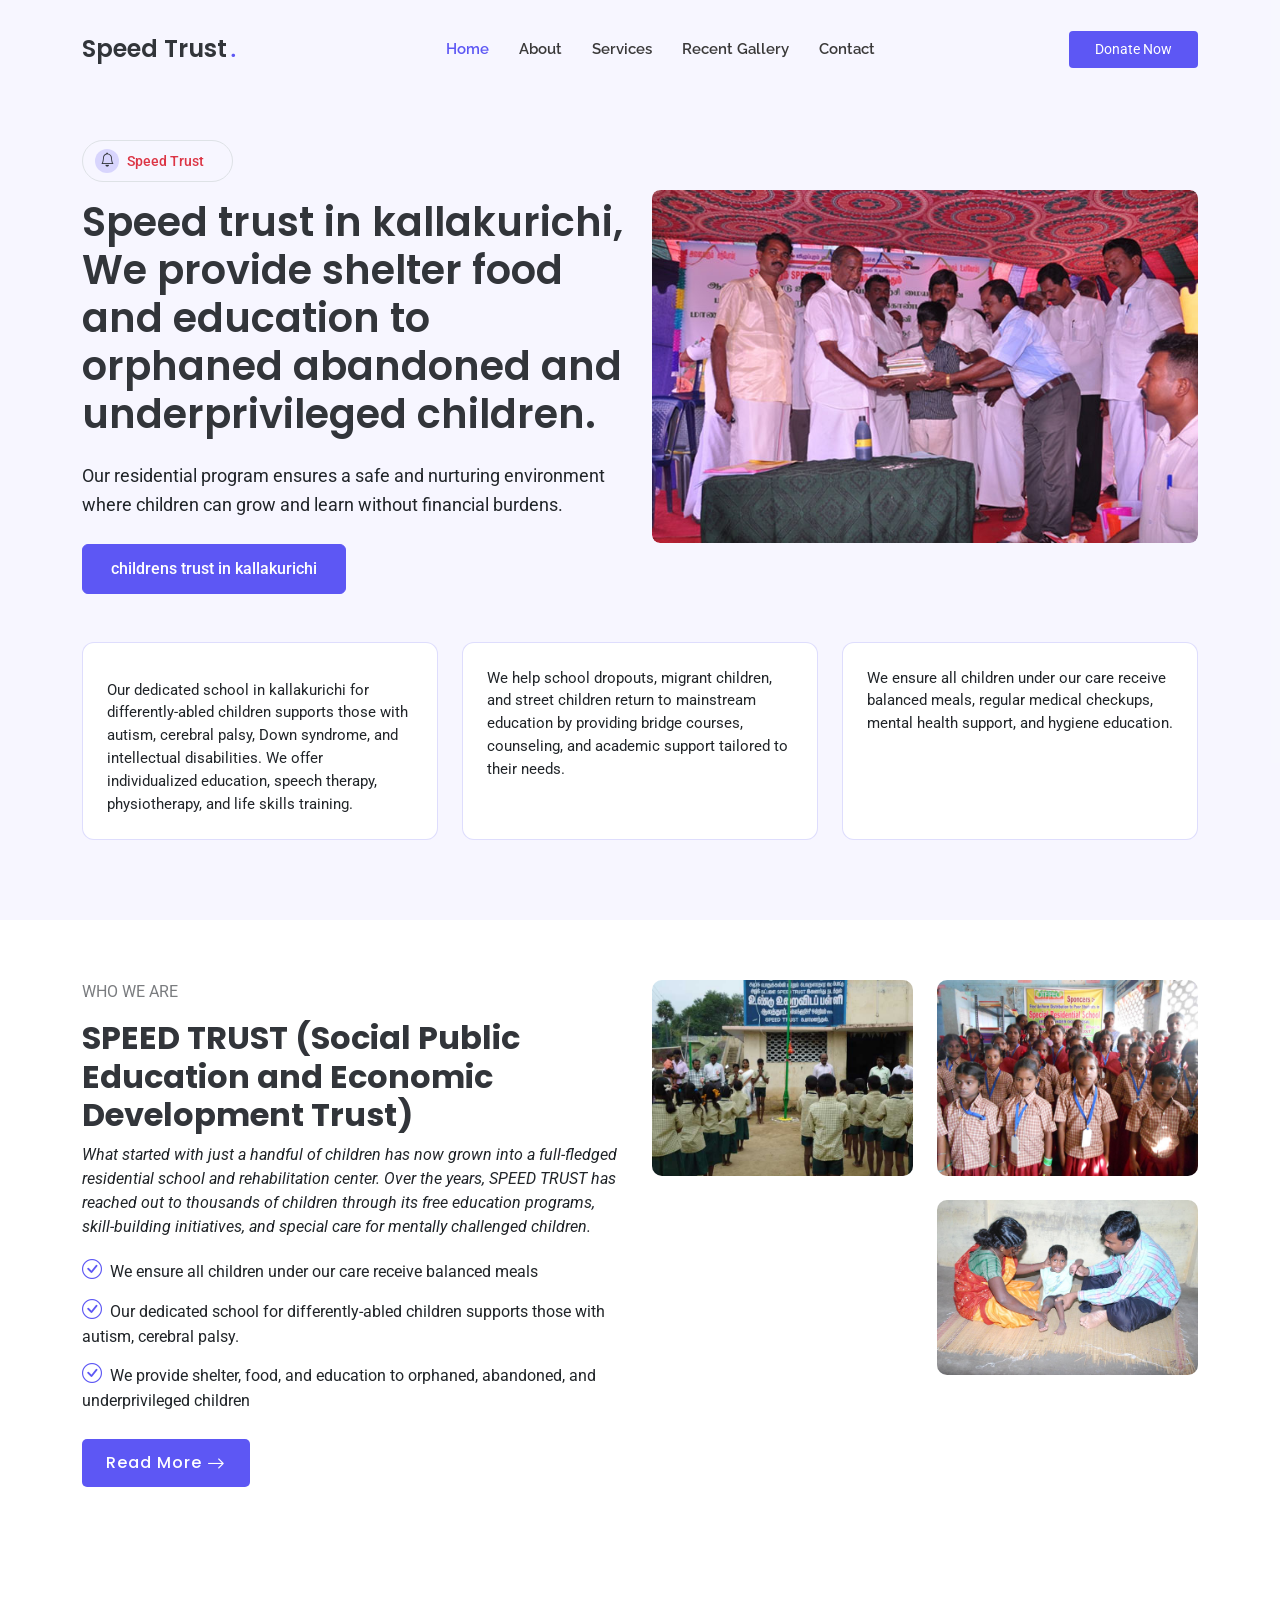
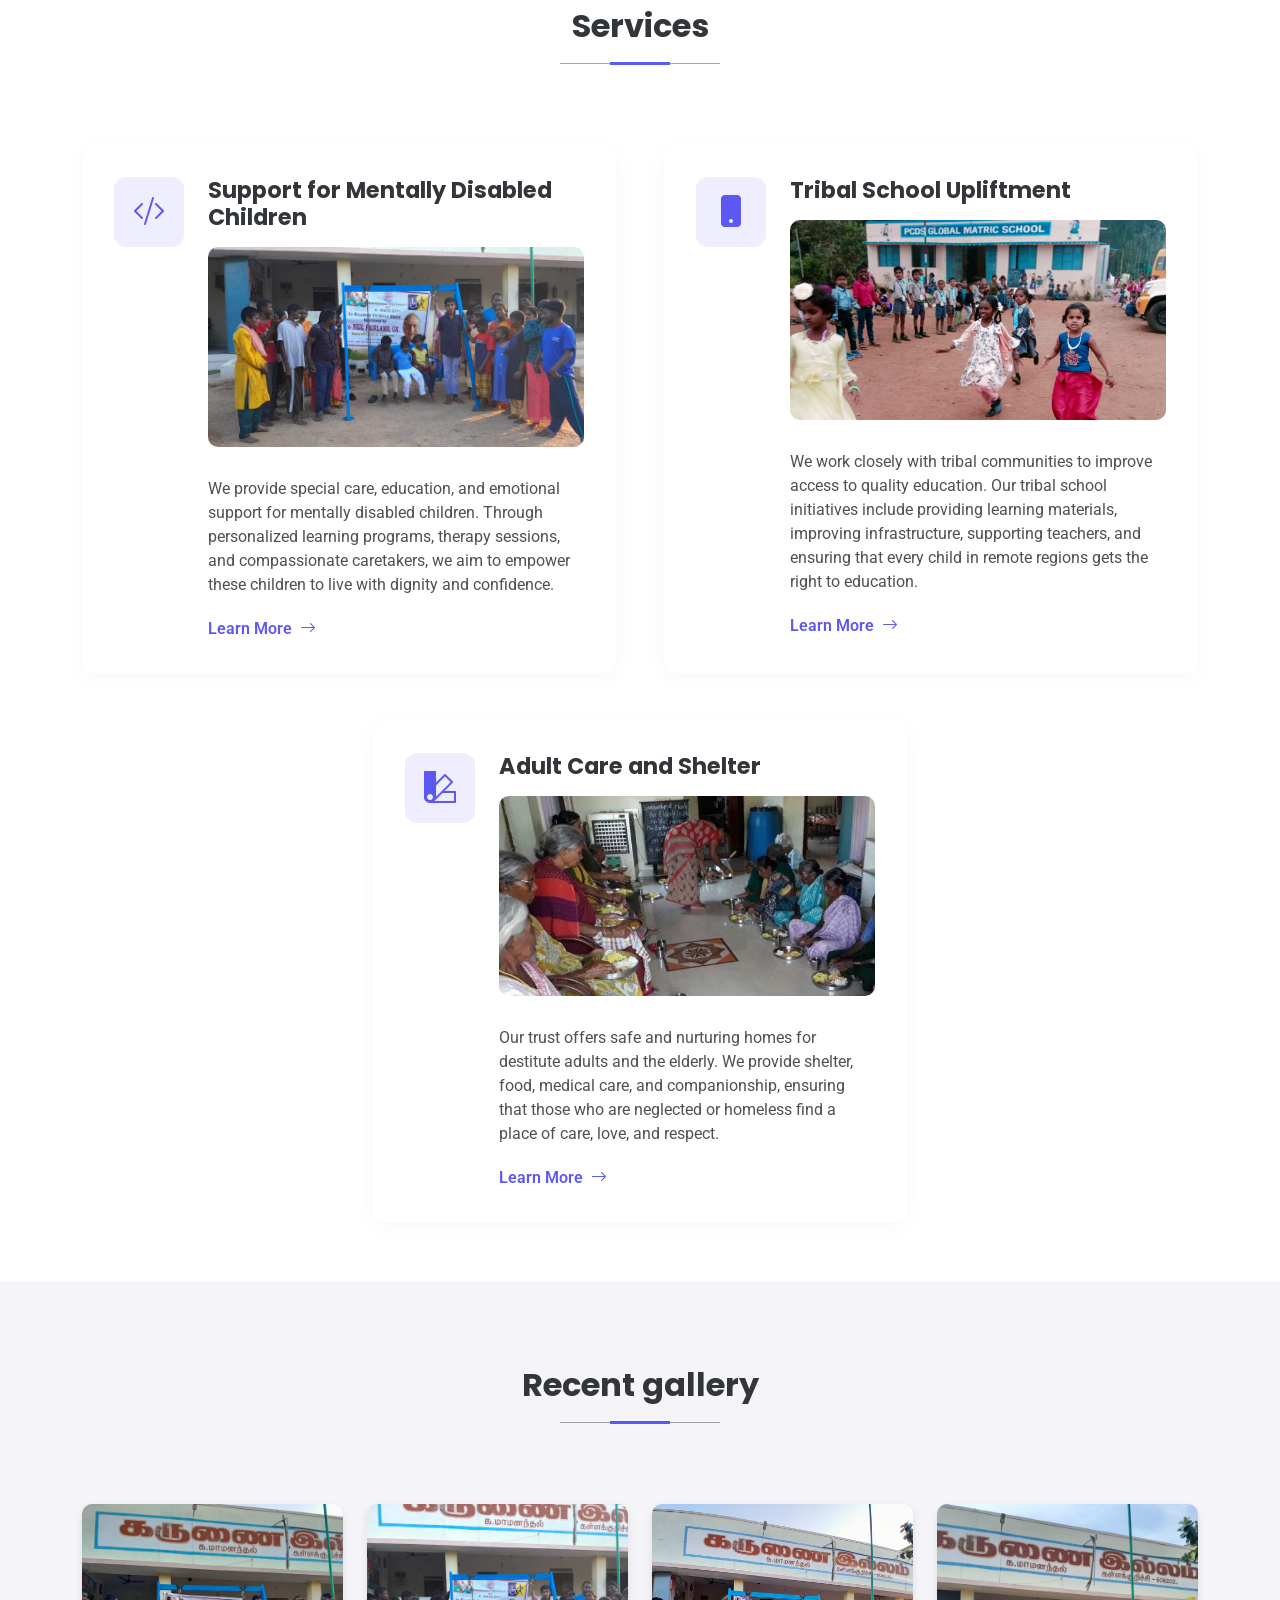
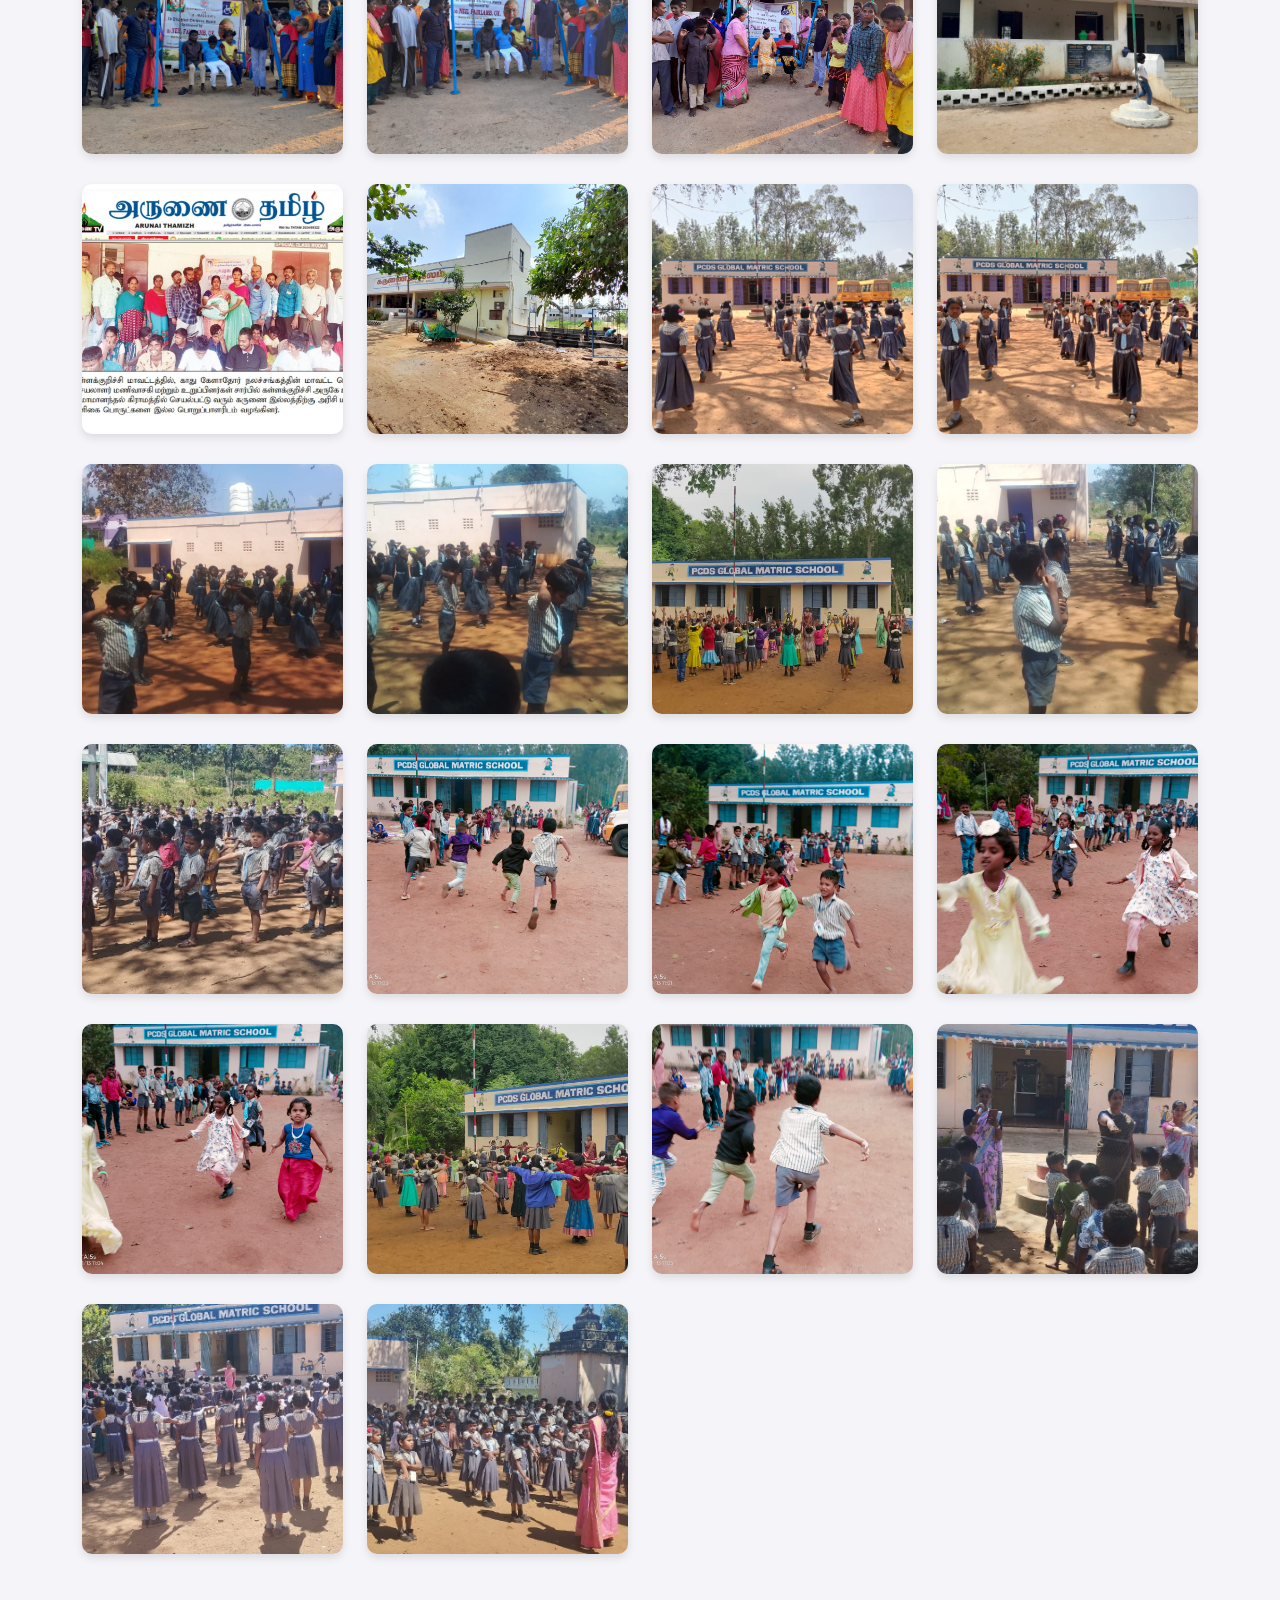
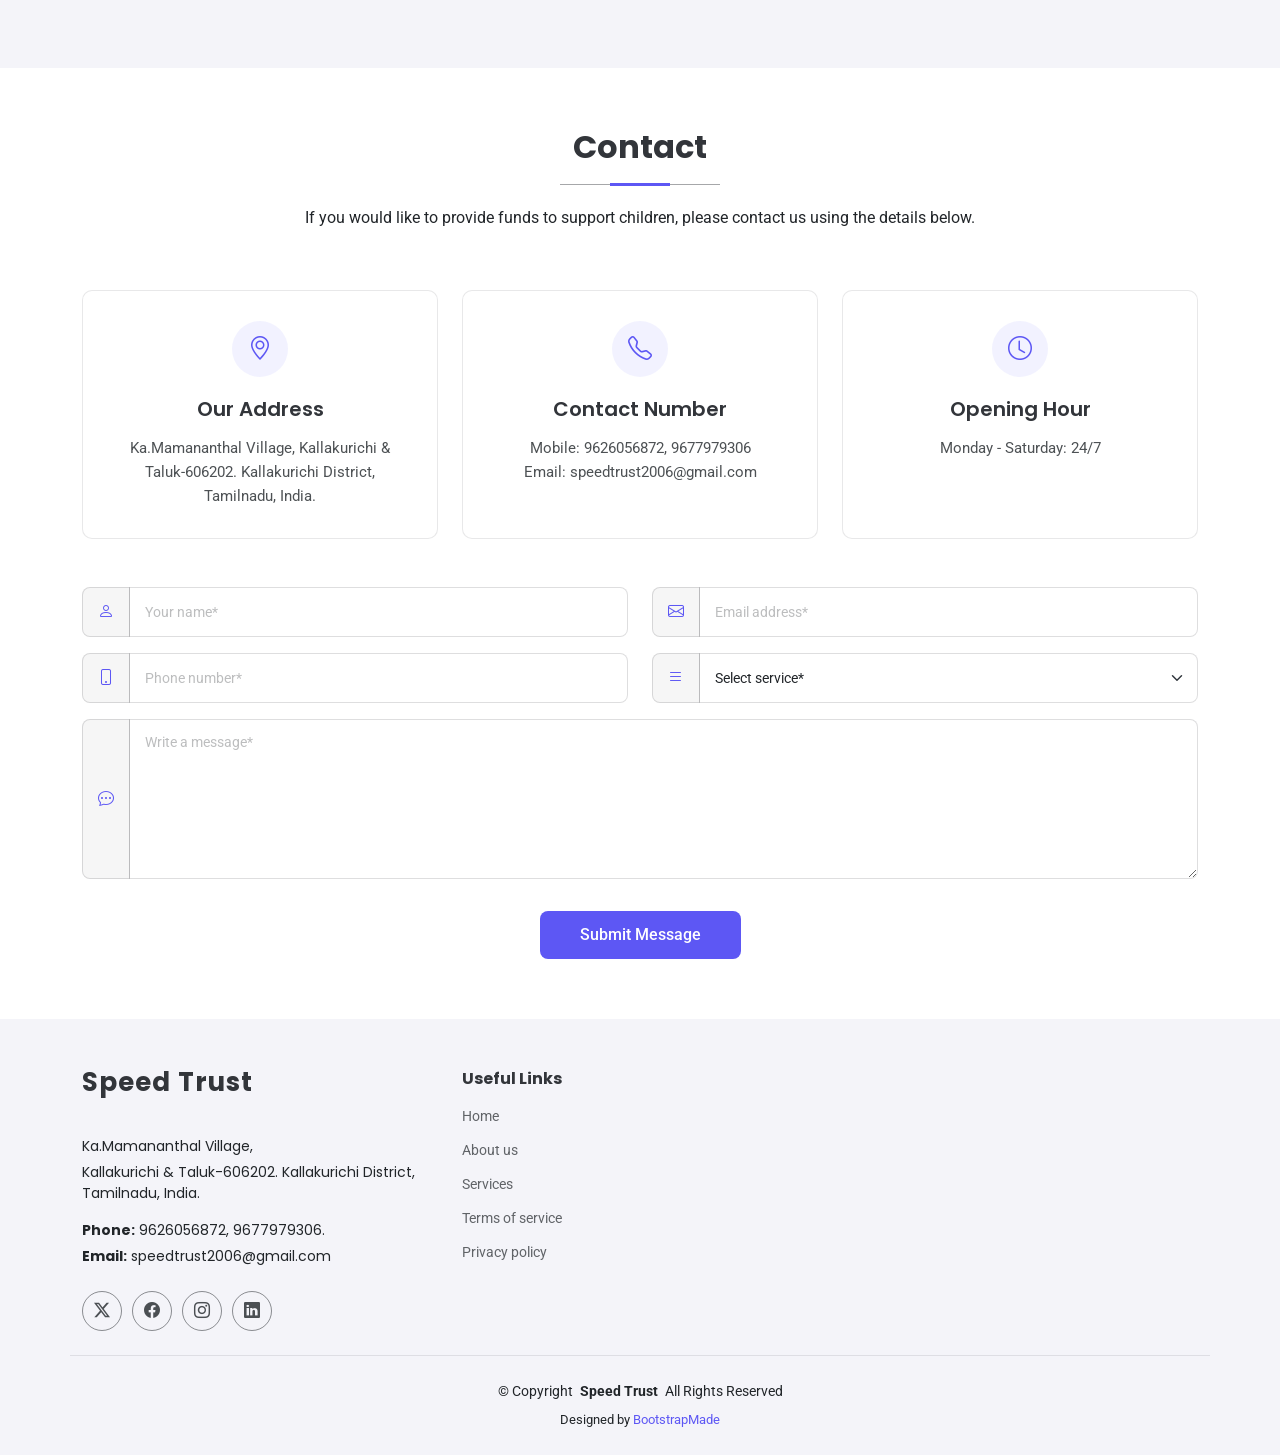
<file: index.html>
<!DOCTYPE html>
<html lang="en">

<head>
  <meta charset="utf-8">
  <meta content="width=device-width, initial-scale=1.0" name="viewport">
  <meta name="google-site-verification" content="dcDd5jofpj_YGEmzx1WwHC_lmPEjz2TJA7-fEEvXQxM" />
  <title>Speed Trust in kallakurichi - childrens trust in kallakurichi</title>
  <meta name="description" content="Children trust in kallakurichi, we provide shelter food and education for mentally disabled child">
  <meta name="keywords" content="speed trust in kallakurichi,childrens home in kallakurichi,tribal school in kallakurichi,trust in kallakurichi">

  <!-- Favicons -->
  <link href="assets/img/favicon.png" rel="icon">
  <link href="assets/img/apple-touch-icon.png" rel="apple-touch-icon">

  <!-- Fonts -->
  <link href="https://fonts.googleapis.com" rel="preconnect">
  <link href="https://fonts.gstatic.com" rel="preconnect" crossorigin>
  <link href="https://fonts.googleapis.com/css2?family=Roboto:ital,wght@0,100;0,300;0,400;0,500;0,700;0,900;1,100;1,300;1,400;1,500;1,700;1,900&family=Poppins:ital,wght@0,100;0,200;0,300;0,400;0,500;0,600;0,700;0,800;0,900;1,100;1,200;1,300;1,400;1,500;1,600;1,700;1,800;1,900&family=Raleway:ital,wght@0,100;0,200;0,300;0,400;0,500;0,600;0,700;0,800;0,900;1,100;1,200;1,300;1,400;1,500;1,600;1,700;1,800;1,900&display=swap" rel="stylesheet">

  <!-- Vendor CSS Files -->
  <link href="assets/vendor/bootstrap/css/bootstrap.min.css" rel="stylesheet">
  <link href="assets/vendor/bootstrap-icons/bootstrap-icons.css" rel="stylesheet">
  <link href="assets/vendor/aos/aos.css" rel="stylesheet">
  <link href="assets/vendor/glightbox/css/glightbox.min.css" rel="stylesheet">
  <link href="assets/vendor/swiper/swiper-bundle.min.css" rel="stylesheet">

  <!-- Main CSS File -->
  <link href="assets/css/main.css" rel="stylesheet">

  <!-- =======================================================
  * Template Name: Invent
  * Template URL: https://bootstrapmade.com/invent-bootstrap-business-template/
  * Updated: May 12 2025 with Bootstrap v5.3.6
  * Author: BootstrapMade.com
  * License: https://bootstrapmade.com/license/
  ======================================================== -->
</head>

<body class="index-page speed trust kallakurichi">

  <header id="header" class="header d-flex align-items-center fixed-top">
    <div class="container position-relative d-flex align-items-center justify-content-between">

      <a href="index.html" class="logo d-flex align-items-center me-auto me-xl-0">
        <!-- Uncomment the line below if you also wish to use an image logo -->
        <!-- <img src="assets/img/logo.webp" alt=""> -->
        <h1 class="sitename">Speed Trust</h1><span>.</span>
      </a>

      <nav id="navmenu" class="navmenu">
        <ul>
          <li><a href="#hero" class="active">Home</a></li>
          <li><a href="#about">About</a></li>
          <li><a href="#services">Services</a></li>
          <li><a href="#team">Recent Gallery</a></li>
    
            <!-- <ul>
              <li><a href="#">Dropdown 1</a></li>
              <li class="dropdown"><a href="#"><span>Deep Dropdown</span> <i class="bi bi-chevron-down toggle-dropdown"></i></a>
                <ul>
                  <li><a href="#">Deep Dropdown 1</a></li>
                  <li><a href="#">Deep Dropdown 2</a></li>
                  <li><a href="#">Deep Dropdown 3</a></li>
                  <li><a href="#">Deep Dropdown 4</a></li>
                  <li><a href="#">Deep Dropdown 5</a></li>
                </ul>
              </li>
              <li><a href="#">Dropdown 2</a></li>
              <li><a href="#">Dropdown 3</a></li>
              <li><a href="#">Dropdown 4</a></li>
            </ul> -->
            
          </li>
          <li><a href="#contact">Contact</a></li>
        </ul>
        <i class="mobile-nav-toggle d-xl-none bi bi-list"></i>
      </nav>

      <a class="btn-getstarted" href="#about">Donate Now</a>

    </div>
  </header>

  <main class="main">

    <!-- Hero Section -->
    <section id="hero" class="hero section">

      <div class="container" data-aos="fade-up" data-aos-delay="100">

        <div class="row align-items-center mb-5">
          <div class="col-lg-6 mb-4 mb-lg-0">
            <div class="badge-wrapper mb-3">
              <div class="d-inline-flex align-items-center rounded-pill border border-accent-light">
                <div class="icon-circle me-2">
                  <i class="bi bi-bell"></i>
                </div>
                <span class="badge-text me-3 text-danger">Speed Trust</span>
              </div>
            </div>

            <h1 class="hero-title mb-4">Speed trust in kallakurichi, <br> We provide shelter food and education to orphaned abandoned and underprivileged children.</h1>

            <p class="hero-description mb-4">Our residential program ensures a safe and nurturing environment where children can grow and learn without financial burdens.</p>

            <div class="cta-wrapper">
              <a href="#" class="btn btn-primary">childrens trust in kallakurichi</a>
            </div>
          </div>

          <div class="col-lg-6">
            <div class="hero-image">
              <img src="assets/img/img1.jpg" alt="Business Growth" class="img-fluid" loading="lazy">
            </div>
          </div>
        </div>

        <div class="row feature-boxes">
          <div class="col-lg-4 mb-4 mb-lg-0" data-aos="fade-up" data-aos-delay="200">
            <div class="feature-box">
             
              <div class="feature-content">
                <h3 class="feature-title"></h3>
                <p class="feature-text">Our dedicated school in kallakurichi for differently-abled children supports those with autism, cerebral palsy, Down syndrome, and intellectual disabilities. We offer individualized education, speech therapy, physiotherapy, and life skills training.</p>
              </div>
            </div>
          </div>

          <div class="col-lg-4 mb-4 mb-lg-0" data-aos="fade-up" data-aos-delay="300">
            <div class="feature-box">
              
              <div class="feature-content">
                
                <p class="feature-text">We help school dropouts, migrant children, and street children return to mainstream education by providing bridge courses, counseling, and academic support tailored to their needs.</p>
              </div>
            </div>
          </div>

          <div class="col-lg-4" data-aos="fade-up" data-aos-delay="400">
            <div class="feature-box">
              
              <div class="feature-content">
                
                <p class="feature-text">We ensure all children under our care receive balanced meals, regular medical checkups, mental health support, and hygiene education.</p>
              </div>
            </div>
          </div>
        </div>

      </div>

    </section><!-- /Hero Section -->

    <!-- About Section -->
    <section id="about" class="about section">

      <div class="container">

        <div class="row gy-4">

          <div class="col-lg-6 content" data-aos="fade-up" data-aos-delay="100">
            <p class="who-we-are">Who We Are</p>
            <h3>SPEED TRUST (Social Public Education and Economic Development Trust) </h3>
            <p class="fst-italic">
              What started with just a handful of children has now grown into a full-fledged residential school and rehabilitation center. Over the years, SPEED TRUST has reached out to thousands of children through its free education programs, skill-building initiatives, and special care for mentally challenged children.
            </p>
            <ul>
              <li><i class="bi bi-check-circle"></i> <span>We ensure all children under our care receive balanced meals</span></li>
              <li><i class="bi bi-check-circle"></i> <span>Our dedicated school for differently-abled children supports those with autism, cerebral palsy.</span></li>
              <li><i class="bi bi-check-circle"></i> <span>We provide shelter, food, and education to orphaned, abandoned, and underprivileged children</span></li>
            </ul>
            <a href="#" class="read-more"><span>Read More</span><i class="bi bi-arrow-right"></i></a>
          </div>

          <div class="col-lg-6 about-images" data-aos="fade-up" data-aos-delay="200">
            <div class="row gy-4">
              <div class="col-lg-6">
                <img src="assets/img/about-1.jpg" class="img-fluid" alt="">
              </div>
              <div class="col-lg-6">
                <div class="row gy-4">
                  <div class="col-lg-12">
                    <img src="assets/img/about-2.jpg" class="img-fluid" alt="">
                  </div>
                  <div class="col-lg-12">
                    <img src="assets/img/about-3.jpg" class="img-fluid" alt="">
                  </div>
                </div>
              </div>
            </div>

          </div>

        </div>

      </div>
    </section><!-- /About Section -->

    



    <!-- Services Section -->
    <section id="services" class="services section">

      <!-- Section Title -->
      <div class="container section-title" data-aos="fade-up">
        <h2>Services</h2>
        
      </div><!-- End Section Title -->

      <div class="container" data-aos="fade-up" data-aos-delay="100">

        <div class="row justify-content-center g-5">

          <div class="col-md-6" data-aos="fade-right" data-aos-delay="100">
            <div class="service-item">
              <div class="service-icon">
                <i class="bi bi-code-slash"></i>
              </div>
              <div class="service-content">
                <h3>Support for Mentally Disabled Children</h3>
                <img class="img-fluid" style="
                border-radius: 10px;
                height: 200px;
                width: 100%;
                object-fit: cover;
                margin-bottom: 30px;
                " src="assets/img/gallery/IMG-20250528-WA0002.jpg" alt="image">
                <p>We provide special care, education, and emotional support for mentally disabled children. Through personalized learning programs, therapy sessions, and compassionate caretakers, we aim to empower these children to live with dignity and confidence.</p>
                <a href="#" class="service-link">
                  <span>Learn More</span>
                  <i class="bi bi-arrow-right"></i>
                </a>
              </div>
            </div>
          </div><!-- End Service Item -->

          <div class="col-md-6" data-aos="fade-left" data-aos-delay="100">
            <div class="service-item">
              <div class="service-icon">
                <i class="bi bi-phone-fill"></i>
              </div>
              <div class="service-content">
                <h3>Tribal School Upliftment</h3>
                 <img class="img-fluid" style="
                border-radius: 10px;
                height: 200px;
                width: 100%;
                object-fit:cover;
                object-position: top;
                margin-bottom: 30px;
                " src="assets/img/gallery/IMG-20250528-WA0022.jpg" alt="image">
                <p> We work closely with tribal communities to improve access to quality education. Our tribal school initiatives include providing learning materials, improving infrastructure, supporting teachers, and ensuring that every child in remote regions gets the right to education.</p>
                <a href="#" class="service-link">
                  <span>Learn More</span>
                  <i class="bi bi-arrow-right"></i>
                </a>
              </div>
            </div>
          </div><!-- End Service Item -->

          <div class="col-md-6" data-aos="fade-right" data-aos-delay="200">
            <div class="service-item">
              <div class="service-icon">
                <i class="bi bi-palette2"></i>
              </div>
              <div class="service-content">
                <h3>Adult Care and Shelter</h3>
                <img class="img-fluid" style="
                border-radius: 10px;
                height: 200px;
                width: 100%;
                object-fit: cover;
                object-position: top;
                margin-bottom: 30px;
                " src="assets/img/gallery/Donate to oldage home of 20 poor oldage people in India.jpg" alt="image">
                <p>Our trust offers safe and nurturing homes for destitute adults and the elderly. We provide shelter, food, medical care, and companionship, ensuring that those who are neglected or homeless find a place of care, love, and respect.</p>
                <a href="#" class="service-link">
                  <span>Learn More</span>
                  <i class="bi bi-arrow-right"></i>
                </a>
              </div>
            </div>
          </div><!-- End Service Item -->


        </div>

      </div>

    </section><!-- /Services Section -->


    <!-- Team Section -->
    <section id="team" class="team section light-background">

<div class="container py-4">
  <div class="container section-title" data-aos="fade-up">
        <h2>Recent gallery</h2>
        
      </div>
  <div class="row">
    <!-- 15 Gallery Images -->
    <!-- Replace the src URL with your actual image URLs -->
    <!-- 1 -->
    <div class="col-12 col-sm-6 col-md-4 col-lg-3 gallery-item">
      <img src="assets/img/gallery/IMG-20250528-WA0000.jpg" alt="Image 1" class="gallery-img img-fluid">
    </div>
    <!-- 2 -->
    <div class="col-12 col-sm-6 col-md-4 col-lg-3 gallery-item">
      <img src="assets/img/gallery/IMG-20250528-WA0002.jpg" alt="Image 2" class="gallery-img img-fluid">
    </div>
    <!-- 3 -->
    <div class="col-12 col-sm-6 col-md-4 col-lg-3 gallery-item">
      <img src="assets/img/gallery/IMG-20250528-WA0004.jpg" alt="Image 3" class="gallery-img img-fluid">
    </div>
    <!-- 4 -->
    <div class="col-12 col-sm-6 col-md-4 col-lg-3 gallery-item">
      <img src="assets/img/gallery/IMG-20250528-WA0005.jpg" alt="Image 4" class="gallery-img img-fluid">
    </div>
    <!-- 5 -->
    <div class="col-12 col-sm-6 col-md-4 col-lg-3 gallery-item">
      <img src="assets/img/gallery/IMG-20250528-WA0007.jpg" alt="Image 5" class="gallery-img img-fluid">
    </div>
    <!-- 6 -->
    <div class="col-12 col-sm-6 col-md-4 col-lg-3 gallery-item">
      <img src="assets/img/gallery/IMG-20250528-WA0009.jpg" alt="Image 6" class="gallery-img img-fluid">
    </div>
    <!-- 7 -->
    <div class="col-12 col-sm-6 col-md-4 col-lg-3 gallery-item">
      <img src="assets/img/gallery/IMG-20250528-WA0010.jpg" alt="Image 7" class="gallery-img img-fluid">
    </div>
    <!-- 8 -->
    <div class="col-12 col-sm-6 col-md-4 col-lg-3 gallery-item">
      <img src="assets/img/gallery/IMG-20250528-WA0011.jpg" alt="Image 8" class="gallery-img img-fluid">
    </div>
    <!-- 9 -->
    <div class="col-12 col-sm-6 col-md-4 col-lg-3 gallery-item">
      <img src="assets/img/gallery/IMG-20250528-WA0012.jpg" alt="Image 9" class="gallery-img img-fluid">
    </div>
    <!-- 10 -->
    <div class="col-12 col-sm-6 col-md-4 col-lg-3 gallery-item">
      <img src="assets/img/gallery/IMG-20250528-WA0013.jpg" alt="Image 10" class="gallery-img img-fluid">
    </div>
    <!-- 11 -->
    <div class="col-12 col-sm-6 col-md-4 col-lg-3 gallery-item">
      <img src="assets/img/gallery/IMG-20250528-WA0014.jpg" alt="Image 11" class="gallery-img img-fluid">
    </div>
    <!-- 12 -->
    <div class="col-12 col-sm-6 col-md-4 col-lg-3 gallery-item">
      <img src="assets/img/gallery/IMG-20250528-WA0015.jpg" alt="Image 12" class="gallery-img img-fluid">
    </div>
    <!-- 13 -->
    <div class="col-12 col-sm-6 col-md-4 col-lg-3 gallery-item">
      <img src="assets/img/gallery/IMG-20250528-WA0016.jpg" alt="Image 13" class="gallery-img img-fluid">
    </div>
    <!-- 14 -->
    <div class="col-12 col-sm-6 col-md-4 col-lg-3 gallery-item">
      <img src="assets/img/gallery/IMG-20250528-WA0019.jpg" alt="Image 14" class="gallery-img img-fluid">
    </div>
    <!-- 15 -->
    <div class="col-12 col-sm-6 col-md-4 col-lg-3 gallery-item">
      <img src="assets/img/gallery/IMG-20250528-WA0020.jpg" alt="Image 15" class="gallery-img img-fluid">
    </div>

     <div class="col-12 col-sm-6 col-md-4 col-lg-3 gallery-item">
      <img src="assets/img/gallery/IMG-20250528-WA0021.jpg" alt="Image 15" class="gallery-img img-fluid">
    </div>
     <div class="col-12 col-sm-6 col-md-4 col-lg-3 gallery-item">
      <img src="assets/img/gallery/IMG-20250528-WA0022.jpg" alt="Image 15" class="gallery-img img-fluid">
    </div>
     <div class="col-12 col-sm-6 col-md-4 col-lg-3 gallery-item">
      <img src="assets/img/gallery/IMG-20250528-WA0023.jpg" alt="Image 15" class="gallery-img img-fluid">
    </div>
     <div class="col-12 col-sm-6 col-md-4 col-lg-3 gallery-item">
      <img src="assets/img/gallery/IMG-20250528-WA0024.jpg" alt="Image 15" class="gallery-img img-fluid">
    </div>
     <div class="col-12 col-sm-6 col-md-4 col-lg-3 gallery-item">
      <img src="assets/img/gallery/IMG-20250528-WA0025.jpg" alt="Image 15" class="gallery-img img-fluid">
    </div>
     <div class="col-12 col-sm-6 col-md-4 col-lg-3 gallery-item">
      <img src="assets/img/gallery/IMG-20250528-WA0026.jpg" alt="Image 15" class="gallery-img img-fluid">
    </div>
     <div class="col-12 col-sm-6 col-md-4 col-lg-3 gallery-item">
      <img src="assets/img/gallery/IMG-20250528-WA0027.jpg" alt="Image 15" class="gallery-img img-fluid">
    </div>
  </div>
</div>

      

        

    

    </section><!-- /Team Section -->

  
             

    <!-- Contact Section -->
    <section id="contact" class="contact section">

      <!-- Section Title -->
      <div class="container section-title" data-aos="fade-up">
        <h2>Contact</h2>
        <p>If you would like to provide funds to support children, please contact us using the details below.</p>
      </div><!-- End Section Title -->

      <div class="container" data-aos="fade-up" data-aos-delay="100">

        <div class="row gy-4 mb-5">
          <div class="col-lg-4" data-aos="fade-up" data-aos-delay="100">
            <div class="info-card">
              <div class="icon-box">
                <i class="bi bi-geo-alt"></i>
              </div>
              <h3>Our Address</h3>
              <p>
                Ka.Mamananthal Village,
                Kallakurichi & Taluk-606202.
              Kallakurichi District,
              Tamilnadu, India.</p>
            </div>
          </div>

          <div class="col-lg-4" data-aos="fade-up" data-aos-delay="200">
            <div class="info-card">
              <div class="icon-box">
                <i class="bi bi-telephone"></i>
              </div>
              <h3>Contact Number</h3>
              <p>Mobile: 9626056872, 9677979306<br>
                Email: speedtrust2006@gmail.com</p>
            </div>
          </div>

          <div class="col-lg-4" data-aos="fade-up" data-aos-delay="300">
            <div class="info-card">
              <div class="icon-box">
                <i class="bi bi-clock"></i>
              </div>
              <h3>Opening Hour</h3>
              <p>Monday - Saturday: 24/7<br>
                </p>
            </div>
          </div>
        </div>

        <div class="row">
          <div class="col-lg-12">
            <div class="form-wrapper" data-aos="fade-up" data-aos-delay="400">
              <form action="forms/contact.php" method="post" role="form" class="php-email-form">
                <div class="row">
                  <div class="col-md-6 form-group">
                    <div class="input-group">
                      <span class="input-group-text"><i class="bi bi-person"></i></span>
                      <input type="text" name="name" class="form-control" placeholder="Your name*" required="">
                    </div>
                  </div>
                  <div class="col-md-6 form-group">
                    <div class="input-group">
                      <span class="input-group-text"><i class="bi bi-envelope"></i></span>
                      <input type="email" class="form-control" name="email" placeholder="Email address*" required="">
                    </div>
                  </div>
                </div>
                <div class="row mt-3">
                  <div class="col-md-6 form-group">
                    <div class="input-group">
                      <span class="input-group-text"><i class="bi bi-phone"></i></span>
                      <input type="text" class="form-control" name="phone" placeholder="Phone number*" required="">
                    </div>
                  </div>
                  <div class="col-md-6 form-group">
                    <div class="input-group">
                      <span class="input-group-text"><i class="bi bi-list"></i></span>
                      <select name="subject" class="form-control" required="">
                        <option value="">Select service*</option>
                        <option value="Service 1">Consulting</option>
                        <option value="Service 2">Development</option>
                        <option value="Service 3">Marketing</option>
                        <option value="Service 4">Support</option>
                      </select>
                    </div>
                  </div>
                  <div class="form-group mt-3">
                    <div class="input-group">
                      <span class="input-group-text"><i class="bi bi-chat-dots"></i></span>
                      <textarea class="form-control" name="message" rows="6" placeholder="Write a message*" required=""></textarea>
                    </div>
                  </div>
                  <div class="my-3">
                    <div class="loading">Loading</div>
                    <div class="error-message"></div>
                    <div class="sent-message">Your message has been sent. Thank you!</div>
                  </div>
                  <div class="text-center">
                    <button type="submit">Submit Message</button>
                  </div>

                </div>
              </form>
            </div>
          </div>

        </div>

      </div>
    </section><!-- /Contact Section -->

  </main>

  <footer id="footer" class="footer light-background">

    <div class="container footer-top">
      <div class="row gy-4">
        <div class="col-lg-4 col-md-6 footer-about">
          <a href="index.html" class="logo d-flex align-items-center">
            <span class="sitename">Speed Trust</span>
          </a>
          <div class="footer-contact pt-3">
            <p>Ka.Mamananthal Village,</p>
            <p>

              Kallakurichi & Taluk-606202.
              Kallakurichi District,
              Tamilnadu, India.</p>
            <p class="mt-3"><strong>Phone:</strong> <span>9626056872, 9677979306.</span></p>
            <p><strong>Email:</strong> <span>speedtrust2006@gmail.com</span></p>
          </div>
          <div class="social-links d-flex mt-4">
            <a href=""><i class="bi bi-twitter-x"></i></a>
            <a href=""><i class="bi bi-facebook"></i></a>
            <a href=""><i class="bi bi-instagram"></i></a>
            <a href=""><i class="bi bi-linkedin"></i></a>
          </div>
        </div>

        <div class="col-lg-2 col-md-3 footer-links">
          <h4>Useful Links</h4>
          <ul>
            <li><a href="#">Home</a></li>
            <li><a href="#">About us</a></li>
            <li><a href="#">Services</a></li>
            <li><a href="#">Terms of service</a></li>
            <li><a href="#">Privacy policy</a></li>
          </ul>
        </div>

        

        

        

      </div>
    </div>

    <div class="container copyright text-center mt-4">
      <p>© <span>Copyright</span> <strong class="px-1 sitename">Speed Trust</strong> <span>All Rights Reserved</span></p>
      <div class="credits">
        <!-- All the links in the footer should remain intact. -->
        <!-- You can delete the links only if you've purchased the pro version. -->
        <!-- Licensing information: https://bootstrapmade.com/license/ -->
        <!-- Purchase the pro version with working PHP/AJAX contact form: [buy-url] -->
        Designed by <a href="https://bootstrapmade.com/">BootstrapMade</a>
        
      </div>
    </div>

  </footer>

  <!-- Scroll Top -->
  <a href="#" id="scroll-top" class="scroll-top d-flex align-items-center justify-content-center"><i class="bi bi-arrow-up-short"></i></a>

  <!-- Preloader -->
  <div id="preloader"></div>

  <!-- Vendor JS Files -->
  <script src="assets/vendor/bootstrap/js/bootstrap.bundle.min.js"></script>
  <script src="assets/vendor/php-email-form/validate.js"></script>
  <script src="assets/vendor/aos/aos.js"></script>
  <script src="assets/vendor/glightbox/js/glightbox.min.js"></script>
  <script src="assets/vendor/imagesloaded/imagesloaded.pkgd.min.js"></script>
  <script src="assets/vendor/isotope-layout/isotope.pkgd.min.js"></script>
  <script src="assets/vendor/swiper/swiper-bundle.min.js"></script>

  <!-- Main JS File -->
  <script src="assets/js/main.js"></script>

</body>

</html>
</file>
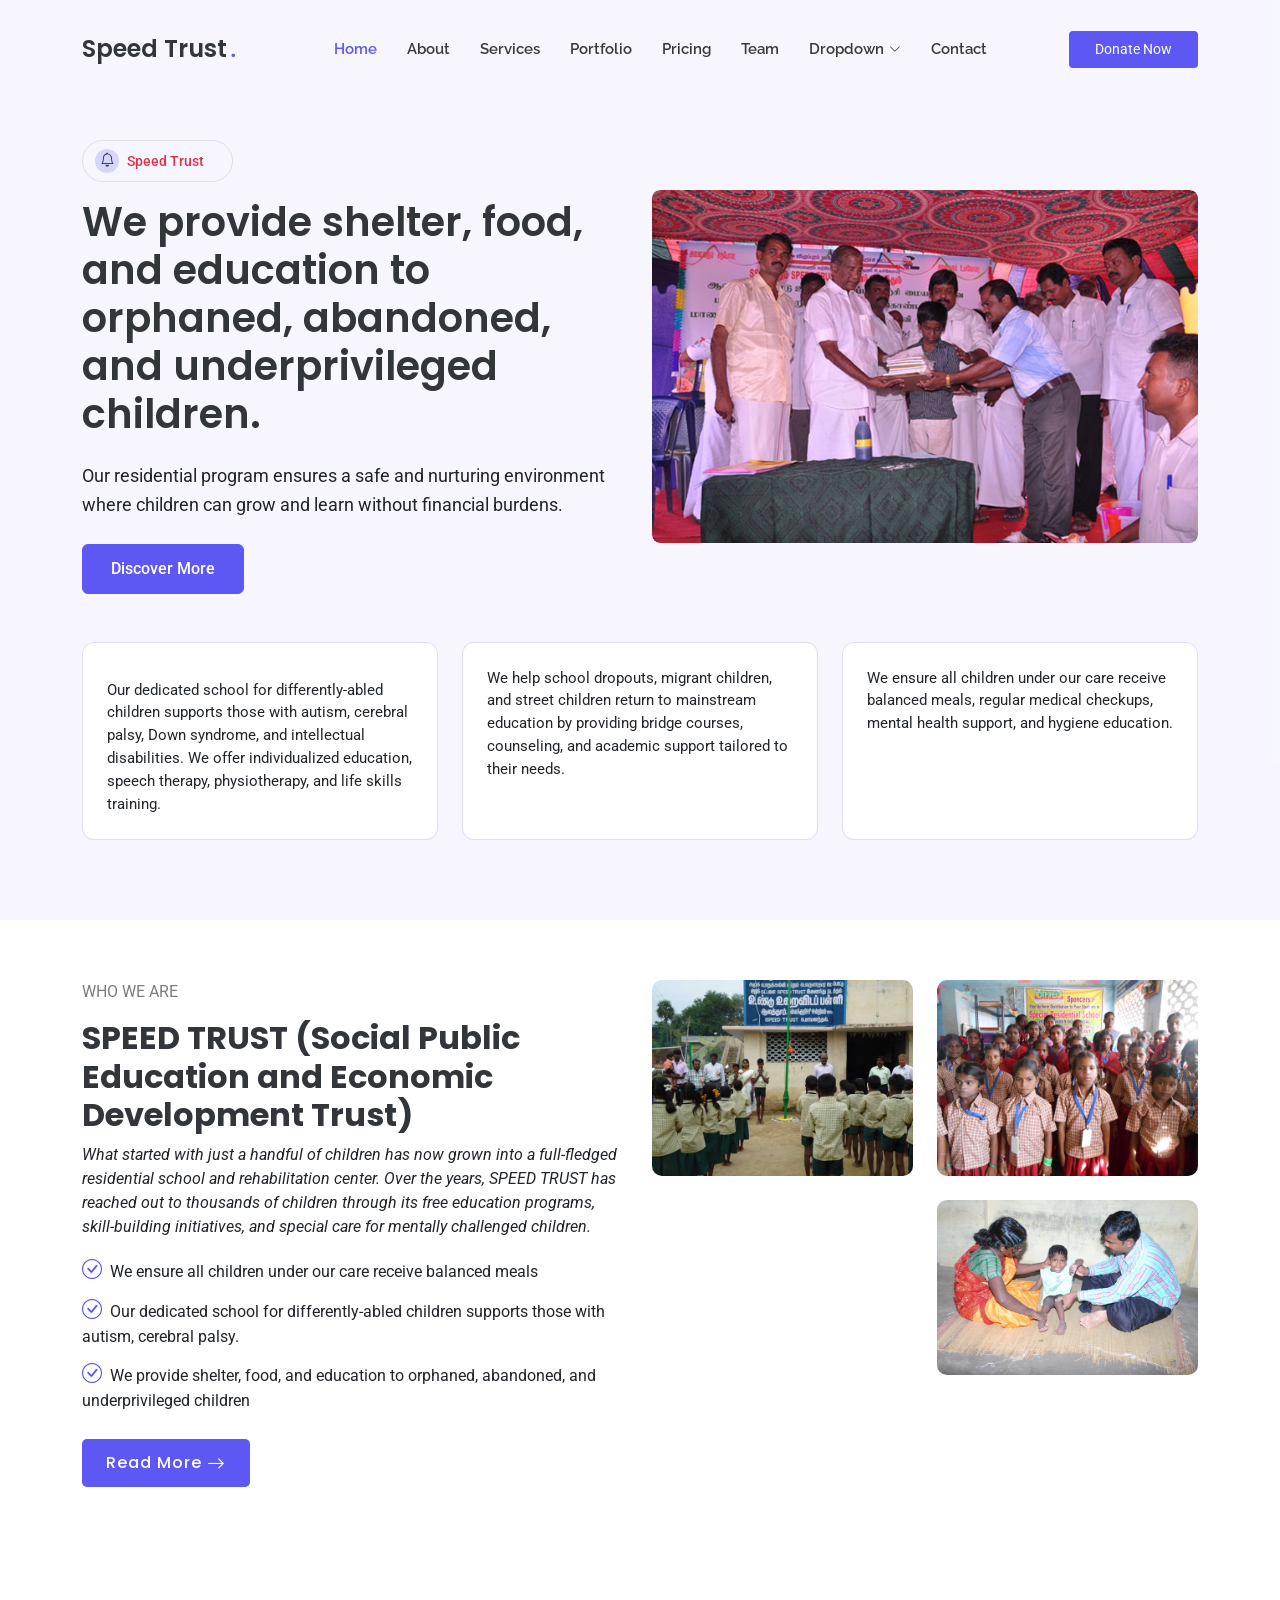
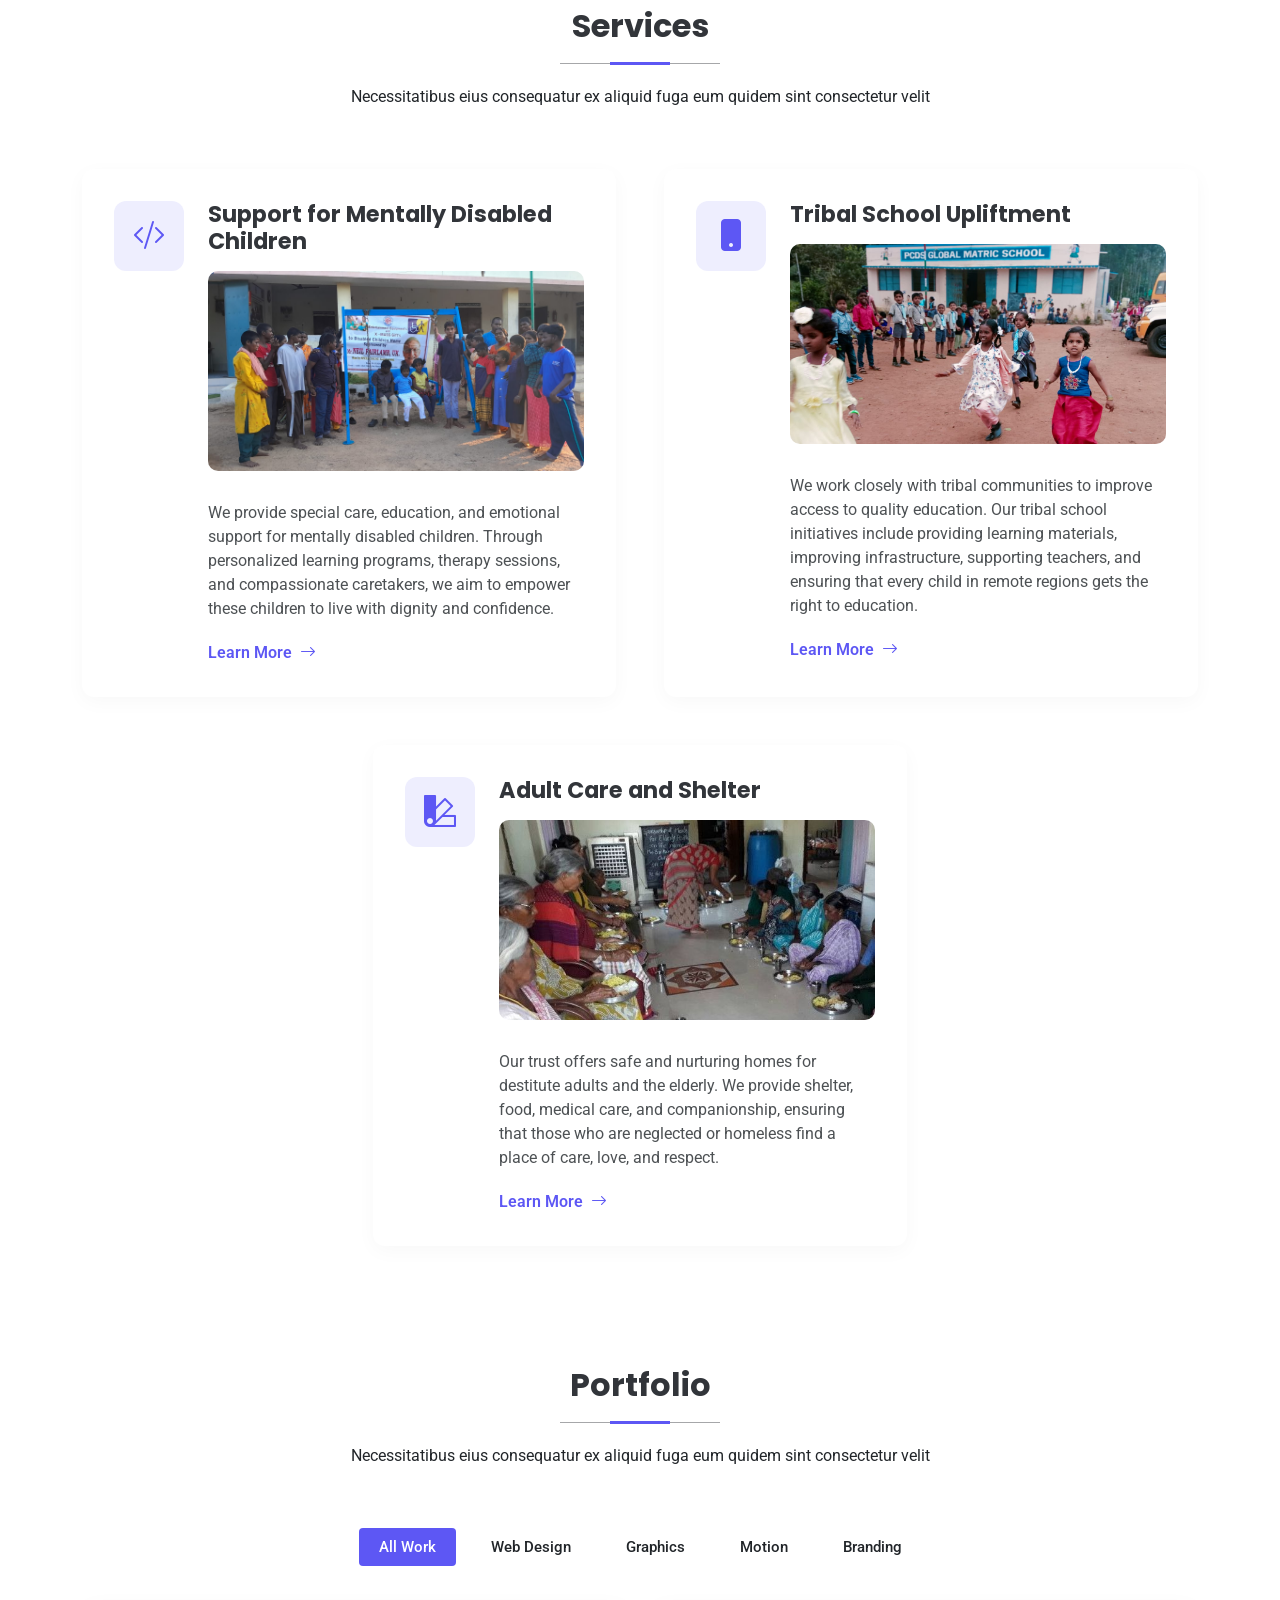
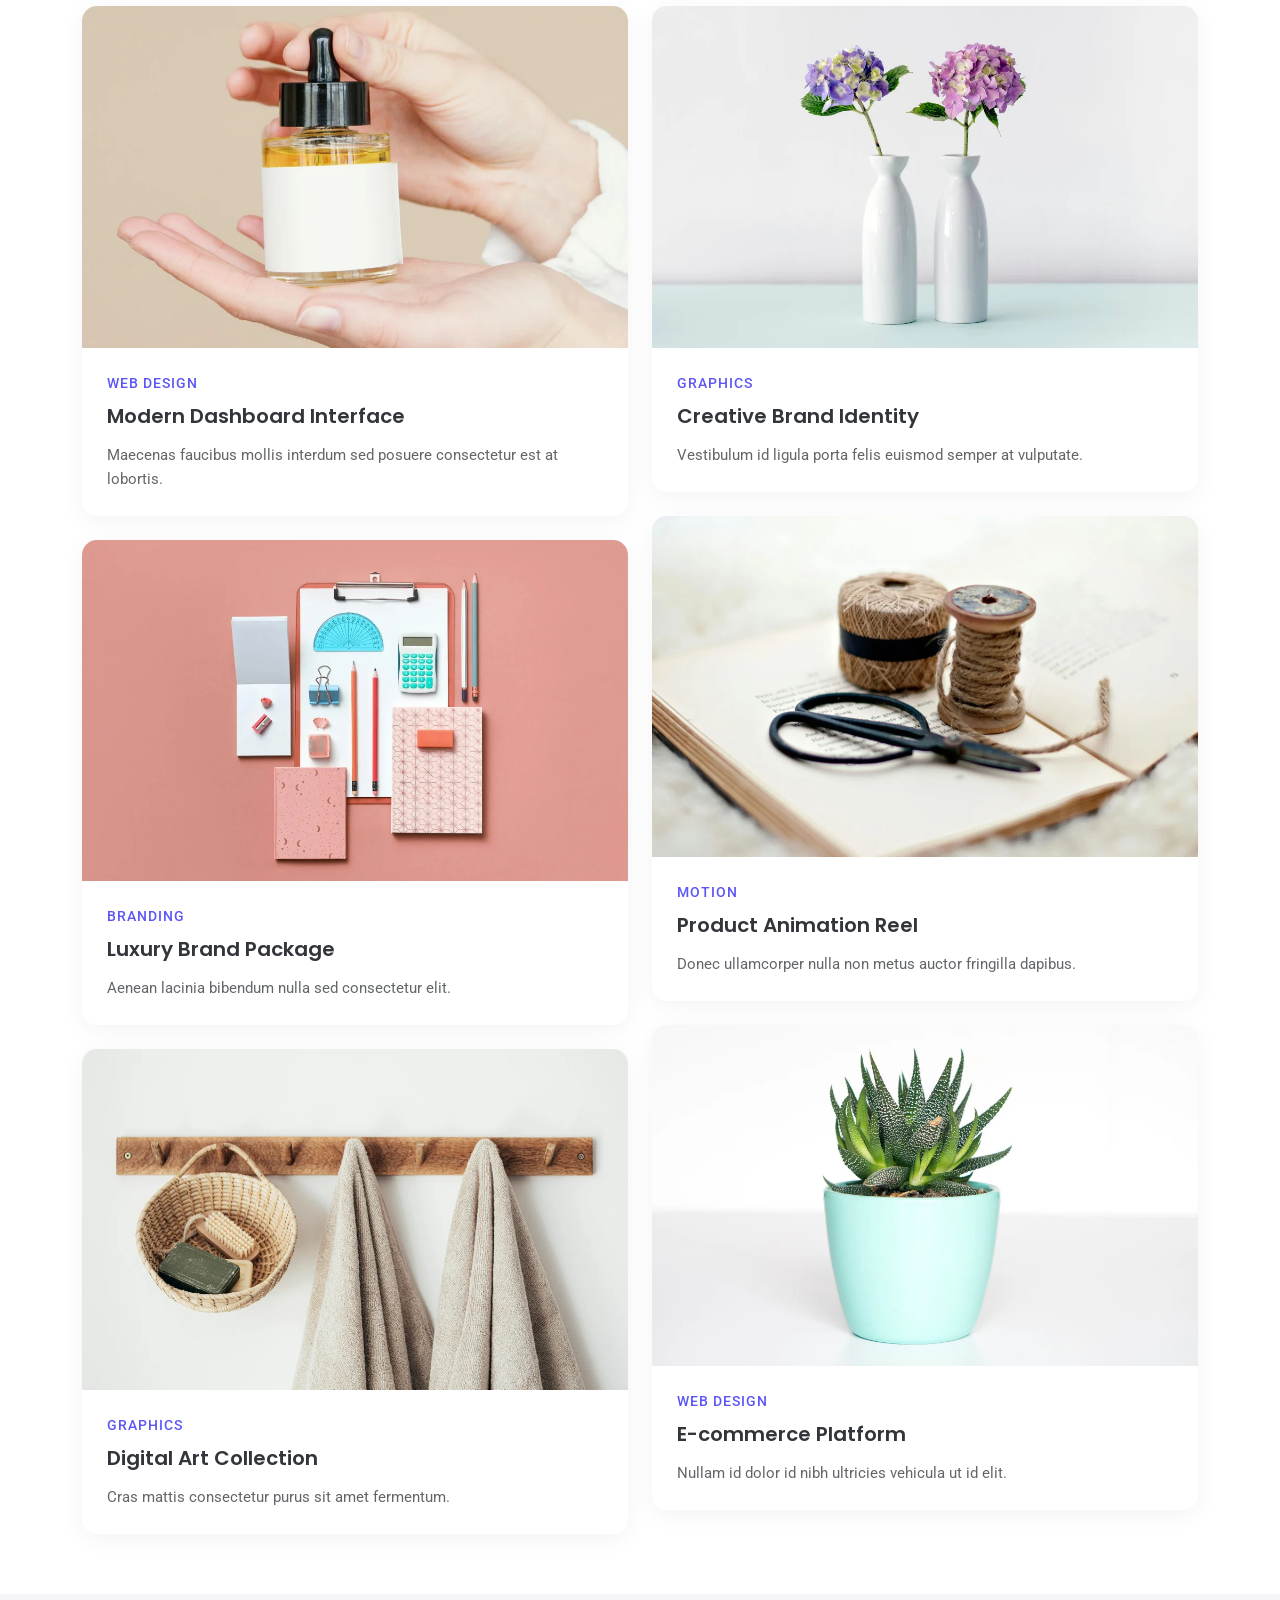
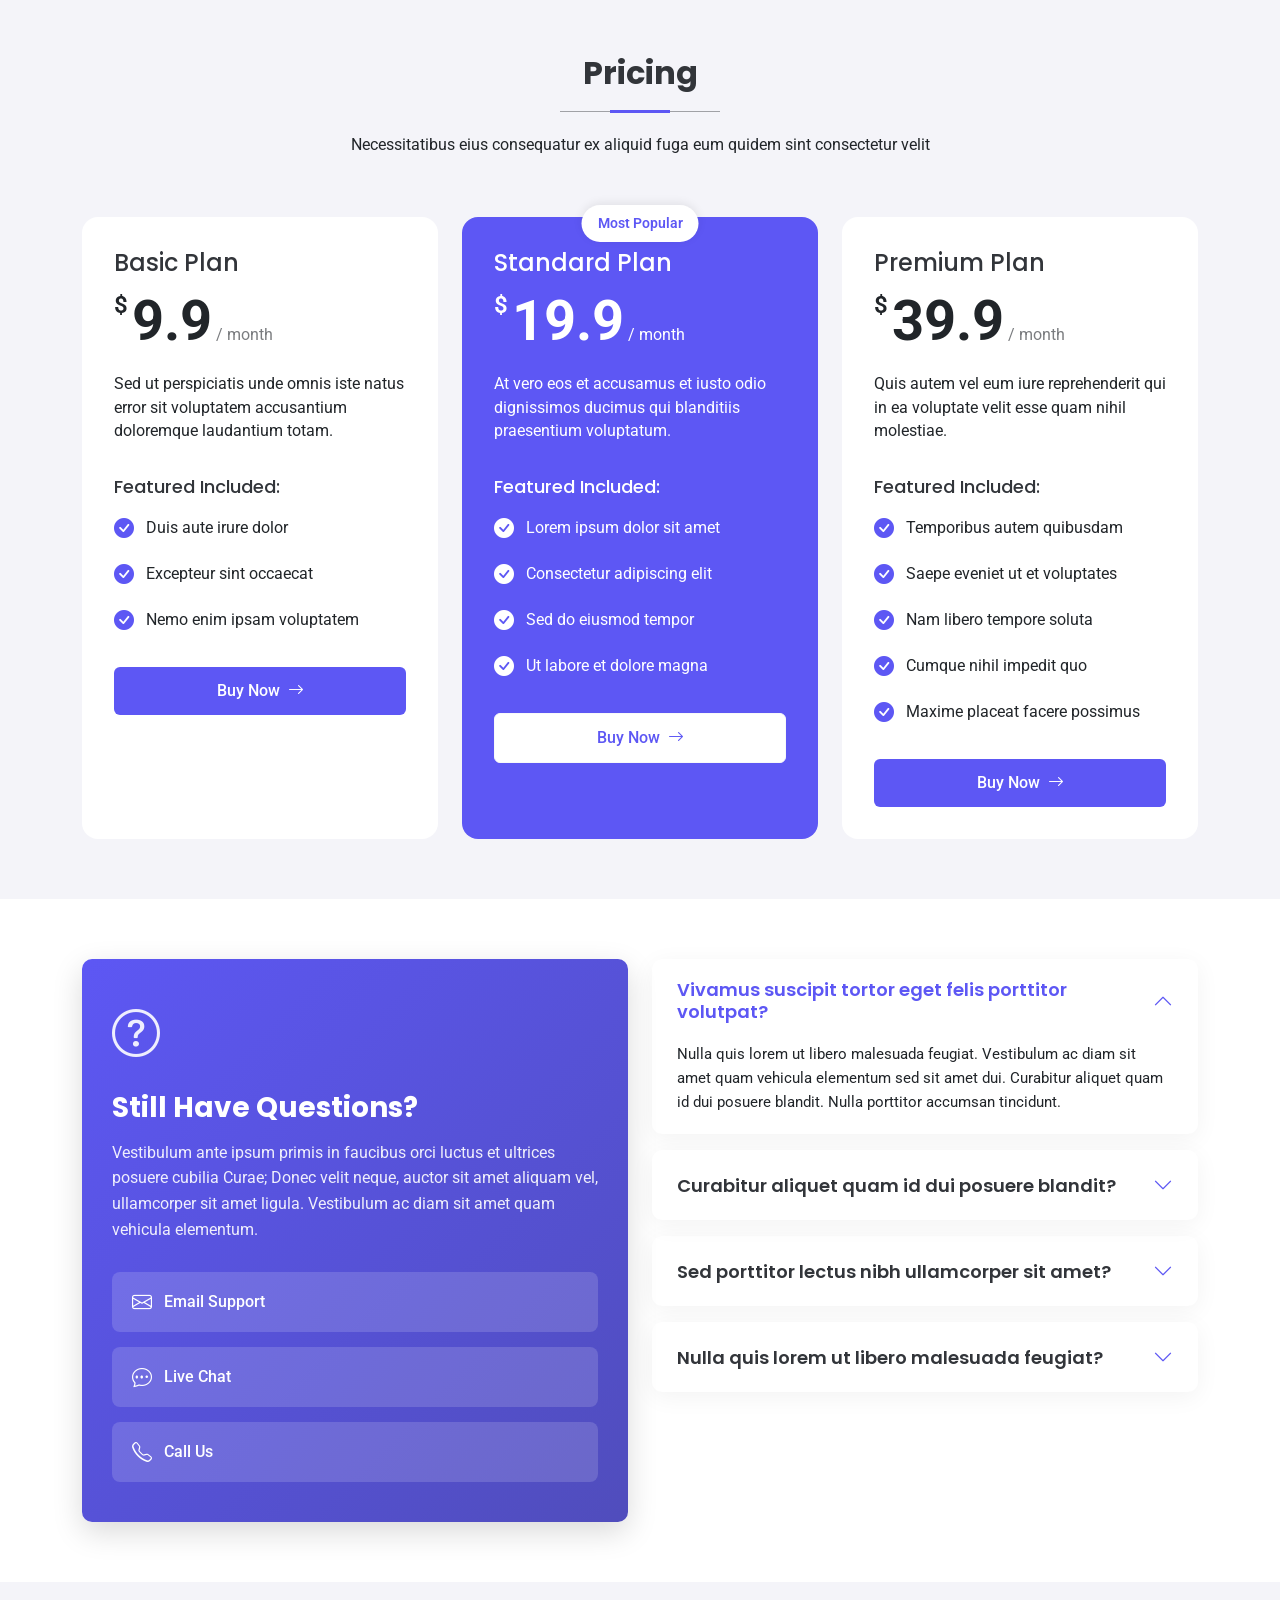
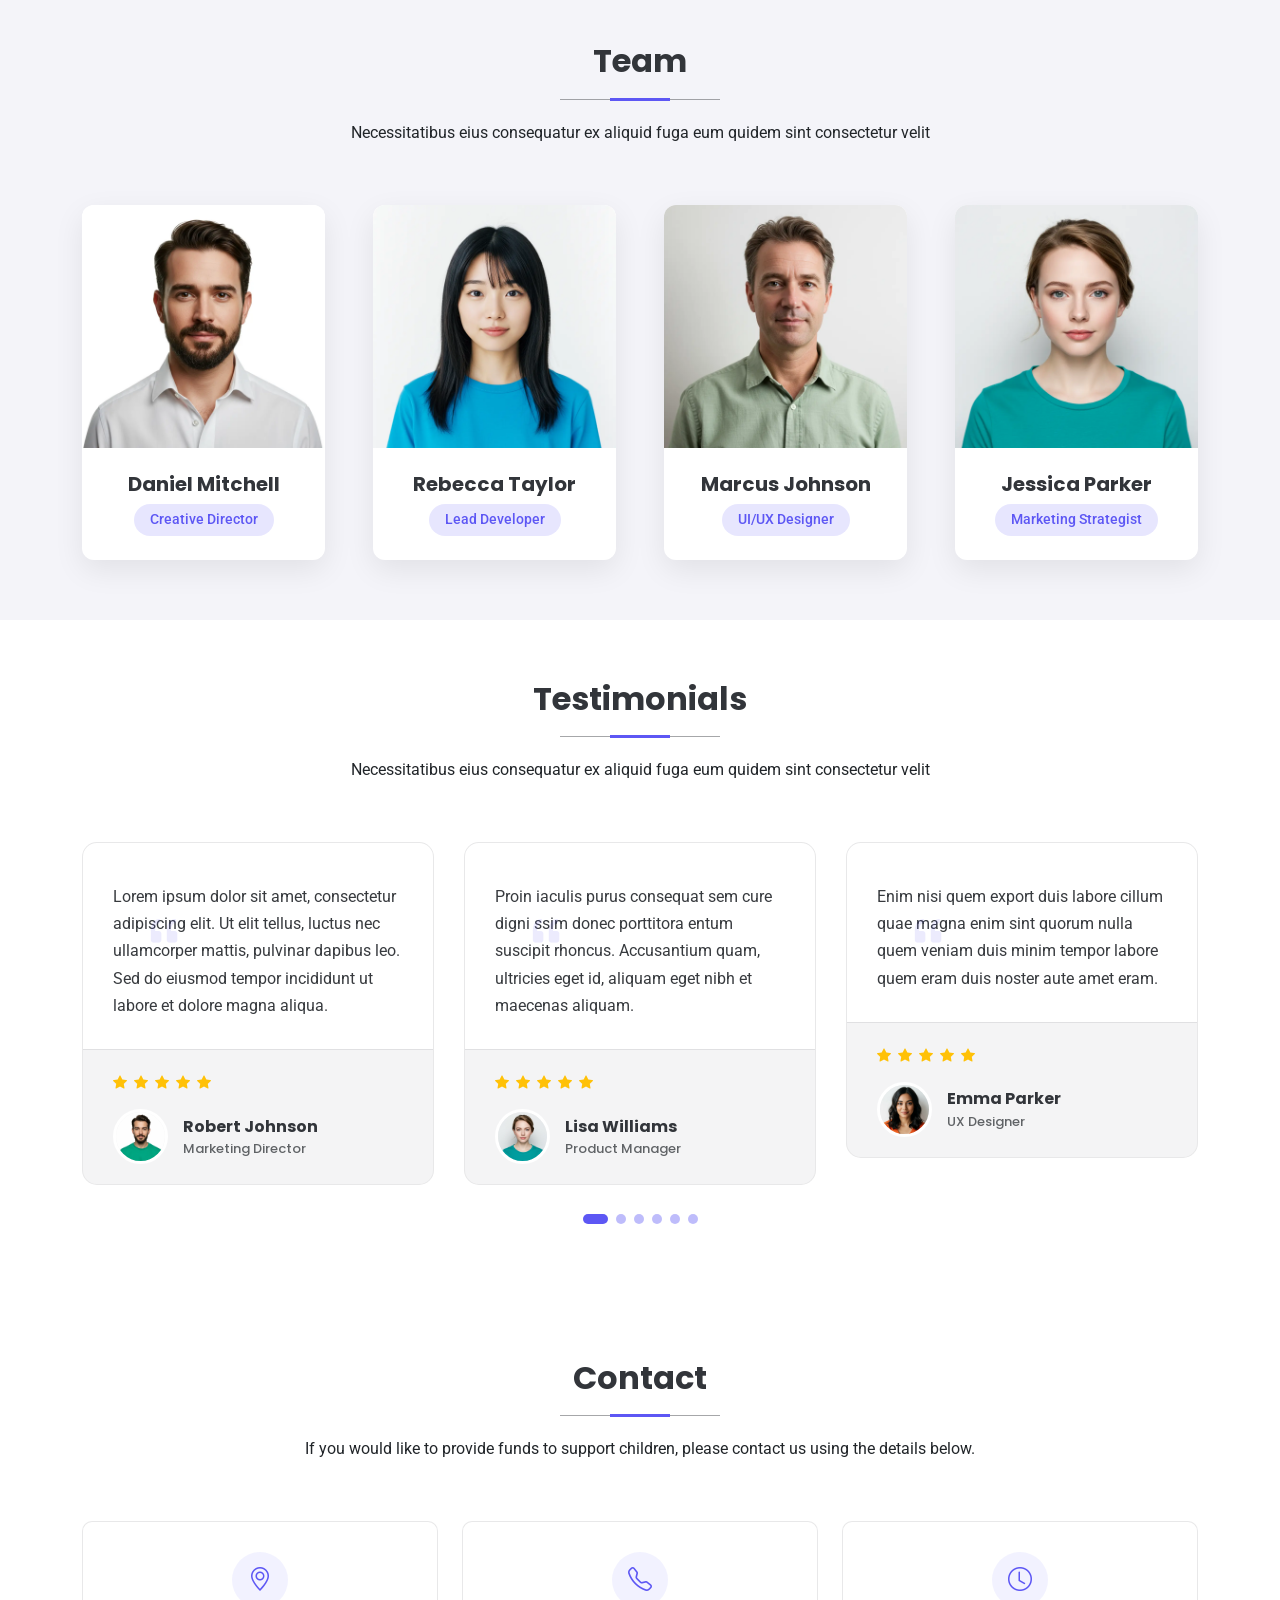
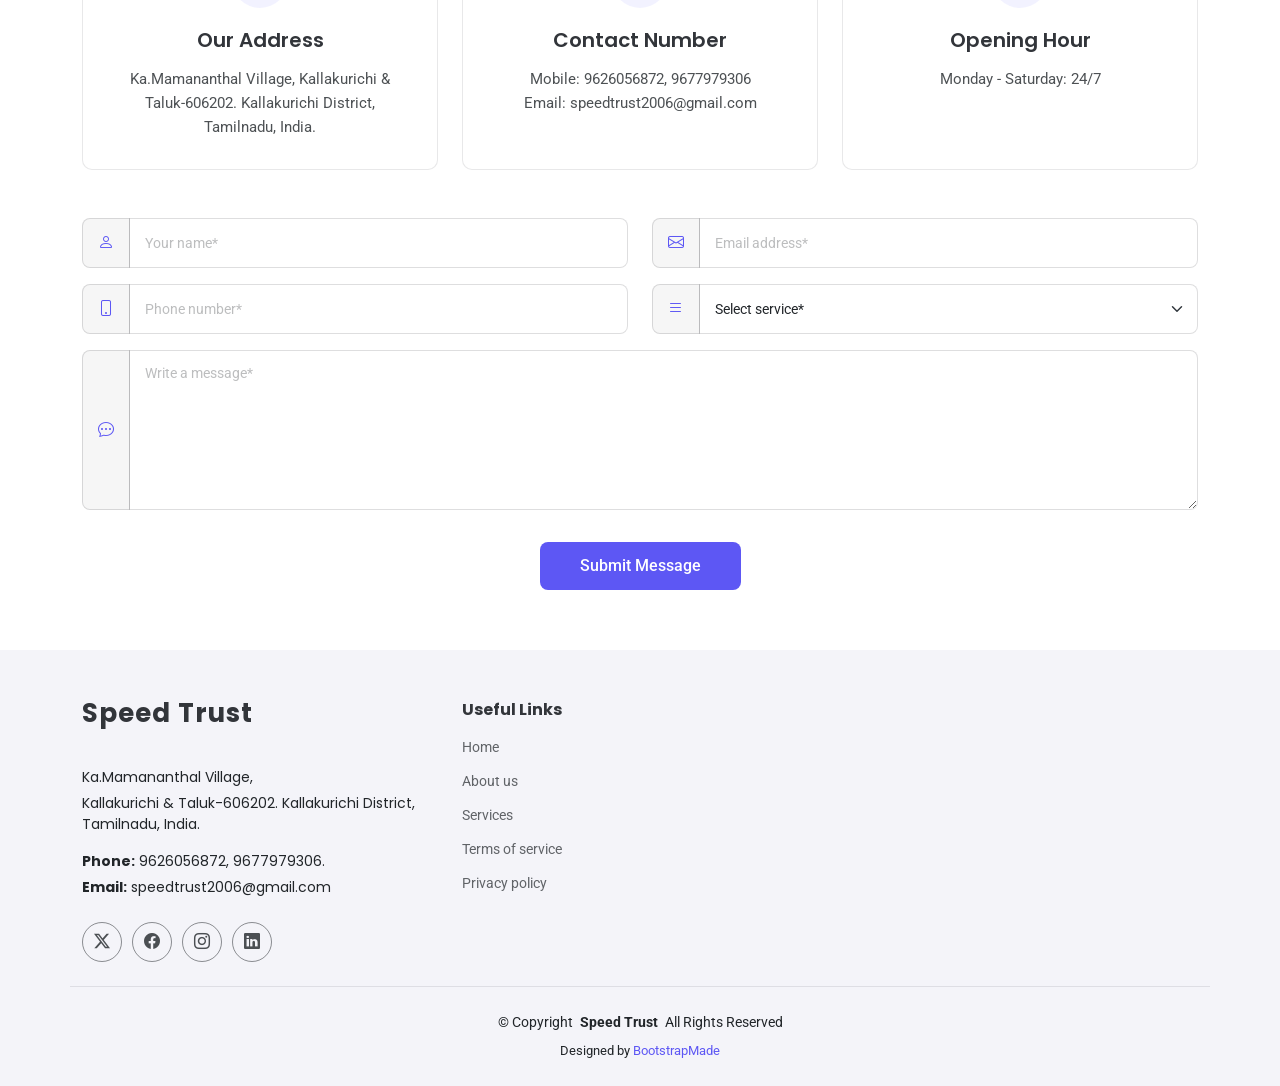
<file: Invent/index.html>
<!DOCTYPE html>
<html lang="en">

<head>
  <meta charset="utf-8">
  <meta content="width=device-width, initial-scale=1.0" name="viewport">
  <title>Index - Invent Bootstrap Template</title>
  <meta name="description" content="">
  <meta name="keywords" content="">

  <!-- Favicons -->
  <link href="assets/img/favicon.png" rel="icon">
  <link href="assets/img/apple-touch-icon.png" rel="apple-touch-icon">

  <!-- Fonts -->
  <link href="https://fonts.googleapis.com" rel="preconnect">
  <link href="https://fonts.gstatic.com" rel="preconnect" crossorigin>
  <link href="https://fonts.googleapis.com/css2?family=Roboto:ital,wght@0,100;0,300;0,400;0,500;0,700;0,900;1,100;1,300;1,400;1,500;1,700;1,900&family=Poppins:ital,wght@0,100;0,200;0,300;0,400;0,500;0,600;0,700;0,800;0,900;1,100;1,200;1,300;1,400;1,500;1,600;1,700;1,800;1,900&family=Raleway:ital,wght@0,100;0,200;0,300;0,400;0,500;0,600;0,700;0,800;0,900;1,100;1,200;1,300;1,400;1,500;1,600;1,700;1,800;1,900&display=swap" rel="stylesheet">

  <!-- Vendor CSS Files -->
  <link href="assets/vendor/bootstrap/css/bootstrap.min.css" rel="stylesheet">
  <link href="assets/vendor/bootstrap-icons/bootstrap-icons.css" rel="stylesheet">
  <link href="assets/vendor/aos/aos.css" rel="stylesheet">
  <link href="assets/vendor/glightbox/css/glightbox.min.css" rel="stylesheet">
  <link href="assets/vendor/swiper/swiper-bundle.min.css" rel="stylesheet">

  <!-- Main CSS File -->
  <link href="assets/css/main.css" rel="stylesheet">

  <!-- =======================================================
  * Template Name: Invent
  * Template URL: https://bootstrapmade.com/invent-bootstrap-business-template/
  * Updated: May 12 2025 with Bootstrap v5.3.6
  * Author: BootstrapMade.com
  * License: https://bootstrapmade.com/license/
  ======================================================== -->
</head>

<body class="index-page">

  <header id="header" class="header d-flex align-items-center fixed-top">
    <div class="container position-relative d-flex align-items-center justify-content-between">

      <a href="index.html" class="logo d-flex align-items-center me-auto me-xl-0">
        <!-- Uncomment the line below if you also wish to use an image logo -->
        <!-- <img src="assets/img/logo.webp" alt=""> -->
        <h1 class="sitename">Speed Trust</h1><span>.</span>
      </a>

      <nav id="navmenu" class="navmenu">
        <ul>
          <li><a href="#hero" class="active">Home</a></li>
          <li><a href="#about">About</a></li>
          <li><a href="#services">Services</a></li>
          <li><a href="#portfolio">Portfolio</a></li>
          <li><a href="#pricing">Pricing</a></li>
          <li><a href="#team">Team</a></li>
          <li class="dropdown"><a href="#"><span>Dropdown</span> <i class="bi bi-chevron-down toggle-dropdown"></i></a>
            <ul>
              <li><a href="#">Dropdown 1</a></li>
              <li class="dropdown"><a href="#"><span>Deep Dropdown</span> <i class="bi bi-chevron-down toggle-dropdown"></i></a>
                <ul>
                  <li><a href="#">Deep Dropdown 1</a></li>
                  <li><a href="#">Deep Dropdown 2</a></li>
                  <li><a href="#">Deep Dropdown 3</a></li>
                  <li><a href="#">Deep Dropdown 4</a></li>
                  <li><a href="#">Deep Dropdown 5</a></li>
                </ul>
              </li>
              <li><a href="#">Dropdown 2</a></li>
              <li><a href="#">Dropdown 3</a></li>
              <li><a href="#">Dropdown 4</a></li>
            </ul>
          </li>
          <li><a href="#contact">Contact</a></li>
        </ul>
        <i class="mobile-nav-toggle d-xl-none bi bi-list"></i>
      </nav>

      <a class="btn-getstarted" href="#about">Donate Now</a>

    </div>
  </header>

  <main class="main">

    <!-- Hero Section -->
    <section id="hero" class="hero section">

      <div class="container" data-aos="fade-up" data-aos-delay="100">

        <div class="row align-items-center mb-5">
          <div class="col-lg-6 mb-4 mb-lg-0">
            <div class="badge-wrapper mb-3">
              <div class="d-inline-flex align-items-center rounded-pill border border-accent-light">
                <div class="icon-circle me-2">
                  <i class="bi bi-bell"></i>
                </div>
                <span class="badge-text me-3 text-danger">Speed Trust</span>
              </div>
            </div>

            <h1 class="hero-title mb-4">We provide shelter, food, and education to orphaned, abandoned, and underprivileged children.</h1>

            <p class="hero-description mb-4">Our residential program ensures a safe and nurturing environment where children can grow and learn without financial burdens.</p>

            <div class="cta-wrapper">
              <a href="#" class="btn btn-primary">Discover More</a>
            </div>
          </div>

          <div class="col-lg-6">
            <div class="hero-image">
              <img src="assets/img/img1.jpg" alt="Business Growth" class="img-fluid" loading="lazy">
            </div>
          </div>
        </div>

        <div class="row feature-boxes">
          <div class="col-lg-4 mb-4 mb-lg-0" data-aos="fade-up" data-aos-delay="200">
            <div class="feature-box">
             
              <div class="feature-content">
                <h3 class="feature-title"></h3>
                <p class="feature-text">Our dedicated school for differently-abled children supports those with autism, cerebral palsy, Down syndrome, and intellectual disabilities. We offer individualized education, speech therapy, physiotherapy, and life skills training.</p>
              </div>
            </div>
          </div>

          <div class="col-lg-4 mb-4 mb-lg-0" data-aos="fade-up" data-aos-delay="300">
            <div class="feature-box">
              
              <div class="feature-content">
                
                <p class="feature-text">We help school dropouts, migrant children, and street children return to mainstream education by providing bridge courses, counseling, and academic support tailored to their needs.</p>
              </div>
            </div>
          </div>

          <div class="col-lg-4" data-aos="fade-up" data-aos-delay="400">
            <div class="feature-box">
              
              <div class="feature-content">
                
                <p class="feature-text">We ensure all children under our care receive balanced meals, regular medical checkups, mental health support, and hygiene education.</p>
              </div>
            </div>
          </div>
        </div>

      </div>

    </section><!-- /Hero Section -->

    <!-- About Section -->
    <section id="about" class="about section">

      <div class="container">

        <div class="row gy-4">

          <div class="col-lg-6 content" data-aos="fade-up" data-aos-delay="100">
            <p class="who-we-are">Who We Are</p>
            <h3>SPEED TRUST (Social Public Education and Economic Development Trust) </h3>
            <p class="fst-italic">
              What started with just a handful of children has now grown into a full-fledged residential school and rehabilitation center. Over the years, SPEED TRUST has reached out to thousands of children through its free education programs, skill-building initiatives, and special care for mentally challenged children.
            </p>
            <ul>
              <li><i class="bi bi-check-circle"></i> <span>We ensure all children under our care receive balanced meals</span></li>
              <li><i class="bi bi-check-circle"></i> <span>Our dedicated school for differently-abled children supports those with autism, cerebral palsy.</span></li>
              <li><i class="bi bi-check-circle"></i> <span>We provide shelter, food, and education to orphaned, abandoned, and underprivileged children</span></li>
            </ul>
            <a href="#" class="read-more"><span>Read More</span><i class="bi bi-arrow-right"></i></a>
          </div>

          <div class="col-lg-6 about-images" data-aos="fade-up" data-aos-delay="200">
            <div class="row gy-4">
              <div class="col-lg-6">
                <img src="assets/img/about-1.jpg" class="img-fluid" alt="">
              </div>
              <div class="col-lg-6">
                <div class="row gy-4">
                  <div class="col-lg-12">
                    <img src="assets/img/about-2.jpg" class="img-fluid" alt="">
                  </div>
                  <div class="col-lg-12">
                    <img src="assets/img/about-3.jpg" class="img-fluid" alt="">
                  </div>
                </div>
              </div>
            </div>

          </div>

        </div>

      </div>
    </section><!-- /About Section -->

    



    <!-- Services Section -->
    <section id="services" class="services section">

      <!-- Section Title -->
      <div class="container section-title" data-aos="fade-up">
        <h2>Services</h2>
        <p>Necessitatibus eius consequatur ex aliquid fuga eum quidem sint consectetur velit</p>
      </div><!-- End Section Title -->

      <div class="container" data-aos="fade-up" data-aos-delay="100">

        <div class="row justify-content-center g-5">

          <div class="col-md-6" data-aos="fade-right" data-aos-delay="100">
            <div class="service-item">
              <div class="service-icon">
                <i class="bi bi-code-slash"></i>
              </div>
              <div class="service-content">
                <h3>Support for Mentally Disabled Children</h3>
                <img class="img-fluid" style="
                border-radius: 10px;
                height: 200px;
                width: 100%;
                object-fit: cover;
                margin-bottom: 30px;
                " src="assets/img/gallery/IMG-20250528-WA0002.jpg" alt="image">
                <p>We provide special care, education, and emotional support for mentally disabled children. Through personalized learning programs, therapy sessions, and compassionate caretakers, we aim to empower these children to live with dignity and confidence.</p>
                <a href="#" class="service-link">
                  <span>Learn More</span>
                  <i class="bi bi-arrow-right"></i>
                </a>
              </div>
            </div>
          </div><!-- End Service Item -->

          <div class="col-md-6" data-aos="fade-left" data-aos-delay="100">
            <div class="service-item">
              <div class="service-icon">
                <i class="bi bi-phone-fill"></i>
              </div>
              <div class="service-content">
                <h3>Tribal School Upliftment</h3>
                 <img class="img-fluid" style="
                border-radius: 10px;
                height: 200px;
                width: 100%;
                object-fit:cover;
                object-position: top;
                margin-bottom: 30px;
                " src="assets/img/gallery/IMG-20250528-WA0022.jpg" alt="image">
                <p> We work closely with tribal communities to improve access to quality education. Our tribal school initiatives include providing learning materials, improving infrastructure, supporting teachers, and ensuring that every child in remote regions gets the right to education.</p>
                <a href="#" class="service-link">
                  <span>Learn More</span>
                  <i class="bi bi-arrow-right"></i>
                </a>
              </div>
            </div>
          </div><!-- End Service Item -->

          <div class="col-md-6" data-aos="fade-right" data-aos-delay="200">
            <div class="service-item">
              <div class="service-icon">
                <i class="bi bi-palette2"></i>
              </div>
              <div class="service-content">
                <h3>Adult Care and Shelter</h3>
                <img class="img-fluid" style="
                border-radius: 10px;
                height: 200px;
                width: 100%;
                object-fit: cover;
                object-position: top;
                margin-bottom: 30px;
                " src="assets/img/gallery/Donate to oldage home of 20 poor oldage people in India.jpg" alt="image">
                <p>Our trust offers safe and nurturing homes for destitute adults and the elderly. We provide shelter, food, medical care, and companionship, ensuring that those who are neglected or homeless find a place of care, love, and respect.</p>
                <a href="#" class="service-link">
                  <span>Learn More</span>
                  <i class="bi bi-arrow-right"></i>
                </a>
              </div>
            </div>
          </div><!-- End Service Item -->


        </div>

      </div>

    </section><!-- /Services Section -->



    <!-- Portfolio Section -->
    <section id="portfolio" class="portfolio section">

      <!-- Section Title -->
      <div class="container section-title" data-aos="fade-up">
        <h2>Portfolio</h2>
        <p>Necessitatibus eius consequatur ex aliquid fuga eum quidem sint consectetur velit</p>
      </div><!-- End Section Title -->

      <div class="container" data-aos="fade-up" data-aos-delay="100">

        <div class="isotope-layout" data-default-filter="*" data-layout="masonry" data-sort="original-order">

          <div class="portfolio-filters-container" data-aos="fade-up" data-aos-delay="200">
            <ul class="portfolio-filters isotope-filters">
              <li data-filter="*" class="filter-active">All Work</li>
              <li data-filter=".filter-web">Web Design</li>
              <li data-filter=".filter-graphics">Graphics</li>
              <li data-filter=".filter-motion">Motion</li>
              <li data-filter=".filter-brand">Branding</li>
            </ul>
          </div>

          <div class="row g-4 isotope-container" data-aos="fade-up" data-aos-delay="300">

            <div class="col-lg-6 col-md-6 portfolio-item isotope-item filter-web">
              <div class="portfolio-card">
                <div class="portfolio-image">
                  <img src="assets/img/portfolio/portfolio-1.webp" class="img-fluid" alt="" loading="lazy">
                  <div class="portfolio-overlay">
                    <div class="portfolio-actions">
                      <a href="assets/img/portfolio/portfolio-1.webp" class="glightbox preview-link" data-gallery="portfolio-gallery-web"><i class="bi bi-eye"></i></a>
                      <a href="portfolio-details.html" class="details-link"><i class="bi bi-arrow-right"></i></a>
                    </div>
                  </div>
                </div>
                <div class="portfolio-content">
                  <span class="category">Web Design</span>
                  <h3>Modern Dashboard Interface</h3>
                  <p>Maecenas faucibus mollis interdum sed posuere consectetur est at lobortis.</p>
                </div>
              </div>
            </div><!-- End Portfolio Item -->

            <div class="col-lg-6 col-md-6 portfolio-item isotope-item filter-graphics">
              <div class="portfolio-card">
                <div class="portfolio-image">
                  <img src="assets/img/portfolio/portfolio-10.webp" class="img-fluid" alt="" loading="lazy">
                  <div class="portfolio-overlay">
                    <div class="portfolio-actions">
                      <a href="assets/img/portfolio/portfolio-10.webp" class="glightbox preview-link" data-gallery="portfolio-gallery-graphics"><i class="bi bi-eye"></i></a>
                      <a href="portfolio-details.html" class="details-link"><i class="bi bi-arrow-right"></i></a>
                    </div>
                  </div>
                </div>
                <div class="portfolio-content">
                  <span class="category">Graphics</span>
                  <h3>Creative Brand Identity</h3>
                  <p>Vestibulum id ligula porta felis euismod semper at vulputate.</p>
                </div>
              </div>
            </div><!-- End Portfolio Item -->

            <div class="col-lg-6 col-md-6 portfolio-item isotope-item filter-motion">
              <div class="portfolio-card">
                <div class="portfolio-image">
                  <img src="assets/img/portfolio/portfolio-7.webp" class="img-fluid" alt="" loading="lazy">
                  <div class="portfolio-overlay">
                    <div class="portfolio-actions">
                      <a href="assets/img/portfolio/portfolio-7.webp" class="glightbox preview-link" data-gallery="portfolio-gallery-motion"><i class="bi bi-eye"></i></a>
                      <a href="portfolio-details.html" class="details-link"><i class="bi bi-arrow-right"></i></a>
                    </div>
                  </div>
                </div>
                <div class="portfolio-content">
                  <span class="category">Motion</span>
                  <h3>Product Animation Reel</h3>
                  <p>Donec ullamcorper nulla non metus auctor fringilla dapibus.</p>
                </div>
              </div>
            </div><!-- End Portfolio Item -->

            <div class="col-lg-6 col-md-6 portfolio-item isotope-item filter-brand">
              <div class="portfolio-card">
                <div class="portfolio-image">
                  <img src="assets/img/portfolio/portfolio-4.webp" class="img-fluid" alt="" loading="lazy">
                  <div class="portfolio-overlay">
                    <div class="portfolio-actions">
                      <a href="assets/img/portfolio/portfolio-4.webp" class="glightbox preview-link" data-gallery="portfolio-gallery-brand"><i class="bi bi-eye"></i></a>
                      <a href="portfolio-details.html" class="details-link"><i class="bi bi-arrow-right"></i></a>
                    </div>
                  </div>
                </div>
                <div class="portfolio-content">
                  <span class="category">Branding</span>
                  <h3>Luxury Brand Package</h3>
                  <p>Aenean lacinia bibendum nulla sed consectetur elit.</p>
                </div>
              </div>
            </div><!-- End Portfolio Item -->

            <div class="col-lg-6 col-md-6 portfolio-item isotope-item filter-web">
              <div class="portfolio-card">
                <div class="portfolio-image">
                  <img src="assets/img/portfolio/portfolio-2.webp" class="img-fluid" alt="" loading="lazy">
                  <div class="portfolio-overlay">
                    <div class="portfolio-actions">
                      <a href="assets/img/portfolio/portfolio-2.webp" class="glightbox preview-link" data-gallery="portfolio-gallery-web"><i class="bi bi-eye"></i></a>
                      <a href="portfolio-details.html" class="details-link"><i class="bi bi-arrow-right"></i></a>
                    </div>
                  </div>
                </div>
                <div class="portfolio-content">
                  <span class="category">Web Design</span>
                  <h3>E-commerce Platform</h3>
                  <p>Nullam id dolor id nibh ultricies vehicula ut id elit.</p>
                </div>
              </div>
            </div><!-- End Portfolio Item -->

            <div class="col-lg-6 col-md-6 portfolio-item isotope-item filter-graphics">
              <div class="portfolio-card">
                <div class="portfolio-image">
                  <img src="assets/img/portfolio/portfolio-11.webp" class="img-fluid" alt="" loading="lazy">
                  <div class="portfolio-overlay">
                    <div class="portfolio-actions">
                      <a href="assets/img/portfolio/portfolio-11.webp" class="glightbox preview-link" data-gallery="portfolio-gallery-graphics"><i class="bi bi-eye"></i></a>
                      <a href="portfolio-details.html" class="details-link"><i class="bi bi-arrow-right"></i></a>
                    </div>
                  </div>
                </div>
                <div class="portfolio-content">
                  <span class="category">Graphics</span>
                  <h3>Digital Art Collection</h3>
                  <p>Cras mattis consectetur purus sit amet fermentum.</p>
                </div>
              </div>
            </div><!-- End Portfolio Item -->

          </div><!-- End Portfolio Container -->

        </div>

      </div>

    </section><!-- /Portfolio Section -->

    <!-- Pricing Section -->
    <section id="pricing" class="pricing section light-background">

      <!-- Section Title -->
      <div class="container section-title" data-aos="fade-up">
        <h2>Pricing</h2>
        <p>Necessitatibus eius consequatur ex aliquid fuga eum quidem sint consectetur velit</p>
      </div><!-- End Section Title -->

      <div class="container" data-aos="fade-up" data-aos-delay="100">

        <div class="row g-4 justify-content-center">

          <!-- Basic Plan -->
          <div class="col-lg-4" data-aos="fade-up" data-aos-delay="100">
            <div class="pricing-card">
              <h3>Basic Plan</h3>
              <div class="price">
                <span class="currency">$</span>
                <span class="amount">9.9</span>
                <span class="period">/ month</span>
              </div>
              <p class="description">Sed ut perspiciatis unde omnis iste natus error sit voluptatem accusantium doloremque laudantium totam.</p>

              <h4>Featured Included:</h4>
              <ul class="features-list">
                <li>
                  <i class="bi bi-check-circle-fill"></i>
                  Duis aute irure dolor
                </li>
                <li>
                  <i class="bi bi-check-circle-fill"></i>
                  Excepteur sint occaecat
                </li>
                <li>
                  <i class="bi bi-check-circle-fill"></i>
                  Nemo enim ipsam voluptatem
                </li>
              </ul>

              <a href="#" class="btn btn-primary">
                Buy Now
                <i class="bi bi-arrow-right"></i>
              </a>
            </div>
          </div>

          <!-- Standard Plan -->
          <div class="col-lg-4" data-aos="fade-up" data-aos-delay="200">
            <div class="pricing-card popular">
              <div class="popular-badge">Most Popular</div>
              <h3>Standard Plan</h3>
              <div class="price">
                <span class="currency">$</span>
                <span class="amount">19.9</span>
                <span class="period">/ month</span>
              </div>
              <p class="description">At vero eos et accusamus et iusto odio dignissimos ducimus qui blanditiis praesentium voluptatum.</p>

              <h4>Featured Included:</h4>
              <ul class="features-list">
                <li>
                  <i class="bi bi-check-circle-fill"></i>
                  Lorem ipsum dolor sit amet
                </li>
                <li>
                  <i class="bi bi-check-circle-fill"></i>
                  Consectetur adipiscing elit
                </li>
                <li>
                  <i class="bi bi-check-circle-fill"></i>
                  Sed do eiusmod tempor
                </li>
                <li>
                  <i class="bi bi-check-circle-fill"></i>
                  Ut labore et dolore magna
                </li>
              </ul>

              <a href="#" class="btn btn-light">
                Buy Now
                <i class="bi bi-arrow-right"></i>
              </a>
            </div>
          </div>

          <!-- Premium Plan -->
          <div class="col-lg-4" data-aos="fade-up" data-aos-delay="300">
            <div class="pricing-card">
              <h3>Premium Plan</h3>
              <div class="price">
                <span class="currency">$</span>
                <span class="amount">39.9</span>
                <span class="period">/ month</span>
              </div>
              <p class="description">Quis autem vel eum iure reprehenderit qui in ea voluptate velit esse quam nihil molestiae.</p>

              <h4>Featured Included:</h4>
              <ul class="features-list">
                <li>
                  <i class="bi bi-check-circle-fill"></i>
                  Temporibus autem quibusdam
                </li>
                <li>
                  <i class="bi bi-check-circle-fill"></i>
                  Saepe eveniet ut et voluptates
                </li>
                <li>
                  <i class="bi bi-check-circle-fill"></i>
                  Nam libero tempore soluta
                </li>
                <li>
                  <i class="bi bi-check-circle-fill"></i>
                  Cumque nihil impedit quo
                </li>
                <li>
                  <i class="bi bi-check-circle-fill"></i>
                  Maxime placeat facere possimus
                </li>
              </ul>

              <a href="#" class="btn btn-primary">
                Buy Now
                <i class="bi bi-arrow-right"></i>
              </a>
            </div>
          </div>

        </div>

      </div>

    </section><!-- /Pricing Section -->

    <!-- Faq Section -->
    <section id="faq" class="faq section">

      <div class="container" data-aos="fade-up" data-aos-delay="100">

        <div class="row gy-5">
          <div class="col-lg-6" data-aos="zoom-out" data-aos-delay="200">
            <div class="faq-contact-card">
              <div class="card-icon">
                <i class="bi bi-question-circle"></i>
              </div>
              <div class="card-content">
                <h3>Still Have Questions?</h3>
                <p>Vestibulum ante ipsum primis in faucibus orci luctus et ultrices posuere cubilia Curae; Donec velit neque, auctor sit amet aliquam vel, ullamcorper sit amet ligula. Vestibulum ac diam sit amet quam vehicula elementum.</p>
                <div class="contact-options">
                  <a href="#" class="contact-option">
                    <i class="bi bi-envelope"></i>
                    <span>Email Support</span>
                  </a>
                  <a href="#" class="contact-option">
                    <i class="bi bi-chat-dots"></i>
                    <span>Live Chat</span>
                  </a>
                  <a href="#" class="contact-option">
                    <i class="bi bi-telephone"></i>
                    <span>Call Us</span>
                  </a>
                </div>
              </div>
            </div>
          </div>

          <div class="col-lg-6" data-aos="fade-up" data-aos-delay="300">
            <div class="faq-accordion">
              <div class="faq-item faq-active">
                <div class="faq-header">
                  <h3>Vivamus suscipit tortor eget felis porttitor volutpat?</h3>
                  <i class="bi bi-chevron-down faq-toggle"></i>
                </div>
                <div class="faq-content">
                  <p>
                    Nulla quis lorem ut libero malesuada feugiat. Vestibulum ac diam sit amet quam vehicula elementum sed sit amet dui. Curabitur aliquet quam id dui posuere blandit. Nulla porttitor accumsan tincidunt.
                  </p>
                </div>
              </div><!-- End FAQ Item-->

              <div class="faq-item" data-aos="zoom-in" data-aos-delay="200">
                <div class="faq-header">
                  <h3>Curabitur aliquet quam id dui posuere blandit?</h3>
                  <i class="bi bi-chevron-down faq-toggle"></i>
                </div>
                <div class="faq-content">
                  <p>
                    Vestibulum ante ipsum primis in faucibus orci luctus et ultrices posuere cubilia Curae; Donec velit neque, auctor sit amet aliquam vel, ullamcorper sit amet ligula. Proin eget tortor risus. Mauris blandit aliquet elit, eget tincidunt nibh pulvinar.
                  </p>
                </div>
              </div><!-- End FAQ Item-->

              <div class="faq-item">
                <div class="faq-header">
                  <h3>Sed porttitor lectus nibh ullamcorper sit amet?</h3>
                  <i class="bi bi-chevron-down faq-toggle"></i>
                </div>
                <div class="faq-content">
                  <p>
                    Curabitur non nulla sit amet nisl tempus convallis quis ac lectus. Praesent sapien massa, convallis a pellentesque nec, egestas non nisi. Donec sollicitudin molestie malesuada. Vestibulum ac diam sit amet quam vehicula elementum.
                  </p>
                </div>
              </div><!-- End FAQ Item-->

              <div class="faq-item">
                <div class="faq-header">
                  <h3>Nulla quis lorem ut libero malesuada feugiat?</h3>
                  <i class="bi bi-chevron-down faq-toggle"></i>
                </div>
                <div class="faq-content">
                  <p>
                    Donec sollicitudin molestie malesuada. Quisque velit nisi, pretium ut lacinia in, elementum id enim. Vestibulum ante ipsum primis in faucibus orci luctus et ultrices posuere cubilia Curae; Donec velit neque, auctor sit amet aliquam vel.
                  </p>
                </div>
              </div><!-- End FAQ Item-->
            </div>
          </div>
        </div>

      </div>

    </section><!-- /Faq Section -->

    <!-- Team Section -->
    <section id="team" class="team section light-background">

      <!-- Section Title -->
      <div class="container section-title" data-aos="fade-up">
        <h2>Team</h2>
        <p>Necessitatibus eius consequatur ex aliquid fuga eum quidem sint consectetur velit</p>
      </div><!-- End Section Title -->

      <div class="container" data-aos="fade-up" data-aos-delay="100">

        <div class="row g-5">

          <div class="col-md-6 col-lg-3" data-aos="zoom-in" data-aos-delay="100">
            <div class="team-card">
              <div class="team-image">
                <img src="assets/img/person/person-m-1.webp" class="img-fluid" alt="">
                <div class="team-overlay">
                  <p>Lorem ipsum dolor sit amet, consectetur adipiscing elit. Nulla quam velit, vulputate eu pharetra nec, mattis ac neque.</p>
                  <div class="team-social">
                    <a href=""><i class="bi bi-twitter-x"></i></a>
                    <a href=""><i class="bi bi-facebook"></i></a>
                    <a href=""><i class="bi bi-instagram"></i></a>
                    <a href=""><i class="bi bi-linkedin"></i></a>
                  </div>
                </div>
              </div>
              <div class="team-content">
                <h4>Daniel Mitchell</h4>
                <span class="position">Creative Director</span>
              </div>
            </div>
          </div><!-- End Team Member -->

          <div class="col-md-6 col-lg-3" data-aos="zoom-in" data-aos-delay="200">
            <div class="team-card">
              <div class="team-image">
                <img src="assets/img/person/person-f-6.webp" class="img-fluid" alt="">
                <div class="team-overlay">
                  <p>Aliquam tincidunt mauris eu risus. Vestibulum auctor dapibus neque. Nunc dignissim risus id metus.</p>
                  <div class="team-social">
                    <a href=""><i class="bi bi-twitter-x"></i></a>
                    <a href=""><i class="bi bi-facebook"></i></a>
                    <a href=""><i class="bi bi-instagram"></i></a>
                    <a href=""><i class="bi bi-linkedin"></i></a>
                  </div>
                </div>
              </div>
              <div class="team-content">
                <h4>Rebecca Taylor</h4>
                <span class="position">Lead Developer</span>
              </div>
            </div>
          </div><!-- End Team Member -->

          <div class="col-md-6 col-lg-3" data-aos="zoom-in" data-aos-delay="300">
            <div class="team-card">
              <div class="team-image">
                <img src="assets/img/person/person-m-6.webp" class="img-fluid" alt="">
                <div class="team-overlay">
                  <p>Cras ornare tristique elit. Integer in dui quis est placerat ornare. Phasellus a lacus a risus.</p>
                  <div class="team-social">
                    <a href=""><i class="bi bi-twitter-x"></i></a>
                    <a href=""><i class="bi bi-facebook"></i></a>
                    <a href=""><i class="bi bi-instagram"></i></a>
                    <a href=""><i class="bi bi-linkedin"></i></a>
                  </div>
                </div>
              </div>
              <div class="team-content">
                <h4>Marcus Johnson</h4>
                <span class="position">UI/UX Designer</span>
              </div>
            </div>
          </div><!-- End Team Member -->

          <div class="col-md-6 col-lg-3" data-aos="zoom-in" data-aos-delay="400">
            <div class="team-card">
              <div class="team-image">
                <img src="assets/img/person/person-f-3.webp" class="img-fluid" alt="">
                <div class="team-overlay">
                  <p>Pellentesque habitant morbi tristique senectus et netus et malesuada fames ac turpis egestas.</p>
                  <div class="team-social">
                    <a href=""><i class="bi bi-twitter-x"></i></a>
                    <a href=""><i class="bi bi-facebook"></i></a>
                    <a href=""><i class="bi bi-instagram"></i></a>
                    <a href=""><i class="bi bi-linkedin"></i></a>
                  </div>
                </div>
              </div>
              <div class="team-content">
                <h4>Jessica Parker</h4>
                <span class="position">Marketing Strategist</span>
              </div>
            </div>
          </div><!-- End Team Member -->

        </div>

      </div>

    </section><!-- /Team Section -->

    <!-- Testimonials Section -->
    <section id="testimonials" class="testimonials section">

      <!-- Section Title -->
      <div class="container section-title" data-aos="fade-up">
        <h2>Testimonials</h2>
        <p>Necessitatibus eius consequatur ex aliquid fuga eum quidem sint consectetur velit</p>
      </div><!-- End Section Title -->

      <div class="container" data-aos="fade-up" data-aos-delay="100">

        <div class="testimonials-slider swiper init-swiper">
          <script type="application/json" class="swiper-config">
            {
              "loop": true,
              "speed": 800,
              "autoplay": {
                "delay": 5000
              },
              "slidesPerView": 1,
              "spaceBetween": 30,
              "pagination": {
                "el": ".swiper-pagination",
                "type": "bullets",
                "clickable": true
              },
              "breakpoints": {
                "768": {
                  "slidesPerView": 2
                },
                "1200": {
                  "slidesPerView": 3
                }
              }
            }
          </script>
          <div class="swiper-wrapper">
            <div class="swiper-slide">
              <div class="testimonial-card">
                <div class="testimonial-content">
                  <p>
                    <i class="bi bi-quote quote-icon"></i>
                    Lorem ipsum dolor sit amet, consectetur adipiscing elit. Ut elit tellus, luctus nec ullamcorper mattis, pulvinar dapibus leo. Sed do eiusmod tempor incididunt ut labore et dolore magna aliqua.
                  </p>
                </div>
                <div class="testimonial-profile">
                  <div class="rating">
                    <i class="bi bi-star-fill"></i>
                    <i class="bi bi-star-fill"></i>
                    <i class="bi bi-star-fill"></i>
                    <i class="bi bi-star-fill"></i>
                    <i class="bi bi-star-fill"></i>
                  </div>
                  <div class="profile-info">
                    <img src="assets/img/person/person-m-8.webp" alt="Profile Image">
                    <div>
                      <h3>Robert Johnson</h3>
                      <h4>Marketing Director</h4>
                    </div>
                  </div>
                </div>
              </div>
            </div><!-- End testimonial item -->

            <div class="swiper-slide">
              <div class="testimonial-card">
                <div class="testimonial-content">
                  <p>
                    <i class="bi bi-quote quote-icon"></i>
                    Proin iaculis purus consequat sem cure digni ssim donec porttitora entum suscipit rhoncus. Accusantium quam, ultricies eget id, aliquam eget nibh et maecenas aliquam.
                  </p>
                </div>
                <div class="testimonial-profile">
                  <div class="rating">
                    <i class="bi bi-star-fill"></i>
                    <i class="bi bi-star-fill"></i>
                    <i class="bi bi-star-fill"></i>
                    <i class="bi bi-star-fill"></i>
                    <i class="bi bi-star-fill"></i>
                  </div>
                  <div class="profile-info">
                    <img src="assets/img/person/person-f-3.webp" alt="Profile Image">
                    <div>
                      <h3>Lisa Williams</h3>
                      <h4>Product Manager</h4>
                    </div>
                  </div>
                </div>
              </div>
            </div><!-- End testimonial item -->

            <div class="swiper-slide">
              <div class="testimonial-card">
                <div class="testimonial-content">
                  <p>
                    <i class="bi bi-quote quote-icon"></i>
                    Enim nisi quem export duis labore cillum quae magna enim sint quorum nulla quem veniam duis minim tempor labore quem eram duis noster aute amet eram.
                  </p>
                </div>
                <div class="testimonial-profile">
                  <div class="rating">
                    <i class="bi bi-star-fill"></i>
                    <i class="bi bi-star-fill"></i>
                    <i class="bi bi-star-fill"></i>
                    <i class="bi bi-star-fill"></i>
                    <i class="bi bi-star-fill"></i>
                  </div>
                  <div class="profile-info">
                    <img src="assets/img/person/person-f-10.webp" alt="Profile Image">
                    <div>
                      <h3>Emma Parker</h3>
                      <h4>UX Designer</h4>
                    </div>
                  </div>
                </div>
              </div>
            </div><!-- End testimonial item -->

            <div class="swiper-slide">
              <div class="testimonial-card">
                <div class="testimonial-content">
                  <p>
                    <i class="bi bi-quote quote-icon"></i>
                    Fugiat enim eram quae cillum dolore dolor amet nulla culpa multos export minim fugiat minim velit minim dolor enim duis veniam ipsum anim magna sunt elit.
                  </p>
                </div>
                <div class="testimonial-profile">
                  <div class="rating">
                    <i class="bi bi-star-fill"></i>
                    <i class="bi bi-star-fill"></i>
                    <i class="bi bi-star-fill"></i>
                    <i class="bi bi-star-fill"></i>
                    <i class="bi bi-star-fill"></i>
                  </div>
                  <div class="profile-info">
                    <img src="assets/img/person/person-m-5.webp" alt="Profile Image">
                    <div>
                      <h3>David Miller</h3>
                      <h4>Senior Developer</h4>
                    </div>
                  </div>
                </div>
              </div>
            </div><!-- End testimonial item -->

            <div class="swiper-slide">
              <div class="testimonial-card">
                <div class="testimonial-content">
                  <p>
                    <i class="bi bi-quote quote-icon"></i>
                    Quis quorum aliqua sint quem legam fore sunt eram irure aliqua veniam tempor noster veniam enim culpa labore duis sunt culpa nulla illum cillum fugiat.
                  </p>
                </div>
                <div class="testimonial-profile">
                  <div class="rating">
                    <i class="bi bi-star-fill"></i>
                    <i class="bi bi-star-fill"></i>
                    <i class="bi bi-star-fill"></i>
                    <i class="bi bi-star-fill"></i>
                    <i class="bi bi-star-fill"></i>
                  </div>
                  <div class="profile-info">
                    <img src="assets/img/person/person-m-2.webp" alt="Profile Image">
                    <div>
                      <h3>Michael Davis</h3>
                      <h4>CEO &amp; Founder</h4>
                    </div>
                  </div>
                </div>
              </div>
            </div><!-- End testimonial item -->

            <div class="swiper-slide">
              <div class="testimonial-card">
                <div class="testimonial-content">
                  <p>
                    <i class="bi bi-quote quote-icon"></i>
                    Eius ipsam praesentium dolor quaerat inventore rerum odio. Quos laudantium adipisci eius. Accusamus qui iste cupiditate sed temporibus est aspernatur.
                  </p>
                </div>
                <div class="testimonial-profile">
                  <div class="rating">
                    <i class="bi bi-star-fill"></i>
                    <i class="bi bi-star-fill"></i>
                    <i class="bi bi-star-fill"></i>
                    <i class="bi bi-star-fill"></i>
                    <i class="bi bi-star-fill"></i>
                  </div>
                  <div class="profile-info">
                    <img src="assets/img/person/person-f-7.webp" alt="Profile Image">
                    <div>
                      <h3>Sarah Thompson</h3>
                      <h4>Art Director</h4>
                    </div>
                  </div>
                </div>
              </div>
            </div><!-- End testimonial item -->
          </div>
          <div class="swiper-pagination"></div>
        </div>

      </div>

    </section><!-- /Testimonials Section -->

    <!-- Contact Section -->
    <section id="contact" class="contact section">

      <!-- Section Title -->
      <div class="container section-title" data-aos="fade-up">
        <h2>Contact</h2>
        <p>If you would like to provide funds to support children, please contact us using the details below.</p>
      </div><!-- End Section Title -->

      <div class="container" data-aos="fade-up" data-aos-delay="100">

        <div class="row gy-4 mb-5">
          <div class="col-lg-4" data-aos="fade-up" data-aos-delay="100">
            <div class="info-card">
              <div class="icon-box">
                <i class="bi bi-geo-alt"></i>
              </div>
              <h3>Our Address</h3>
              <p>
                Ka.Mamananthal Village,
                Kallakurichi & Taluk-606202.
              Kallakurichi District,
              Tamilnadu, India.</p>
            </div>
          </div>

          <div class="col-lg-4" data-aos="fade-up" data-aos-delay="200">
            <div class="info-card">
              <div class="icon-box">
                <i class="bi bi-telephone"></i>
              </div>
              <h3>Contact Number</h3>
              <p>Mobile: 9626056872, 9677979306<br>
                Email: speedtrust2006@gmail.com</p>
            </div>
          </div>

          <div class="col-lg-4" data-aos="fade-up" data-aos-delay="300">
            <div class="info-card">
              <div class="icon-box">
                <i class="bi bi-clock"></i>
              </div>
              <h3>Opening Hour</h3>
              <p>Monday - Saturday: 24/7<br>
                </p>
            </div>
          </div>
        </div>

        <div class="row">
          <div class="col-lg-12">
            <div class="form-wrapper" data-aos="fade-up" data-aos-delay="400">
              <form action="forms/contact.php" method="post" role="form" class="php-email-form">
                <div class="row">
                  <div class="col-md-6 form-group">
                    <div class="input-group">
                      <span class="input-group-text"><i class="bi bi-person"></i></span>
                      <input type="text" name="name" class="form-control" placeholder="Your name*" required="">
                    </div>
                  </div>
                  <div class="col-md-6 form-group">
                    <div class="input-group">
                      <span class="input-group-text"><i class="bi bi-envelope"></i></span>
                      <input type="email" class="form-control" name="email" placeholder="Email address*" required="">
                    </div>
                  </div>
                </div>
                <div class="row mt-3">
                  <div class="col-md-6 form-group">
                    <div class="input-group">
                      <span class="input-group-text"><i class="bi bi-phone"></i></span>
                      <input type="text" class="form-control" name="phone" placeholder="Phone number*" required="">
                    </div>
                  </div>
                  <div class="col-md-6 form-group">
                    <div class="input-group">
                      <span class="input-group-text"><i class="bi bi-list"></i></span>
                      <select name="subject" class="form-control" required="">
                        <option value="">Select service*</option>
                        <option value="Service 1">Consulting</option>
                        <option value="Service 2">Development</option>
                        <option value="Service 3">Marketing</option>
                        <option value="Service 4">Support</option>
                      </select>
                    </div>
                  </div>
                  <div class="form-group mt-3">
                    <div class="input-group">
                      <span class="input-group-text"><i class="bi bi-chat-dots"></i></span>
                      <textarea class="form-control" name="message" rows="6" placeholder="Write a message*" required=""></textarea>
                    </div>
                  </div>
                  <div class="my-3">
                    <div class="loading">Loading</div>
                    <div class="error-message"></div>
                    <div class="sent-message">Your message has been sent. Thank you!</div>
                  </div>
                  <div class="text-center">
                    <button type="submit">Submit Message</button>
                  </div>

                </div>
              </form>
            </div>
          </div>

        </div>

      </div>
    </section><!-- /Contact Section -->

  </main>

  <footer id="footer" class="footer light-background">

    <div class="container footer-top">
      <div class="row gy-4">
        <div class="col-lg-4 col-md-6 footer-about">
          <a href="index.html" class="logo d-flex align-items-center">
            <span class="sitename">Speed Trust</span>
          </a>
          <div class="footer-contact pt-3">
            <p>Ka.Mamananthal Village,</p>
            <p>

              Kallakurichi & Taluk-606202.
              Kallakurichi District,
              Tamilnadu, India.</p>
            <p class="mt-3"><strong>Phone:</strong> <span>9626056872, 9677979306.</span></p>
            <p><strong>Email:</strong> <span>speedtrust2006@gmail.com</span></p>
          </div>
          <div class="social-links d-flex mt-4">
            <a href=""><i class="bi bi-twitter-x"></i></a>
            <a href=""><i class="bi bi-facebook"></i></a>
            <a href=""><i class="bi bi-instagram"></i></a>
            <a href=""><i class="bi bi-linkedin"></i></a>
          </div>
        </div>

        <div class="col-lg-2 col-md-3 footer-links">
          <h4>Useful Links</h4>
          <ul>
            <li><a href="#">Home</a></li>
            <li><a href="#">About us</a></li>
            <li><a href="#">Services</a></li>
            <li><a href="#">Terms of service</a></li>
            <li><a href="#">Privacy policy</a></li>
          </ul>
        </div>

        

        

        

      </div>
    </div>

    <div class="container copyright text-center mt-4">
      <p>© <span>Copyright</span> <strong class="px-1 sitename">Speed Trust</strong> <span>All Rights Reserved</span></p>
      <div class="credits">
        <!-- All the links in the footer should remain intact. -->
        <!-- You can delete the links only if you've purchased the pro version. -->
        <!-- Licensing information: https://bootstrapmade.com/license/ -->
        <!-- Purchase the pro version with working PHP/AJAX contact form: [buy-url] -->
        Designed by <a href="https://bootstrapmade.com/">BootstrapMade</a>
        
      </div>
    </div>

  </footer>

  <!-- Scroll Top -->
  <a href="#" id="scroll-top" class="scroll-top d-flex align-items-center justify-content-center"><i class="bi bi-arrow-up-short"></i></a>

  <!-- Preloader -->
  <div id="preloader"></div>

  <!-- Vendor JS Files -->
  <script src="assets/vendor/bootstrap/js/bootstrap.bundle.min.js"></script>
  <script src="assets/vendor/php-email-form/validate.js"></script>
  <script src="assets/vendor/aos/aos.js"></script>
  <script src="assets/vendor/glightbox/js/glightbox.min.js"></script>
  <script src="assets/vendor/imagesloaded/imagesloaded.pkgd.min.js"></script>
  <script src="assets/vendor/isotope-layout/isotope.pkgd.min.js"></script>
  <script src="assets/vendor/swiper/swiper-bundle.min.js"></script>

  <!-- Main JS File -->
  <script src="assets/js/main.js"></script>

</body>

</html>
</file>
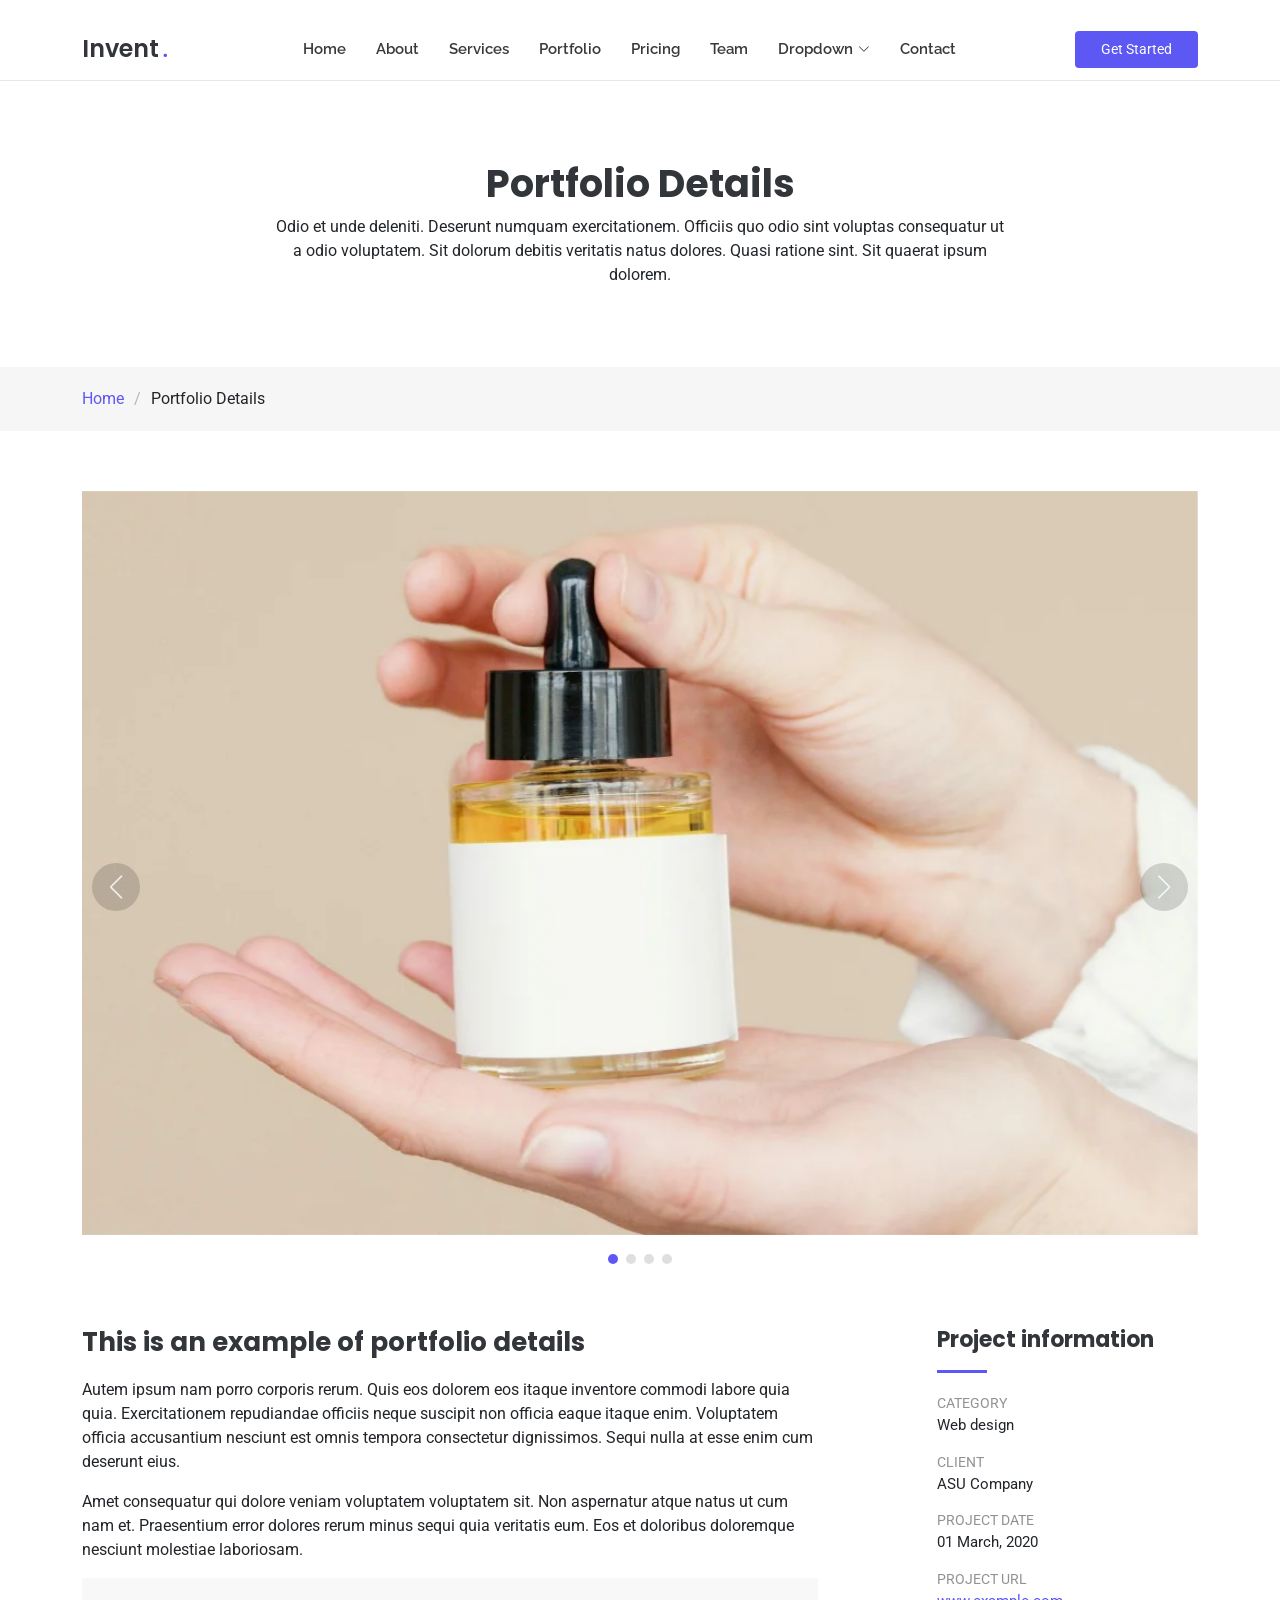
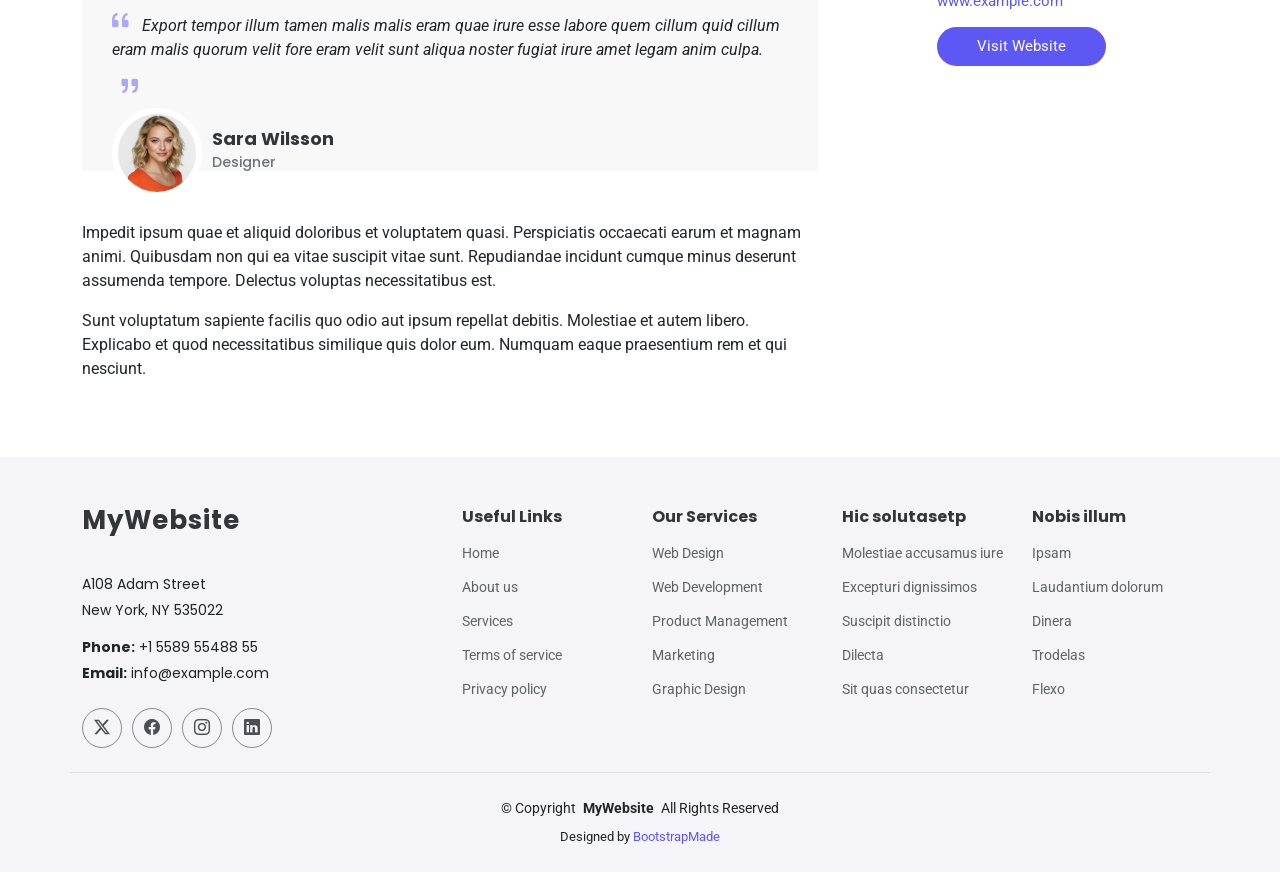
<file: portfolio-details.html>
<!DOCTYPE html>
<html lang="en">

<head>
  <meta charset="utf-8">
  <meta content="width=device-width, initial-scale=1.0" name="viewport">
  <title>Portfolio Details - Invent Bootstrap Template</title>
  <meta name="description" content="">
  <meta name="keywords" content="">

  <!-- Favicons -->
  <link href="assets/img/favicon.png" rel="icon">
  <link href="assets/img/apple-touch-icon.png" rel="apple-touch-icon">

  <!-- Fonts -->
  <link href="https://fonts.googleapis.com" rel="preconnect">
  <link href="https://fonts.gstatic.com" rel="preconnect" crossorigin>
  <link href="https://fonts.googleapis.com/css2?family=Roboto:ital,wght@0,100;0,300;0,400;0,500;0,700;0,900;1,100;1,300;1,400;1,500;1,700;1,900&family=Poppins:ital,wght@0,100;0,200;0,300;0,400;0,500;0,600;0,700;0,800;0,900;1,100;1,200;1,300;1,400;1,500;1,600;1,700;1,800;1,900&family=Raleway:ital,wght@0,100;0,200;0,300;0,400;0,500;0,600;0,700;0,800;0,900;1,100;1,200;1,300;1,400;1,500;1,600;1,700;1,800;1,900&display=swap" rel="stylesheet">

  <!-- Vendor CSS Files -->
  <link href="assets/vendor/bootstrap/css/bootstrap.min.css" rel="stylesheet">
  <link href="assets/vendor/bootstrap-icons/bootstrap-icons.css" rel="stylesheet">
  <link href="assets/vendor/aos/aos.css" rel="stylesheet">
  <link href="assets/vendor/glightbox/css/glightbox.min.css" rel="stylesheet">
  <link href="assets/vendor/swiper/swiper-bundle.min.css" rel="stylesheet">

  <!-- Main CSS File -->
  <link href="assets/css/main.css" rel="stylesheet">

  <!-- =======================================================
  * Template Name: Invent
  * Template URL: https://bootstrapmade.com/invent-bootstrap-business-template/
  * Updated: May 12 2025 with Bootstrap v5.3.6
  * Author: BootstrapMade.com
  * License: https://bootstrapmade.com/license/
  ======================================================== -->
</head>

<body class="portfolio-details-page">

  <header id="header" class="header d-flex align-items-center fixed-top">
    <div class="container position-relative d-flex align-items-center justify-content-between">

      <a href="index.html" class="logo d-flex align-items-center me-auto me-xl-0">
        <!-- Uncomment the line below if you also wish to use an image logo -->
        <!-- <img src="assets/img/logo.webp" alt=""> -->
        <h1 class="sitename">Invent</h1><span>.</span>
      </a>

      <nav id="navmenu" class="navmenu">
        <ul>
          <li><a href="#hero">Home</a></li>
          <li><a href="#about">About</a></li>
          <li><a href="#services">Services</a></li>
          <li><a href="#portfolio">Portfolio</a></li>
          <li><a href="#pricing">Pricing</a></li>
          <li><a href="#team">Team</a></li>
          <li class="dropdown"><a href="#"><span>Dropdown</span> <i class="bi bi-chevron-down toggle-dropdown"></i></a>
            <ul>
              <li><a href="#">Dropdown 1</a></li>
              <li class="dropdown"><a href="#"><span>Deep Dropdown</span> <i class="bi bi-chevron-down toggle-dropdown"></i></a>
                <ul>
                  <li><a href="#">Deep Dropdown 1</a></li>
                  <li><a href="#">Deep Dropdown 2</a></li>
                  <li><a href="#">Deep Dropdown 3</a></li>
                  <li><a href="#">Deep Dropdown 4</a></li>
                  <li><a href="#">Deep Dropdown 5</a></li>
                </ul>
              </li>
              <li><a href="#">Dropdown 2</a></li>
              <li><a href="#">Dropdown 3</a></li>
              <li><a href="#">Dropdown 4</a></li>
            </ul>
          </li>
          <li><a href="#contact">Contact</a></li>
        </ul>
        <i class="mobile-nav-toggle d-xl-none bi bi-list"></i>
      </nav>

      <a class="btn-getstarted" href="#about">Get Started</a>

    </div>
  </header>

  <main class="main">

    <!-- Page Title -->
    <div class="page-title">
      <div class="heading">
        <div class="container">
          <div class="row d-flex justify-content-center text-center">
            <div class="col-lg-8">
              <h1 class="heading-title">Portfolio Details</h1>
              <p class="mb-0">
                Odio et unde deleniti. Deserunt numquam exercitationem. Officiis quo
                odio sint voluptas consequatur ut a odio voluptatem. Sit dolorum
                debitis veritatis natus dolores. Quasi ratione sint. Sit quaerat
                ipsum dolorem.
              </p>
            </div>
          </div>
        </div>
      </div>
      <nav class="breadcrumbs">
        <div class="container">
          <ol>
            <li><a href="index.html">Home</a></li>
            <li class="current">Portfolio Details</li>
          </ol>
        </div>
      </nav>
    </div><!-- End Page Title -->

    <!-- Portfolio Details Section -->
    <section id="portfolio-details" class="portfolio-details section">

      <div class="container" data-aos="fade-up">

        <div class="portfolio-details-slider swiper init-swiper">
          <script type="application/json" class="swiper-config">
            {
              "loop": true,
              "speed": 600,
              "autoplay": {
                "delay": 5000
              },
              "slidesPerView": "auto",
              "navigation": {
                "nextEl": ".swiper-button-next",
                "prevEl": ".swiper-button-prev"
              },
              "pagination": {
                "el": ".swiper-pagination",
                "type": "bullets",
                "clickable": true
              }
            }
          </script>
          <div class="swiper-wrapper align-items-center">

            <div class="swiper-slide">
              <img src="assets/img/portfolio/portfolio-1.webp" alt="">
            </div>

            <div class="swiper-slide">
              <img src="assets/img/portfolio/portfolio-10.webp" alt="">
            </div>

            <div class="swiper-slide">
              <img src="assets/img/portfolio/portfolio-7.webp" alt="">
            </div>

            <div class="swiper-slide">
              <img src="assets/img/portfolio/portfolio-4.webp" alt="">
            </div>

          </div>
          <div class="swiper-button-prev"></div>
          <div class="swiper-button-next"></div>
          <div class="swiper-pagination"></div>
        </div>

        <div class="row justify-content-between gy-4 mt-4">

          <div class="col-lg-8" data-aos="fade-up">
            <div class="portfolio-description">
              <h2>This is an example of portfolio details</h2>
              <p>
                Autem ipsum nam porro corporis rerum. Quis eos dolorem eos itaque inventore commodi labore quia quia. Exercitationem repudiandae officiis neque suscipit non officia eaque itaque enim. Voluptatem officia accusantium nesciunt est omnis tempora consectetur dignissimos. Sequi nulla at esse enim cum deserunt eius.
              </p>
              <p>
                Amet consequatur qui dolore veniam voluptatem voluptatem sit. Non aspernatur atque natus ut cum nam et. Praesentium error dolores rerum minus sequi quia veritatis eum. Eos et doloribus doloremque nesciunt molestiae laboriosam.
              </p>

              <div class="testimonial-item">
                <p>
                  <i class="bi bi-quote quote-icon-left"></i>
                  <span>Export tempor illum tamen malis malis eram quae irure esse labore quem cillum quid cillum eram malis quorum velit fore eram velit sunt aliqua noster fugiat irure amet legam anim culpa.</span>
                  <i class="bi bi-quote quote-icon-right"></i>
                </p>
                <div>
                  <img src="assets/img/person/person-f-5.webp" class="testimonial-img" alt="">
                  <h3>Sara Wilsson</h3>
                  <h4>Designer</h4>
                </div>
              </div>

              <p>
                Impedit ipsum quae et aliquid doloribus et voluptatem quasi. Perspiciatis occaecati earum et magnam animi. Quibusdam non qui ea vitae suscipit vitae sunt. Repudiandae incidunt cumque minus deserunt assumenda tempore. Delectus voluptas necessitatibus est.
              </p>

              <p>
                Sunt voluptatum sapiente facilis quo odio aut ipsum repellat debitis. Molestiae et autem libero. Explicabo et quod necessitatibus similique quis dolor eum. Numquam eaque praesentium rem et qui nesciunt.
              </p>

            </div>
          </div>

          <div class="col-lg-3" data-aos="fade-up" data-aos-delay="100">
            <div class="portfolio-info">
              <h3>Project information</h3>
              <ul>
                <li><strong>Category</strong> Web design</li>
                <li><strong>Client</strong> ASU Company</li>
                <li><strong>Project date</strong> 01 March, 2020</li>
                <li><strong>Project URL</strong> <a href="#">www.example.com</a></li>
                <li><a href="#" class="btn-visit align-self-start">Visit Website</a></li>
              </ul>
            </div>
          </div>

        </div>

      </div>

    </section><!-- /Portfolio Details Section -->

  </main>

  <footer id="footer" class="footer light-background">

    <div class="container footer-top">
      <div class="row gy-4">
        <div class="col-lg-4 col-md-6 footer-about">
          <a href="index.html" class="logo d-flex align-items-center">
            <span class="sitename">MyWebsite</span>
          </a>
          <div class="footer-contact pt-3">
            <p>A108 Adam Street</p>
            <p>New York, NY 535022</p>
            <p class="mt-3"><strong>Phone:</strong> <span>+1 5589 55488 55</span></p>
            <p><strong>Email:</strong> <span>info@example.com</span></p>
          </div>
          <div class="social-links d-flex mt-4">
            <a href=""><i class="bi bi-twitter-x"></i></a>
            <a href=""><i class="bi bi-facebook"></i></a>
            <a href=""><i class="bi bi-instagram"></i></a>
            <a href=""><i class="bi bi-linkedin"></i></a>
          </div>
        </div>

        <div class="col-lg-2 col-md-3 footer-links">
          <h4>Useful Links</h4>
          <ul>
            <li><a href="#">Home</a></li>
            <li><a href="#">About us</a></li>
            <li><a href="#">Services</a></li>
            <li><a href="#">Terms of service</a></li>
            <li><a href="#">Privacy policy</a></li>
          </ul>
        </div>

        <div class="col-lg-2 col-md-3 footer-links">
          <h4>Our Services</h4>
          <ul>
            <li><a href="#">Web Design</a></li>
            <li><a href="#">Web Development</a></li>
            <li><a href="#">Product Management</a></li>
            <li><a href="#">Marketing</a></li>
            <li><a href="#">Graphic Design</a></li>
          </ul>
        </div>

        <div class="col-lg-2 col-md-3 footer-links">
          <h4>Hic solutasetp</h4>
          <ul>
            <li><a href="#">Molestiae accusamus iure</a></li>
            <li><a href="#">Excepturi dignissimos</a></li>
            <li><a href="#">Suscipit distinctio</a></li>
            <li><a href="#">Dilecta</a></li>
            <li><a href="#">Sit quas consectetur</a></li>
          </ul>
        </div>

        <div class="col-lg-2 col-md-3 footer-links">
          <h4>Nobis illum</h4>
          <ul>
            <li><a href="#">Ipsam</a></li>
            <li><a href="#">Laudantium dolorum</a></li>
            <li><a href="#">Dinera</a></li>
            <li><a href="#">Trodelas</a></li>
            <li><a href="#">Flexo</a></li>
          </ul>
        </div>

      </div>
    </div>

    <div class="container copyright text-center mt-4">
      <p>© <span>Copyright</span> <strong class="px-1 sitename">MyWebsite</strong> <span>All Rights Reserved</span></p>
      <div class="credits">
        <!-- All the links in the footer should remain intact. -->
        <!-- You can delete the links only if you've purchased the pro version. -->
        <!-- Licensing information: https://bootstrapmade.com/license/ -->
        <!-- Purchase the pro version with working PHP/AJAX contact form: [buy-url] -->
        Designed by <a href="https://bootstrapmade.com/">BootstrapMade</a>
      </div>
    </div>

  </footer>

  <!-- Scroll Top -->
  <a href="#" id="scroll-top" class="scroll-top d-flex align-items-center justify-content-center"><i class="bi bi-arrow-up-short"></i></a>

  <!-- Preloader -->
  <div id="preloader"></div>

  <!-- Vendor JS Files -->
  <script src="assets/vendor/bootstrap/js/bootstrap.bundle.min.js"></script>
  <script src="assets/vendor/php-email-form/validate.js"></script>
  <script src="assets/vendor/aos/aos.js"></script>
  <script src="assets/vendor/glightbox/js/glightbox.min.js"></script>
  <script src="assets/vendor/imagesloaded/imagesloaded.pkgd.min.js"></script>
  <script src="assets/vendor/isotope-layout/isotope.pkgd.min.js"></script>
  <script src="assets/vendor/swiper/swiper-bundle.min.js"></script>

  <!-- Main JS File -->
  <script src="assets/js/main.js"></script>

</body>

</html>
</file>
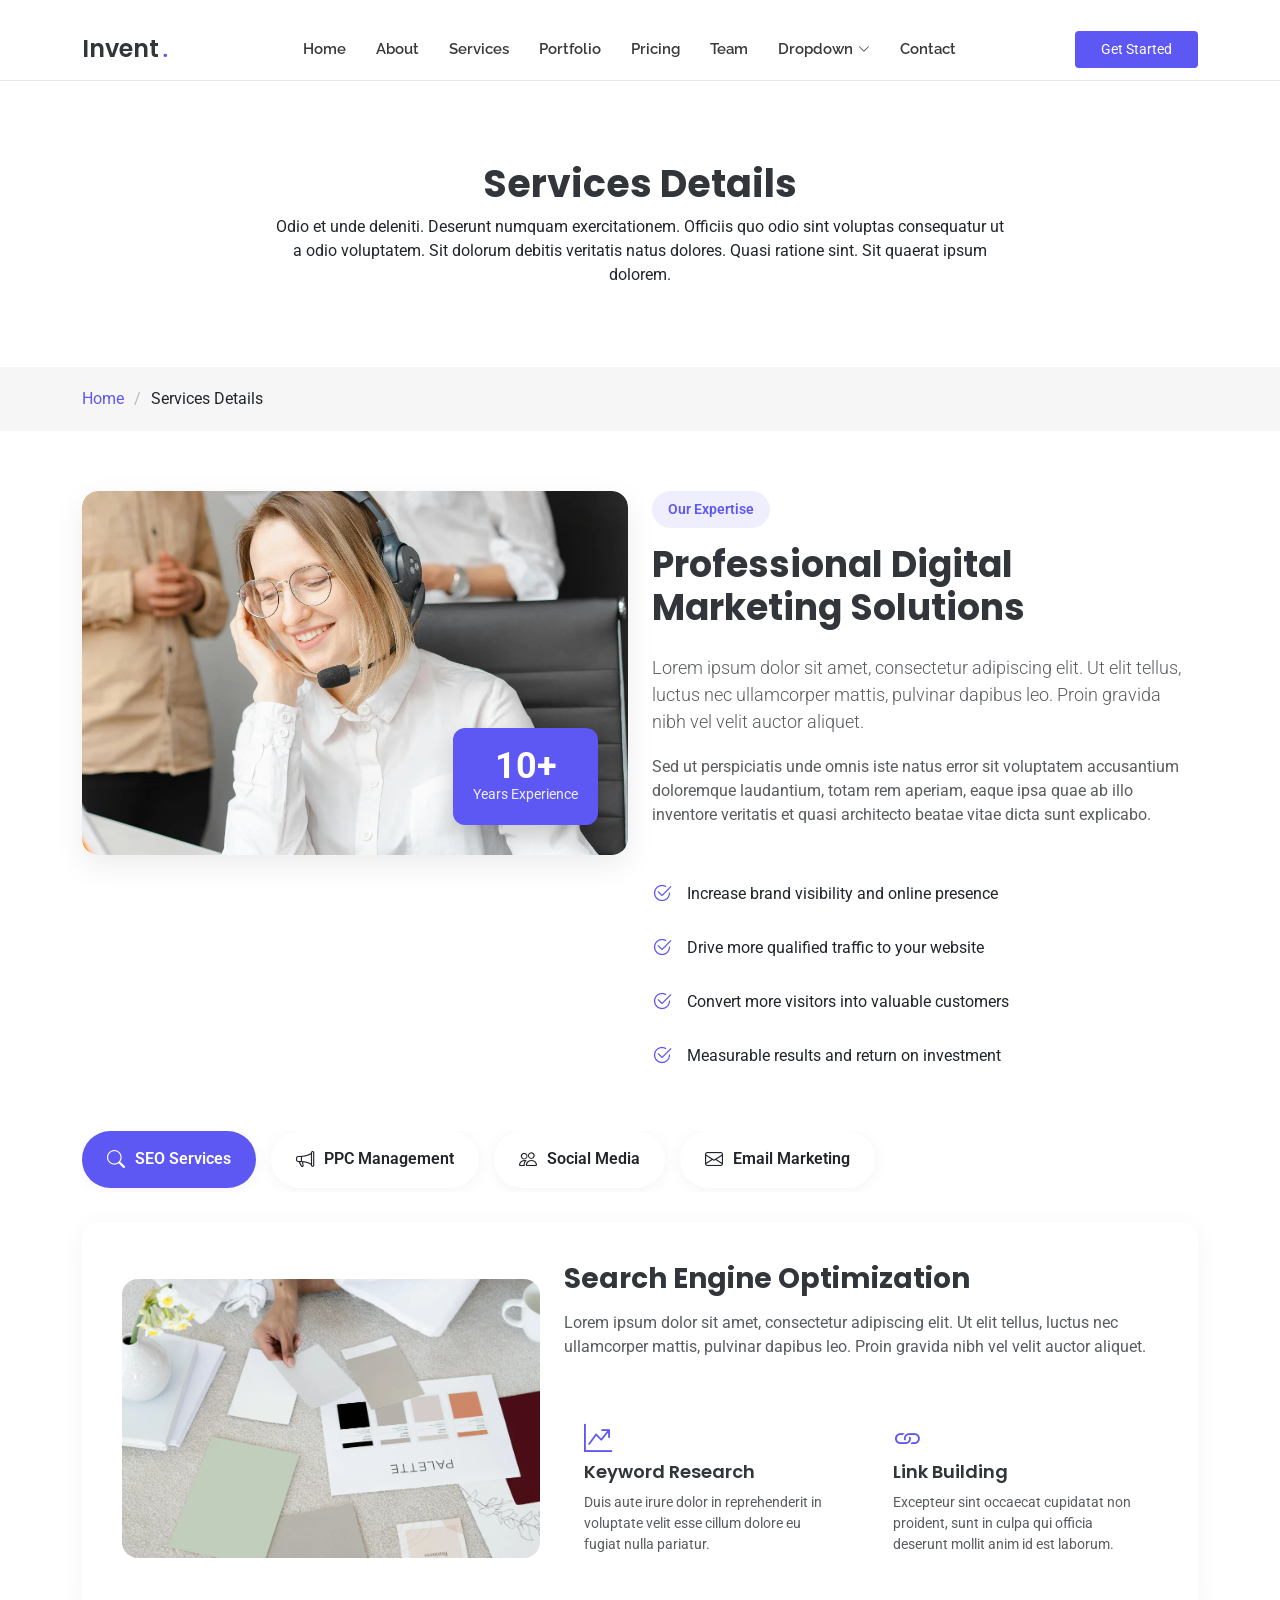
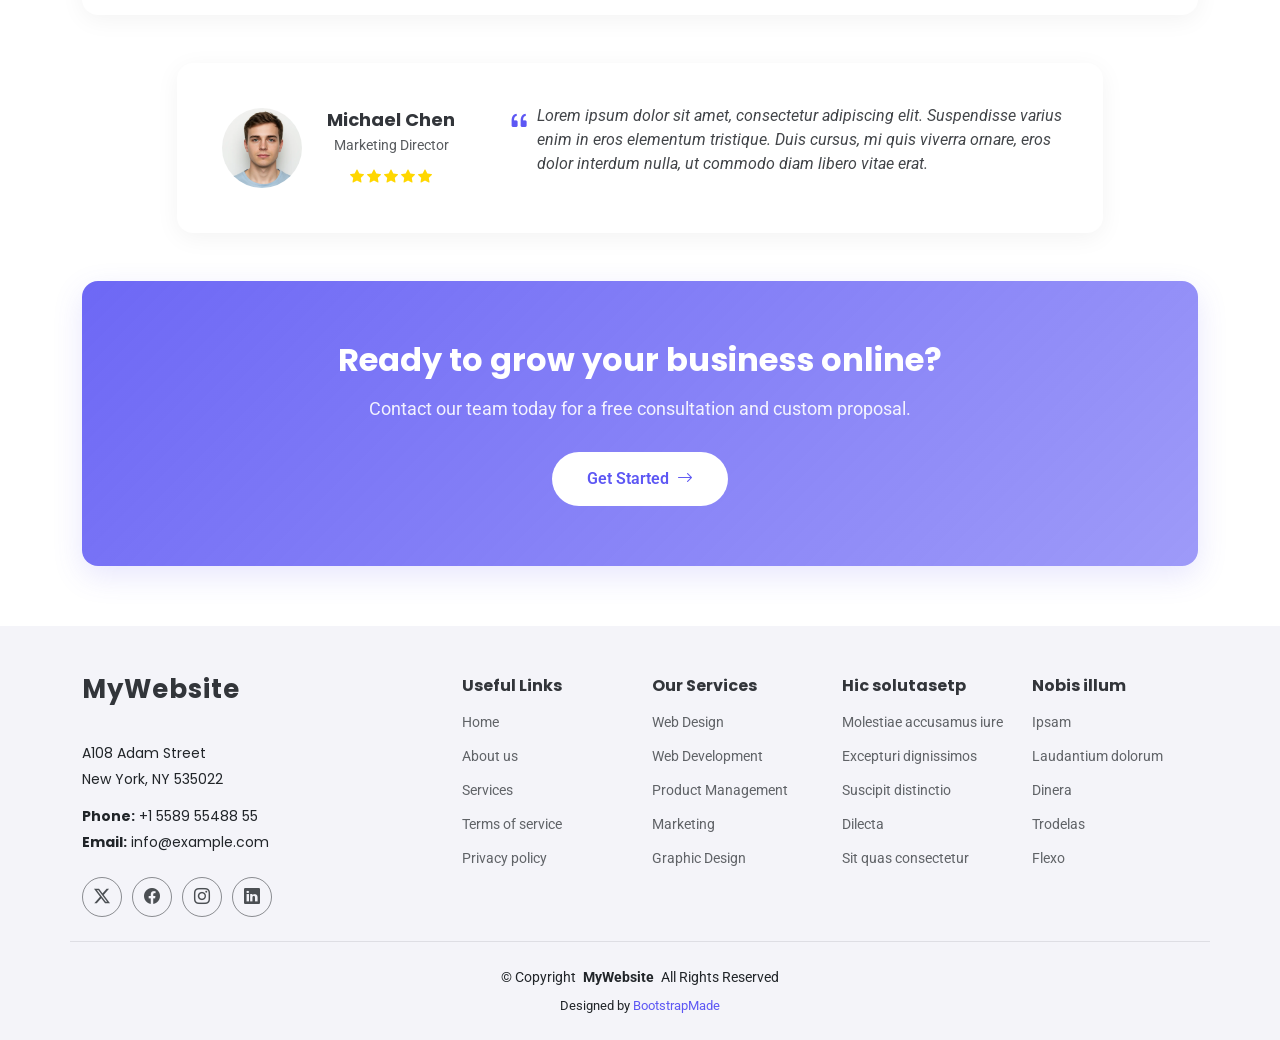
<file: services-details.html>
<!DOCTYPE html>
<html lang="en">

<head>
  <meta charset="utf-8">
  <meta content="width=device-width, initial-scale=1.0" name="viewport">
  <title>Services Details - Invent Bootstrap Template</title>
  <meta name="description" content="">
  <meta name="keywords" content="">

  <!-- Favicons -->
  <link href="assets/img/favicon.png" rel="icon">
  <link href="assets/img/apple-touch-icon.png" rel="apple-touch-icon">

  <!-- Fonts -->
  <link href="https://fonts.googleapis.com" rel="preconnect">
  <link href="https://fonts.gstatic.com" rel="preconnect" crossorigin>
  <link href="https://fonts.googleapis.com/css2?family=Roboto:ital,wght@0,100;0,300;0,400;0,500;0,700;0,900;1,100;1,300;1,400;1,500;1,700;1,900&family=Poppins:ital,wght@0,100;0,200;0,300;0,400;0,500;0,600;0,700;0,800;0,900;1,100;1,200;1,300;1,400;1,500;1,600;1,700;1,800;1,900&family=Raleway:ital,wght@0,100;0,200;0,300;0,400;0,500;0,600;0,700;0,800;0,900;1,100;1,200;1,300;1,400;1,500;1,600;1,700;1,800;1,900&display=swap" rel="stylesheet">

  <!-- Vendor CSS Files -->
  <link href="assets/vendor/bootstrap/css/bootstrap.min.css" rel="stylesheet">
  <link href="assets/vendor/bootstrap-icons/bootstrap-icons.css" rel="stylesheet">
  <link href="assets/vendor/aos/aos.css" rel="stylesheet">
  <link href="assets/vendor/glightbox/css/glightbox.min.css" rel="stylesheet">
  <link href="assets/vendor/swiper/swiper-bundle.min.css" rel="stylesheet">

  <!-- Main CSS File -->
  <link href="assets/css/main.css" rel="stylesheet">

  <!-- =======================================================
  * Template Name: Invent
  * Template URL: https://bootstrapmade.com/invent-bootstrap-business-template/
  * Updated: May 12 2025 with Bootstrap v5.3.6
  * Author: BootstrapMade.com
  * License: https://bootstrapmade.com/license/
  ======================================================== -->
</head>

<body class="services-details-page">

  <header id="header" class="header d-flex align-items-center fixed-top">
    <div class="container position-relative d-flex align-items-center justify-content-between">

      <a href="index.html" class="logo d-flex align-items-center me-auto me-xl-0">
        <!-- Uncomment the line below if you also wish to use an image logo -->
        <!-- <img src="assets/img/logo.webp" alt=""> -->
        <h1 class="sitename">Invent</h1><span>.</span>
      </a>

      <nav id="navmenu" class="navmenu">
        <ul>
          <li><a href="#hero">Home</a></li>
          <li><a href="#about">About</a></li>
          <li><a href="#services">Services</a></li>
          <li><a href="#portfolio">Portfolio</a></li>
          <li><a href="#pricing">Pricing</a></li>
          <li><a href="#team">Team</a></li>
          <li class="dropdown"><a href="#"><span>Dropdown</span> <i class="bi bi-chevron-down toggle-dropdown"></i></a>
            <ul>
              <li><a href="#">Dropdown 1</a></li>
              <li class="dropdown"><a href="#"><span>Deep Dropdown</span> <i class="bi bi-chevron-down toggle-dropdown"></i></a>
                <ul>
                  <li><a href="#">Deep Dropdown 1</a></li>
                  <li><a href="#">Deep Dropdown 2</a></li>
                  <li><a href="#">Deep Dropdown 3</a></li>
                  <li><a href="#">Deep Dropdown 4</a></li>
                  <li><a href="#">Deep Dropdown 5</a></li>
                </ul>
              </li>
              <li><a href="#">Dropdown 2</a></li>
              <li><a href="#">Dropdown 3</a></li>
              <li><a href="#">Dropdown 4</a></li>
            </ul>
          </li>
          <li><a href="#contact">Contact</a></li>
        </ul>
        <i class="mobile-nav-toggle d-xl-none bi bi-list"></i>
      </nav>

      <a class="btn-getstarted" href="#about">Get Started</a>

    </div>
  </header>

  <main class="main">

    <!-- Page Title -->
    <div class="page-title">
      <div class="heading">
        <div class="container">
          <div class="row d-flex justify-content-center text-center">
            <div class="col-lg-8">
              <h1 class="heading-title">Services Details</h1>
              <p class="mb-0">Odio et unde deleniti. Deserunt numquam exercitationem. Officiis quo odio sint voluptas consequatur ut a odio voluptatem. Sit dolorum debitis veritatis natus dolores. Quasi ratione sint. Sit quaerat ipsum dolorem.</p>
            </div>
          </div>
        </div>
      </div>
      <nav class="breadcrumbs">
        <div class="container">
          <ol>
            <li><a href="index.html">Home</a></li>
            <li class="current">Services Details</li>
          </ol>
        </div>
      </nav>
    </div><!-- End Page Title -->

    <!-- Service Details Section -->
    <section id="service-details" class="service-details section">

      <div class="container" data-aos="fade-up" data-aos-delay="100">

        <div class="row gy-5">

          <div class="col-lg-6">
            <div class="service-main-image" data-aos="zoom-in" data-aos-delay="200">
              <img src="assets/img/services/services-4.webp" alt="" class="img-fluid rounded-4">
              <div class="experience-badge">
                <span>10+</span>
                <p>Years Experience</p>
              </div>
            </div>
          </div>

          <div class="col-lg-6">
            <div class="service-main-content">
              <div class="section-header" data-aos="fade-up">
                <span class="section-subtitle">Our Expertise</span>
                <h2>Professional Digital Marketing Solutions</h2>
              </div>
              <p class="lead" data-aos="fade-up" data-aos-delay="100">
                Lorem ipsum dolor sit amet, consectetur adipiscing elit. Ut elit tellus, luctus nec ullamcorper mattis, pulvinar dapibus leo. Proin gravida nibh vel velit auctor aliquet.
              </p>
              <p data-aos="fade-up" data-aos-delay="200">
                Sed ut perspiciatis unde omnis iste natus error sit voluptatem accusantium doloremque laudantium, totam rem aperiam, eaque ipsa quae ab illo inventore veritatis et quasi architecto beatae vitae dicta sunt explicabo.
              </p>

              <ul class="service-benefits" data-aos="fade-up" data-aos-delay="300">
                <li><i class="bi bi-check2-circle"></i> Increase brand visibility and online presence</li>
                <li><i class="bi bi-check2-circle"></i> Drive more qualified traffic to your website</li>
                <li><i class="bi bi-check2-circle"></i> Convert more visitors into valuable customers</li>
                <li><i class="bi bi-check2-circle"></i> Measurable results and return on investment</li>
              </ul>
            </div>
          </div>

        </div>

        <div class="service-tabs mt-5" data-aos="fade-up">
          <ul class="nav nav-tabs" id="service-details-tabs" role="tablist">
            <li class="nav-item" role="presentation">
              <button class="nav-link active" id="service-details-tab-1-tab" data-bs-toggle="tab" data-bs-target="#service-details-tab-1" type="button" role="tab" aria-selected="true">
                <i class="bi bi-search"></i> SEO Services
              </button>
            </li>
            <li class="nav-item" role="presentation">
              <button class="nav-link" id="service-details-tab-2-tab" data-bs-toggle="tab" data-bs-target="#service-details-tab-2" type="button" role="tab" aria-selected="false">
                <i class="bi bi-megaphone"></i> PPC Management
              </button>
            </li>
            <li class="nav-item" role="presentation">
              <button class="nav-link" id="service-details-tab-3-tab" data-bs-toggle="tab" data-bs-target="#service-details-tab-3" type="button" role="tab" aria-selected="false">
                <i class="bi bi-people"></i> Social Media
              </button>
            </li>
            <li class="nav-item" role="presentation">
              <button class="nav-link" id="service-details-tab-4-tab" data-bs-toggle="tab" data-bs-target="#service-details-tab-4" type="button" role="tab" aria-selected="false">
                <i class="bi bi-envelope"></i> Email Marketing
              </button>
            </li>
          </ul>
          <div class="tab-content" id="service-details-tabs-content">
            <div class="tab-pane fade show active" id="service-details-tab-1" role="tabpanel">
              <div class="row align-items-center">
                <div class="col-lg-5" data-aos="fade-right" data-aos-delay="100">
                  <img src="assets/img/services/services-5.webp" alt="" class="img-fluid rounded-4">
                </div>
                <div class="col-lg-7" data-aos="fade-left" data-aos-delay="200">
                  <h3>Search Engine Optimization</h3>
                  <p>Lorem ipsum dolor sit amet, consectetur adipiscing elit. Ut elit tellus, luctus nec ullamcorper mattis, pulvinar dapibus leo. Proin gravida nibh vel velit auctor aliquet.</p>
                  <div class="row gy-4 mt-3">
                    <div class="col-md-6">
                      <div class="feature-item">
                        <i class="bi bi-graph-up-arrow"></i>
                        <h4>Keyword Research</h4>
                        <p>Duis aute irure dolor in reprehenderit in voluptate velit esse cillum dolore eu fugiat nulla pariatur.</p>
                      </div>
                    </div>
                    <div class="col-md-6">
                      <div class="feature-item">
                        <i class="bi bi-link"></i>
                        <h4>Link Building</h4>
                        <p>Excepteur sint occaecat cupidatat non proident, sunt in culpa qui officia deserunt mollit anim id est laborum.</p>
                      </div>
                    </div>
                  </div>
                </div>
              </div>
            </div>

            <div class="tab-pane fade" id="service-details-tab-2" role="tabpanel">
              <div class="row align-items-center">
                <div class="col-lg-5" data-aos="fade-right" data-aos-delay="100">
                  <img src="assets/img/services/services-6.webp" alt="" class="img-fluid rounded-4">
                </div>
                <div class="col-lg-7" data-aos="fade-left" data-aos-delay="200">
                  <h3>Pay-Per-Click Management</h3>
                  <p>Nemo enim ipsam voluptatem quia voluptas sit aspernatur aut odit aut fugit, sed quia consequuntur magni dolores eos qui ratione voluptatem sequi nesciunt.</p>
                  <div class="row gy-4 mt-3">
                    <div class="col-md-6">
                      <div class="feature-item">
                        <i class="bi bi-google"></i>
                        <h4>Google Ads</h4>
                        <p>Ut enim ad minima veniam, quis nostrum exercitationem ullam corporis suscipit laboriosam.</p>
                      </div>
                    </div>
                    <div class="col-md-6">
                      <div class="feature-item">
                        <i class="bi bi-bar-chart"></i>
                        <h4>Conversion Tracking</h4>
                        <p>Quis autem vel eum iure reprehenderit qui in ea voluptate velit esse quam nihil molestiae consequatur.</p>
                      </div>
                    </div>
                  </div>
                </div>
              </div>
            </div>

            <div class="tab-pane fade" id="service-details-tab-3" role="tabpanel">
              <div class="row align-items-center">
                <div class="col-lg-5" data-aos="fade-right" data-aos-delay="100">
                  <img src="assets/img/services/services-7.webp" alt="" class="img-fluid rounded-4">
                </div>
                <div class="col-lg-7" data-aos="fade-left" data-aos-delay="200">
                  <h3>Social Media Marketing</h3>
                  <p>At vero eos et accusamus et iusto odio dignissimos ducimus qui blanditiis praesentium voluptatum deleniti atque corrupti quos dolores et quas molestias excepturi sint.</p>
                  <div class="row gy-4 mt-3">
                    <div class="col-md-6">
                      <div class="feature-item">
                        <i class="bi bi-layout-text-window"></i>
                        <h4>Content Creation</h4>
                        <p>Nemo enim ipsam voluptatem quia voluptas sit aspernatur aut odit aut fugit, sed quia consequuntur.</p>
                      </div>
                    </div>
                    <div class="col-md-6">
                      <div class="feature-item">
                        <i class="bi bi-calendar-check"></i>
                        <h4>Scheduling &amp; Analytics</h4>
                        <p>Quisquam est, qui dolorem ipsum quia dolor sit amet, consectetur, adipisci velit, sed quia non numquam.</p>
                      </div>
                    </div>
                  </div>
                </div>
              </div>
            </div>

            <div class="tab-pane fade" id="service-details-tab-4" role="tabpanel">
              <div class="row align-items-center">
                <div class="col-lg-5" data-aos="fade-right" data-aos-delay="100">
                  <img src="assets/img/services/services-8.webp" alt="" class="img-fluid rounded-4">
                </div>
                <div class="col-lg-7" data-aos="fade-left" data-aos-delay="200">
                  <h3>Email Marketing Campaigns</h3>
                  <p>Temporibus autem quibusdam et aut officiis debitis aut rerum necessitatibus saepe eveniet ut et voluptates repudiandae sint et molestiae non recusandae.</p>
                  <div class="row gy-4 mt-3">
                    <div class="col-md-6">
                      <div class="feature-item">
                        <i class="bi bi-envelope-check"></i>
                        <h4>Automated Sequences</h4>
                        <p>Itaque earum rerum hic tenetur a sapiente delectus, ut aut reiciendis voluptatibus maiores.</p>
                      </div>
                    </div>
                    <div class="col-md-6">
                      <div class="feature-item">
                        <i class="bi bi-pie-chart"></i>
                        <h4>Analytics &amp; Reporting</h4>
                        <p>Ut aut reiciendis voluptatibus maiores alias consequatur aut perferendis doloribus asperiores repellat.</p>
                      </div>
                    </div>
                  </div>
                </div>
              </div>
            </div>
          </div>
        </div>

        <div class="service-testimonial mt-5" data-aos="fade-up" data-aos-delay="100">
          <div class="row">
            <div class="col-lg-10 mx-auto">
              <div class="testimonial-card">
                <div class="row align-items-center">
                  <div class="col-md-4" data-aos="zoom-in" data-aos-delay="200">
                    <div class="client-info d-flex align-items-center">
                      <img src="assets/img/person/person-m-5.webp" class="img-fluid rounded-circle" alt="">
                      <div>
                        <h4>Michael Chen</h4>
                        <p>Marketing Director</p>
                        <div class="stars">
                          <i class="bi bi-star-fill"></i>
                          <i class="bi bi-star-fill"></i>
                          <i class="bi bi-star-fill"></i>
                          <i class="bi bi-star-fill"></i>
                          <i class="bi bi-star-fill"></i>
                        </div>
                      </div>
                    </div>
                  </div>
                  <div class="col-md-8" data-aos="fade-in" data-aos-delay="300">
                    <div class="quote">
                      <i class="bi bi-quote"></i>
                      <p>Lorem ipsum dolor sit amet, consectetur adipiscing elit. Suspendisse varius enim in eros elementum tristique. Duis cursus, mi quis viverra ornare, eros dolor interdum nulla, ut commodo diam libero vitae erat.</p>
                    </div>
                  </div>
                </div>
              </div>
            </div>
          </div>
        </div>

        <div class="service-cta mt-5 text-center" data-aos="zoom-in">
          <h3>Ready to grow your business online?</h3>
          <p>Contact our team today for a free consultation and custom proposal.</p>
          <a href="#" class="btn-service">Get Started <i class="bi bi-arrow-right"></i></a>
        </div>

      </div>

    </section><!-- /Service Details Section -->

  </main>

  <footer id="footer" class="footer light-background">

    <div class="container footer-top">
      <div class="row gy-4">
        <div class="col-lg-4 col-md-6 footer-about">
          <a href="index.html" class="logo d-flex align-items-center">
            <span class="sitename">MyWebsite</span>
          </a>
          <div class="footer-contact pt-3">
            <p>A108 Adam Street</p>
            <p>New York, NY 535022</p>
            <p class="mt-3"><strong>Phone:</strong> <span>+1 5589 55488 55</span></p>
            <p><strong>Email:</strong> <span>info@example.com</span></p>
          </div>
          <div class="social-links d-flex mt-4">
            <a href=""><i class="bi bi-twitter-x"></i></a>
            <a href=""><i class="bi bi-facebook"></i></a>
            <a href=""><i class="bi bi-instagram"></i></a>
            <a href=""><i class="bi bi-linkedin"></i></a>
          </div>
        </div>

        <div class="col-lg-2 col-md-3 footer-links">
          <h4>Useful Links</h4>
          <ul>
            <li><a href="#">Home</a></li>
            <li><a href="#">About us</a></li>
            <li><a href="#">Services</a></li>
            <li><a href="#">Terms of service</a></li>
            <li><a href="#">Privacy policy</a></li>
          </ul>
        </div>

        <div class="col-lg-2 col-md-3 footer-links">
          <h4>Our Services</h4>
          <ul>
            <li><a href="#">Web Design</a></li>
            <li><a href="#">Web Development</a></li>
            <li><a href="#">Product Management</a></li>
            <li><a href="#">Marketing</a></li>
            <li><a href="#">Graphic Design</a></li>
          </ul>
        </div>

        <div class="col-lg-2 col-md-3 footer-links">
          <h4>Hic solutasetp</h4>
          <ul>
            <li><a href="#">Molestiae accusamus iure</a></li>
            <li><a href="#">Excepturi dignissimos</a></li>
            <li><a href="#">Suscipit distinctio</a></li>
            <li><a href="#">Dilecta</a></li>
            <li><a href="#">Sit quas consectetur</a></li>
          </ul>
        </div>

        <div class="col-lg-2 col-md-3 footer-links">
          <h4>Nobis illum</h4>
          <ul>
            <li><a href="#">Ipsam</a></li>
            <li><a href="#">Laudantium dolorum</a></li>
            <li><a href="#">Dinera</a></li>
            <li><a href="#">Trodelas</a></li>
            <li><a href="#">Flexo</a></li>
          </ul>
        </div>

      </div>
    </div>

    <div class="container copyright text-center mt-4">
      <p>© <span>Copyright</span> <strong class="px-1 sitename">MyWebsite</strong> <span>All Rights Reserved</span></p>
      <div class="credits">
        <!-- All the links in the footer should remain intact. -->
        <!-- You can delete the links only if you've purchased the pro version. -->
        <!-- Licensing information: https://bootstrapmade.com/license/ -->
        <!-- Purchase the pro version with working PHP/AJAX contact form: [buy-url] -->
        Designed by <a href="https://bootstrapmade.com/">BootstrapMade</a>
      </div>
    </div>

  </footer>

  <!-- Scroll Top -->
  <a href="#" id="scroll-top" class="scroll-top d-flex align-items-center justify-content-center"><i class="bi bi-arrow-up-short"></i></a>

  <!-- Preloader -->
  <div id="preloader"></div>

  <!-- Vendor JS Files -->
  <script src="assets/vendor/bootstrap/js/bootstrap.bundle.min.js"></script>
  <script src="assets/vendor/php-email-form/validate.js"></script>
  <script src="assets/vendor/aos/aos.js"></script>
  <script src="assets/vendor/glightbox/js/glightbox.min.js"></script>
  <script src="assets/vendor/imagesloaded/imagesloaded.pkgd.min.js"></script>
  <script src="assets/vendor/isotope-layout/isotope.pkgd.min.js"></script>
  <script src="assets/vendor/swiper/swiper-bundle.min.js"></script>

  <!-- Main JS File -->
  <script src="assets/js/main.js"></script>

</body>

</html>
</file>
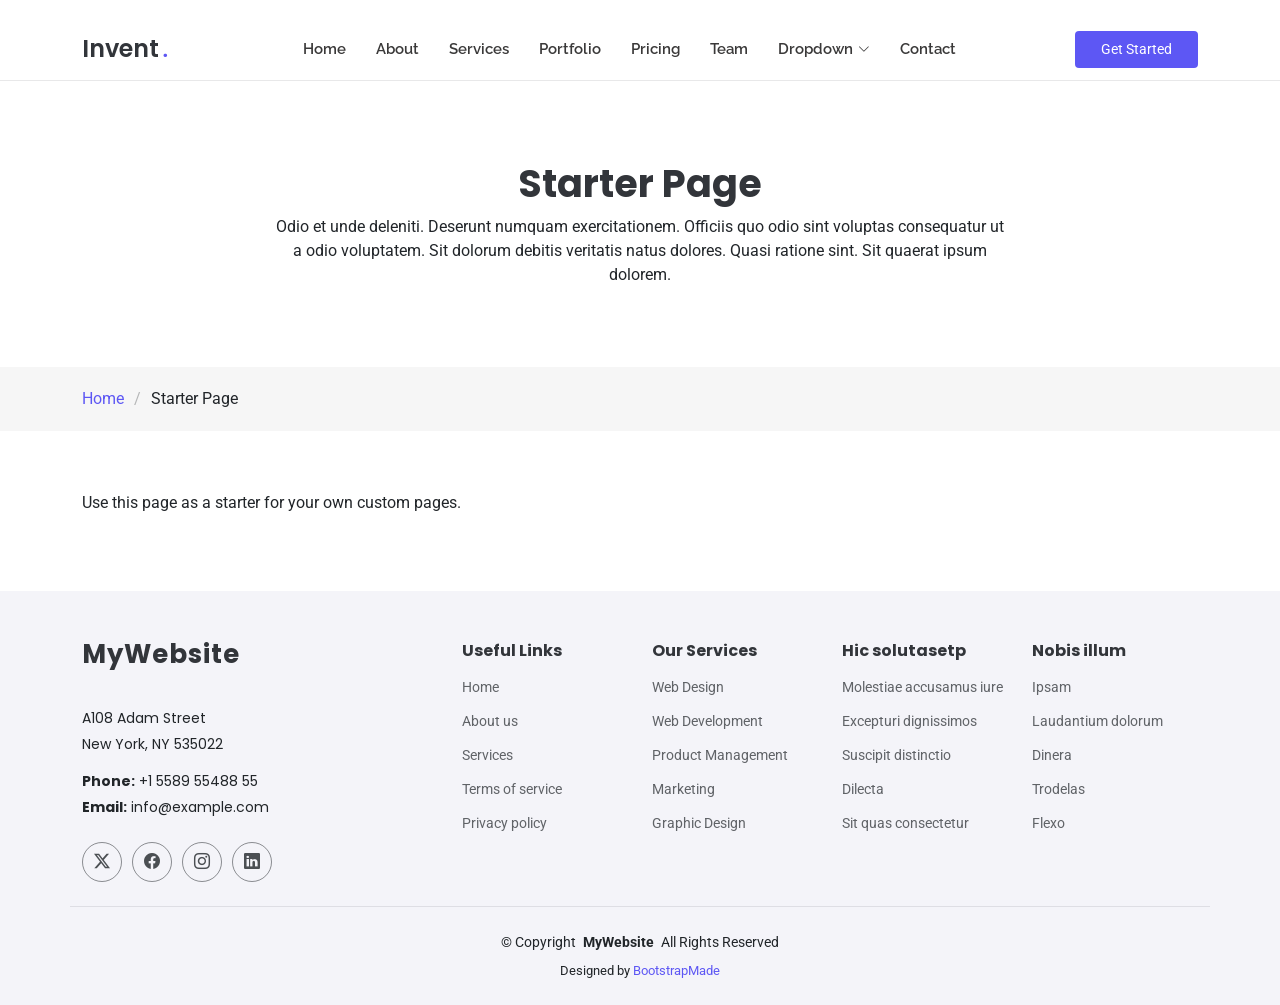
<file: starter-page.html>
<!DOCTYPE html>
<html lang="en">

<head>
  <meta charset="utf-8">
  <meta content="width=device-width, initial-scale=1.0" name="viewport">
  <title>Starter Page - Invent Bootstrap Template</title>
  <meta name="description" content="">
  <meta name="keywords" content="">

  <!-- Favicons -->
  <link href="assets/img/favicon.png" rel="icon">
  <link href="assets/img/apple-touch-icon.png" rel="apple-touch-icon">

  <!-- Fonts -->
  <link href="https://fonts.googleapis.com" rel="preconnect">
  <link href="https://fonts.gstatic.com" rel="preconnect" crossorigin>
  <link href="https://fonts.googleapis.com/css2?family=Roboto:ital,wght@0,100;0,300;0,400;0,500;0,700;0,900;1,100;1,300;1,400;1,500;1,700;1,900&family=Poppins:ital,wght@0,100;0,200;0,300;0,400;0,500;0,600;0,700;0,800;0,900;1,100;1,200;1,300;1,400;1,500;1,600;1,700;1,800;1,900&family=Raleway:ital,wght@0,100;0,200;0,300;0,400;0,500;0,600;0,700;0,800;0,900;1,100;1,200;1,300;1,400;1,500;1,600;1,700;1,800;1,900&display=swap" rel="stylesheet">

  <!-- Vendor CSS Files -->
  <link href="assets/vendor/bootstrap/css/bootstrap.min.css" rel="stylesheet">
  <link href="assets/vendor/bootstrap-icons/bootstrap-icons.css" rel="stylesheet">
  <link href="assets/vendor/aos/aos.css" rel="stylesheet">
  <link href="assets/vendor/glightbox/css/glightbox.min.css" rel="stylesheet">
  <link href="assets/vendor/swiper/swiper-bundle.min.css" rel="stylesheet">

  <!-- Main CSS File -->
  <link href="assets/css/main.css" rel="stylesheet">

  <!-- =======================================================
  * Template Name: Invent
  * Template URL: https://bootstrapmade.com/invent-bootstrap-business-template/
  * Updated: May 12 2025 with Bootstrap v5.3.6
  * Author: BootstrapMade.com
  * License: https://bootstrapmade.com/license/
  ======================================================== -->
</head>

<body class="starter-page-page">

  <header id="header" class="header d-flex align-items-center fixed-top">
    <div class="container position-relative d-flex align-items-center justify-content-between">

      <a href="index.html" class="logo d-flex align-items-center me-auto me-xl-0">
        <!-- Uncomment the line below if you also wish to use an image logo -->
        <!-- <img src="assets/img/logo.webp" alt=""> -->
        <h1 class="sitename">Invent</h1><span>.</span>
      </a>

      <nav id="navmenu" class="navmenu">
        <ul>
          <li><a href="#hero">Home</a></li>
          <li><a href="#about">About</a></li>
          <li><a href="#services">Services</a></li>
          <li><a href="#portfolio">Portfolio</a></li>
          <li><a href="#pricing">Pricing</a></li>
          <li><a href="#team">Team</a></li>
          <li class="dropdown"><a href="#"><span>Dropdown</span> <i class="bi bi-chevron-down toggle-dropdown"></i></a>
            <ul>
              <li><a href="#">Dropdown 1</a></li>
              <li class="dropdown"><a href="#"><span>Deep Dropdown</span> <i class="bi bi-chevron-down toggle-dropdown"></i></a>
                <ul>
                  <li><a href="#">Deep Dropdown 1</a></li>
                  <li><a href="#">Deep Dropdown 2</a></li>
                  <li><a href="#">Deep Dropdown 3</a></li>
                  <li><a href="#">Deep Dropdown 4</a></li>
                  <li><a href="#">Deep Dropdown 5</a></li>
                </ul>
              </li>
              <li><a href="#">Dropdown 2</a></li>
              <li><a href="#">Dropdown 3</a></li>
              <li><a href="#">Dropdown 4</a></li>
            </ul>
          </li>
          <li><a href="#contact">Contact</a></li>
        </ul>
        <i class="mobile-nav-toggle d-xl-none bi bi-list"></i>
      </nav>

      <a class="btn-getstarted" href="#about">Get Started</a>

    </div>
  </header>

  <main class="main">

    <!-- Page Title -->
    <div class="page-title">
      <div class="heading">
        <div class="container">
          <div class="row d-flex justify-content-center text-center">
            <div class="col-lg-8">
              <h1 class="heading-title">Starter Page</h1>
              <p class="mb-0">
                Odio et unde deleniti. Deserunt numquam exercitationem. Officiis quo
                odio sint voluptas consequatur ut a odio voluptatem. Sit dolorum
                debitis veritatis natus dolores. Quasi ratione sint. Sit quaerat
                ipsum dolorem.
              </p>
            </div>
          </div>
        </div>
      </div>
      <nav class="breadcrumbs">
        <div class="container">
          <ol>
            <li><a href="index.html">Home</a></li>
            <li class="current">Starter Page</li>
          </ol>
        </div>
      </nav>
    </div><!-- End Page Title -->

    <!-- Starter Section Section -->
    <section id="starter-section" class="starter-section section">

      <div class="container" data-aos="fade-up">
        <p>Use this page as a starter for your own custom pages.</p>
      </div>

    </section><!-- /Starter Section Section -->

  </main>

  <footer id="footer" class="footer light-background">

    <div class="container footer-top">
      <div class="row gy-4">
        <div class="col-lg-4 col-md-6 footer-about">
          <a href="index.html" class="logo d-flex align-items-center">
            <span class="sitename">MyWebsite</span>
          </a>
          <div class="footer-contact pt-3">
            <p>A108 Adam Street</p>
            <p>New York, NY 535022</p>
            <p class="mt-3"><strong>Phone:</strong> <span>+1 5589 55488 55</span></p>
            <p><strong>Email:</strong> <span>info@example.com</span></p>
          </div>
          <div class="social-links d-flex mt-4">
            <a href=""><i class="bi bi-twitter-x"></i></a>
            <a href=""><i class="bi bi-facebook"></i></a>
            <a href=""><i class="bi bi-instagram"></i></a>
            <a href=""><i class="bi bi-linkedin"></i></a>
          </div>
        </div>

        <div class="col-lg-2 col-md-3 footer-links">
          <h4>Useful Links</h4>
          <ul>
            <li><a href="#">Home</a></li>
            <li><a href="#">About us</a></li>
            <li><a href="#">Services</a></li>
            <li><a href="#">Terms of service</a></li>
            <li><a href="#">Privacy policy</a></li>
          </ul>
        </div>

        <div class="col-lg-2 col-md-3 footer-links">
          <h4>Our Services</h4>
          <ul>
            <li><a href="#">Web Design</a></li>
            <li><a href="#">Web Development</a></li>
            <li><a href="#">Product Management</a></li>
            <li><a href="#">Marketing</a></li>
            <li><a href="#">Graphic Design</a></li>
          </ul>
        </div>

        <div class="col-lg-2 col-md-3 footer-links">
          <h4>Hic solutasetp</h4>
          <ul>
            <li><a href="#">Molestiae accusamus iure</a></li>
            <li><a href="#">Excepturi dignissimos</a></li>
            <li><a href="#">Suscipit distinctio</a></li>
            <li><a href="#">Dilecta</a></li>
            <li><a href="#">Sit quas consectetur</a></li>
          </ul>
        </div>

        <div class="col-lg-2 col-md-3 footer-links">
          <h4>Nobis illum</h4>
          <ul>
            <li><a href="#">Ipsam</a></li>
            <li><a href="#">Laudantium dolorum</a></li>
            <li><a href="#">Dinera</a></li>
            <li><a href="#">Trodelas</a></li>
            <li><a href="#">Flexo</a></li>
          </ul>
        </div>

      </div>
    </div>

    <div class="container copyright text-center mt-4">
      <p>© <span>Copyright</span> <strong class="px-1 sitename">MyWebsite</strong> <span>All Rights Reserved</span></p>
      <div class="credits">
        <!-- All the links in the footer should remain intact. -->
        <!-- You can delete the links only if you've purchased the pro version. -->
        <!-- Licensing information: https://bootstrapmade.com/license/ -->
        <!-- Purchase the pro version with working PHP/AJAX contact form: [buy-url] -->
        Designed by <a href="https://bootstrapmade.com/">BootstrapMade</a>
      </div>
    </div>

  </footer>

  <!-- Scroll Top -->
  <a href="#" id="scroll-top" class="scroll-top d-flex align-items-center justify-content-center"><i class="bi bi-arrow-up-short"></i></a>

  <!-- Preloader -->
  <div id="preloader"></div>

  <!-- Vendor JS Files -->
  <script src="assets/vendor/bootstrap/js/bootstrap.bundle.min.js"></script>
  <script src="assets/vendor/php-email-form/validate.js"></script>
  <script src="assets/vendor/aos/aos.js"></script>
  <script src="assets/vendor/glightbox/js/glightbox.min.js"></script>
  <script src="assets/vendor/imagesloaded/imagesloaded.pkgd.min.js"></script>
  <script src="assets/vendor/isotope-layout/isotope.pkgd.min.js"></script>
  <script src="assets/vendor/swiper/swiper-bundle.min.js"></script>

  <!-- Main JS File -->
  <script src="assets/js/main.js"></script>

</body>

</html>
</file>
<file: assets/css/main.css>
/**
* Template Name: Invent
* Template URL: https://bootstrapmade.com/invent-bootstrap-business-template/
* Updated: May 12 2025 with Bootstrap v5.3.6
* Author: BootstrapMade.com
* License: https://bootstrapmade.com/license/
*/

/*--------------------------------------------------------------
# Font & Color Variables
# Help: https://bootstrapmade.com/color-system/
--------------------------------------------------------------*/
/* Fonts */
:root {
  --default-font: "Roboto",  system-ui, -apple-system, "Segoe UI", Roboto, "Helvetica Neue", Arial, "Noto Sans", "Liberation Sans", sans-serif, "Apple Color Emoji", "Segoe UI Emoji", "Segoe UI Symbol", "Noto Color Emoji";
  --heading-font: "Poppins",  sans-serif;
  --nav-font: "Raleway",  sans-serif;
}

/* Global Colors - The following color variables are used throughout the website. Updating them here will change the color scheme of the entire website */
:root { 
  --background-color: #ffffff; /* Background color for the entire website, including individual sections */
  --default-color: #212529; /* Default color used for the majority of the text content across the entire website */
  --heading-color: #32353a; /* Color for headings, subheadings and title throughout the website */
  --accent-color: #5d57f4; /* Accent color that represents your brand on the website. It's used for buttons, links, and other elements that need to stand out */
  --surface-color: #ffffff; /* The surface color is used as a background of boxed elements within sections, such as cards, icon boxes, or other elements that require a visual separation from the global background. */
  --contrast-color: #ffffff; /* Contrast color for text, ensuring readability against backgrounds of accent, heading, or default colors. */
}

/* Nav Menu Colors - The following color variables are used specifically for the navigation menu. They are separate from the global colors to allow for more customization options */
:root {
  --nav-color: #3a3939;  /* The default color of the main navmenu links */
  --nav-hover-color: #5d57f4; /* Applied to main navmenu links when they are hovered over or active */
  --nav-mobile-background-color: #ffffff; /* Used as the background color for mobile navigation menu */
  --nav-dropdown-background-color: #ffffff; /* Used as the background color for dropdown items that appear when hovering over primary navigation items */
  --nav-dropdown-color: #3a3939; /* Used for navigation links of the dropdown items in the navigation menu. */
  --nav-dropdown-hover-color: #5d57f4; /* Similar to --nav-hover-color, this color is applied to dropdown navigation links when they are hovered over. */
}

/* Color Presets - These classes override global colors when applied to any section or element, providing reuse of the sam color scheme. */

.light-background {
  --background-color: #f4f4f9;
  --surface-color: #ffffff;
}

.dark-background {
  --background-color: #060606;
  --default-color: #ffffff;
  --heading-color: #ffffff;
  --surface-color: #252525;
  --contrast-color: #ffffff;
}

/* Smooth scroll */
:root {
  scroll-behavior: smooth;
}

/*--------------------------------------------------------------
# General Styling & Shared Classes
--------------------------------------------------------------*/
body {
  color: var(--default-color);
  background-color: var(--background-color);
  font-family: var(--default-font);
}

a {
  color: var(--accent-color);
  text-decoration: none;
  transition: 0.3s;
}

a:hover {
  color: color-mix(in srgb, var(--accent-color), transparent 25%);
  text-decoration: none;
}

h1,
h2,
h3,
h4,
h5,
h6 {
  color: var(--heading-color);
  font-family: var(--heading-font);
}

/* PHP Email Form Messages
------------------------------*/
.php-email-form .error-message {
  display: none;
  background: #df1529;
  color: #ffffff;
  text-align: left;
  padding: 15px;
  margin-bottom: 24px;
  font-weight: 600;
}

.php-email-form .sent-message {
  display: none;
  color: #ffffff;
  background: #059652;
  text-align: center;
  padding: 15px;
  margin-bottom: 24px;
  font-weight: 600;
}

.php-email-form .loading {
  display: none;
  background: var(--surface-color);
  text-align: center;
  padding: 15px;
  margin-bottom: 24px;
}

.php-email-form .loading:before {
  content: "";
  display: inline-block;
  border-radius: 50%;
  width: 24px;
  height: 24px;
  margin: 0 10px -6px 0;
  border: 3px solid var(--accent-color);
  border-top-color: var(--surface-color);
  animation: php-email-form-loading 1s linear infinite;
}

@keyframes php-email-form-loading {
  0% {
    transform: rotate(0deg);
  }

  100% {
    transform: rotate(360deg);
  }
}

/*--------------------------------------------------------------
# Global Header
--------------------------------------------------------------*/
.header {
  --background-color: rgba(255, 255, 255, 0);
  color: var(--default-color);
  background-color: var(--background-color);
  padding: 20px 0;
  transition: all 0.5s;
  z-index: 997;
}

.header .logo {
  line-height: 1;
}

.header .logo img {
  max-height: 36px;
  margin-right: 8px;
}

.header .logo h1 {
  font-size: 24px;
  margin: 0;
  font-weight: 600;
  color: var(--heading-color);
}

.header .logo span {
  color: var(--accent-color);
  font-size: 24px;
  font-weight: 600;
  padding-left: 3px;
}

.header .btn-getstarted,
.header .btn-getstarted:focus {
  color: var(--contrast-color);
  background: var(--accent-color);
  font-size: 14px;
  padding: 8px 26px;
  margin: 0;
  border-radius: 4px;
  transition: 0.3s;
}

.header .btn-getstarted:hover,
.header .btn-getstarted:focus:hover {
  color: var(--contrast-color);
  background: color-mix(in srgb, var(--accent-color), transparent 15%);
}

@media (max-width: 1200px) {
  .header .logo {
    order: 1;
  }

  .header .btn-getstarted {
    order: 2;
    margin: 0 15px 0 0;
    padding: 6px 20px;
  }

  .header .navmenu {
    order: 3;
  }
}

.scrolled .header {
  box-shadow: 0 0 30px 10px rgba(0, 0, 0, 0.1);
}

/* Global Header on Scroll
------------------------------*/
.scrolled .header {
  --background-color: rgba(255, 255, 255, 0.9);
}

/*--------------------------------------------------------------
# Navigation Menu
--------------------------------------------------------------*/
/* Navmenu - Desktop */
@media (min-width: 1200px) {
  .navmenu {
    padding: 0;
  }

  .navmenu ul {
    margin: 0;
    padding: 0;
    display: flex;
    list-style: none;
    align-items: center;
  }

  .navmenu li {
    position: relative;
  }

  .navmenu a,
  .navmenu a:focus {
    color: var(--nav-color);
    padding: 18px 15px;
    font-size: 15px;
    font-family: var(--nav-font);
    font-weight: 600;
    display: flex;
    align-items: center;
    justify-content: space-between;
    white-space: nowrap;
    transition: 0.3s;
  }

  .navmenu a i,
  .navmenu a:focus i {
    font-size: 12px;
    line-height: 0;
    margin-left: 5px;
    transition: 0.3s;
  }

  .navmenu li:last-child a {
    padding-right: 0;
  }

  .navmenu li:hover>a,
  .navmenu .active,
  .navmenu .active:focus {
    color: var(--nav-hover-color);
  }

  .navmenu .dropdown ul {
    margin: 0;
    padding: 10px 0;
    background: var(--nav-dropdown-background-color);
    display: block;
    position: absolute;
    visibility: hidden;
    left: 14px;
    top: 130%;
    opacity: 0;
    transition: 0.3s;
    border-radius: 4px;
    z-index: 99;
    box-shadow: 0px 0px 30px rgba(0, 0, 0, 0.1);
  }

  .navmenu .dropdown ul li {
    min-width: 200px;
  }

  .navmenu .dropdown ul a {
    padding: 10px 20px;
    font-size: 15px;
    text-transform: none;
    color: var(--nav-dropdown-color);
  }

  .navmenu .dropdown ul a i {
    font-size: 12px;
  }

  .navmenu .dropdown ul a:hover,
  .navmenu .dropdown ul .active:hover,
  .navmenu .dropdown ul li:hover>a {
    color: var(--nav-dropdown-hover-color);
  }

  .navmenu .dropdown:hover>ul {
    opacity: 1;
    top: 100%;
    visibility: visible;
  }

  .navmenu .dropdown .dropdown ul {
    top: 0;
    left: -90%;
    visibility: hidden;
  }

  .navmenu .dropdown .dropdown:hover>ul {
    opacity: 1;
    top: 0;
    left: -100%;
    visibility: visible;
  }
}

/* Navmenu - Mobile */
@media (max-width: 1199px) {
  .mobile-nav-toggle {
    color: var(--nav-color);
    font-size: 28px;
    line-height: 0;
    margin-right: 10px;
    cursor: pointer;
    transition: color 0.3s;
  }

  .navmenu {
    padding: 0;
    z-index: 9997;
  }

  .navmenu ul {
    display: none;
    list-style: none;
    position: absolute;
    inset: 60px 20px 20px 20px;
    padding: 10px 0;
    margin: 0;
    border-radius: 6px;
    background-color: var(--nav-mobile-background-color);
    overflow-y: auto;
    transition: 0.3s;
    z-index: 9998;
    box-shadow: 0px 0px 30px rgba(0, 0, 0, 0.1);
  }

  .navmenu a,
  .navmenu a:focus {
    color: var(--nav-dropdown-color);
    padding: 10px 20px;
    font-family: var(--nav-font);
    font-size: 17px;
    font-weight: 500;
    display: flex;
    align-items: center;
    justify-content: space-between;
    white-space: nowrap;
    transition: 0.3s;
  }

  .navmenu a i,
  .navmenu a:focus i {
    font-size: 12px;
    line-height: 0;
    margin-left: 5px;
    width: 30px;
    height: 30px;
    display: flex;
    align-items: center;
    justify-content: center;
    border-radius: 50%;
    transition: 0.3s;
    background-color: color-mix(in srgb, var(--accent-color), transparent 90%);
  }

  .navmenu a i:hover,
  .navmenu a:focus i:hover {
    background-color: var(--accent-color);
    color: var(--contrast-color);
  }

  .navmenu a:hover,
  .navmenu .active,
  .navmenu .active:focus {
    color: var(--nav-dropdown-hover-color);
  }

  .navmenu .active i,
  .navmenu .active:focus i {
    background-color: var(--accent-color);
    color: var(--contrast-color);
    transform: rotate(180deg);
  }

  .navmenu .dropdown ul {
    position: static;
    display: none;
    z-index: 99;
    padding: 10px 0;
    margin: 10px 20px;
    background-color: var(--nav-dropdown-background-color);
    border: 1px solid color-mix(in srgb, var(--default-color), transparent 90%);
    box-shadow: none;
    transition: all 0.5s ease-in-out;
  }

  .navmenu .dropdown ul ul {
    background-color: rgba(33, 37, 41, 0.1);
  }

  .navmenu .dropdown>.dropdown-active {
    display: block;
    background-color: rgba(33, 37, 41, 0.03);
  }

  .mobile-nav-active {
    overflow: hidden;
  }

  .mobile-nav-active .mobile-nav-toggle {
    color: #fff;
    position: absolute;
    font-size: 32px;
    top: 15px;
    right: 15px;
    margin-right: 0;
    z-index: 9999;
  }

  .mobile-nav-active .navmenu {
    position: fixed;
    overflow: hidden;
    inset: 0;
    background: rgba(33, 37, 41, 0.8);
    transition: 0.3s;
  }

  .mobile-nav-active .navmenu>ul {
    display: block;
  }
}

/*--------------------------------------------------------------
# Global Footer
--------------------------------------------------------------*/
.footer {
  color: var(--default-color);
  background-color: var(--background-color);
  font-size: 14px;
  position: relative;
}

.footer .footer-top {
  padding-top: 50px;
}

.footer .footer-about .logo {
  line-height: 1;
  margin-bottom: 25px;
}

.footer .footer-about .logo img {
  max-height: 40px;
  margin-right: 6px;
}

.footer .footer-about .logo span {
  color: var(--heading-color);
  font-family: var(--heading-font);
  font-size: 26px;
  font-weight: 700;
  letter-spacing: 1px;
}

.footer .footer-about p {
  font-size: 14px;
  font-family: var(--heading-font);
}

.footer .social-links a {
  display: flex;
  align-items: center;
  justify-content: center;
  width: 40px;
  height: 40px;
  border-radius: 50%;
  border: 1px solid color-mix(in srgb, var(--default-color), transparent 50%);
  font-size: 16px;
  color: color-mix(in srgb, var(--default-color), transparent 20%);
  margin-right: 10px;
  transition: 0.3s;
}

.footer .social-links a:hover {
  color: var(--accent-color);
  border-color: var(--accent-color);
}

.footer h4 {
  font-size: 16px;
  font-weight: bold;
  position: relative;
  padding-bottom: 12px;
}

.footer .footer-links {
  margin-bottom: 30px;
}

.footer .footer-links ul {
  list-style: none;
  padding: 0;
  margin: 0;
}

.footer .footer-links ul i {
  padding-right: 2px;
  font-size: 12px;
  line-height: 0;
}

.footer .footer-links ul li {
  padding: 10px 0;
  display: flex;
  align-items: center;
}

.footer .footer-links ul li:first-child {
  padding-top: 0;
}

.footer .footer-links ul a {
  color: color-mix(in srgb, var(--default-color), transparent 30%);
  display: inline-block;
  line-height: 1;
}

.footer .footer-links ul a:hover {
  color: var(--accent-color);
}

.footer .footer-contact p {
  margin-bottom: 5px;
}

.footer .copyright {
  padding: 25px 0;
  border-top: 1px solid color-mix(in srgb, var(--default-color), transparent 90%);
}

.footer .copyright p {
  margin-bottom: 0;
}

.footer .credits {
  margin-top: 8px;
  font-size: 13px;
}

/*--------------------------------------------------------------
# Preloader
--------------------------------------------------------------*/
#preloader {
  position: fixed;
  inset: 0;
  z-index: 999999;
  overflow: hidden;
  background: var(--background-color);
  transition: all 0.6s ease-out;
}

#preloader:before {
  content: "";
  position: fixed;
  top: calc(50% - 30px);
  left: calc(50% - 30px);
  border: 6px solid #ffffff;
  border-color: var(--accent-color) transparent var(--accent-color) transparent;
  border-radius: 50%;
  width: 60px;
  height: 60px;
  animation: animate-preloader 1.5s linear infinite;
}

@keyframes animate-preloader {
  0% {
    transform: rotate(0deg);
  }

  100% {
    transform: rotate(360deg);
  }
}

/*--------------------------------------------------------------
# Scroll Top Button
--------------------------------------------------------------*/
.scroll-top {
  position: fixed;
  visibility: hidden;
  opacity: 0;
  right: 15px;
  bottom: 15px;
  z-index: 99999;
  background-color: var(--accent-color);
  width: 40px;
  height: 40px;
  border-radius: 4px;
  transition: all 0.4s;
}

.scroll-top i {
  font-size: 24px;
  color: var(--contrast-color);
  line-height: 0;
}

.scroll-top:hover {
  background-color: color-mix(in srgb, var(--accent-color), transparent 20%);
  color: var(--contrast-color);
}

.scroll-top.active {
  visibility: visible;
  opacity: 1;
}

/*--------------------------------------------------------------
# Disable aos animation delay on mobile devices
--------------------------------------------------------------*/
@media screen and (max-width: 768px) {
  [data-aos-delay] {
    transition-delay: 0 !important;
  }
}

/*--------------------------------------------------------------
# Global Page Titles & Breadcrumbs
--------------------------------------------------------------*/
.page-title {
  color: var(--default-color);
  background-color: var(--background-color);
  position: relative;
  padding-top: 80px;
}

.page-title .heading {
  padding: 80px 0;
  border-top: 1px solid color-mix(in srgb, var(--default-color), transparent 90%);
}

.page-title .heading h1 {
  font-size: 38px;
  font-weight: 700;
}

.page-title nav {
  background-color: color-mix(in srgb, var(--default-color), transparent 96%);
  padding: 20px 0;
}

.page-title nav ol {
  display: flex;
  flex-wrap: wrap;
  list-style: none;
  padding: 0;
  margin: 0;
  font-size: 16px;
  font-weight: 400;
}

.page-title nav ol li+li {
  padding-left: 10px;
}

.page-title nav ol li+li::before {
  content: "/";
  display: inline-block;
  padding-right: 10px;
  color: color-mix(in srgb, var(--default-color), transparent 70%);
}

/*--------------------------------------------------------------
# Global Sections
--------------------------------------------------------------*/
section,
.section {
  color: var(--default-color);
  background-color: var(--background-color);
  padding: 60px 0;
  scroll-margin-top: 98px;
  overflow: clip;
}

@media (max-width: 1199px) {

  section,
  .section {
    scroll-margin-top: 64px;
  }
}

/*--------------------------------------------------------------
# Global Section Titles
--------------------------------------------------------------*/
.section-title {
  text-align: center;
  padding-bottom: 60px;
  position: relative;
}

.section-title h2 {
  font-size: 32px;
  font-weight: 700;
  margin-bottom: 20px;
  padding-bottom: 20px;
  position: relative;
}

.section-title h2:before {
  content: "";
  position: absolute;
  display: block;
  width: 160px;
  height: 1px;
  background: color-mix(in srgb, var(--default-color), transparent 60%);
  left: 0;
  right: 0;
  bottom: 1px;
  margin: auto;
}

.section-title h2::after {
  content: "";
  position: absolute;
  display: block;
  width: 60px;
  height: 3px;
  background: var(--accent-color);
  left: 0;
  right: 0;
  bottom: 0;
  margin: auto;
}

.section-title p {
  margin-bottom: 0;
}

/*--------------------------------------------------------------
# Hero Section
--------------------------------------------------------------*/
.hero {
  padding-top: 140px;
  position: relative;
  overflow: hidden;
  background-color: color-mix(in srgb, var(--accent-color), transparent 95%);
  padding-bottom: 80px;
}

.hero .badge-wrapper .d-inline-flex {
  padding: 0.5rem 0.75rem;
  border-color: color-mix(in srgb, var(--accent-color), transparent 80%);
}

.hero .badge-wrapper .d-inline-flex .icon-circle {
  height: 24px;
  width: 24px;
  border-radius: 50%;
  background-color: color-mix(in srgb, var(--accent-color), transparent 80%);
  display: flex;
  align-items: center;
  justify-content: center;
}

.hero .badge-wrapper .d-inline-flex .icon-circle i {
  font-size: 0.875rem;
  color: var(--heading-color);
}

.hero .badge-wrapper .d-inline-flex .badge-text {
  font-size: 0.875rem;
  font-weight: 500;
  color: var(--heading-color);
}

@media (max-width: 767.98px) {
  .hero .badge-wrapper .d-inline-flex .badge-text {
    font-size: 0.75rem;
  }
}

.hero .hero-title {
  font-size: 2.5rem;
  font-weight: 600;
  line-height: 1.2;
  color: var(--heading-color);
  margin-bottom: 1.5rem;
}

@media (max-width: 991.98px) {
  .hero .hero-title {
    font-size: 2rem;
  }
}

@media (max-width: 767.98px) {
  .hero .hero-title {
    font-size: 1.75rem;
  }
}

.hero .hero-description {
  font-size: 1.125rem;
  line-height: 1.6;
  color: var(--default-color);
  margin-bottom: 2rem;
}

@media (max-width: 767.98px) {
  .hero .hero-description {
    font-size: 1rem;
  }
}

.hero .cta-wrapper .btn-primary {
  padding: 0.75rem 1.75rem;
  font-weight: 500;
  transition: all 0.3s ease;
  background-color: var(--accent-color);
  border-color: var(--accent-color);
  color: var(--contrast-color);
}

.hero .cta-wrapper .btn-primary:hover {
  background-color: color-mix(in srgb, var(--accent-color), #000 10%);
  border-color: color-mix(in srgb, var(--accent-color), #000 10%);
  transform: translateY(-3px);
  box-shadow: 0 5px 15px rgba(0, 0, 0, 0.1);
}

.hero .hero-image {
  border-radius: 8px;
  overflow: hidden;
  transition: transform 0.3s ease;
}

.hero .hero-image:hover {
  transform: translateY(-5px);
}

.hero .hero-image img {
  width: 100%;
  height: auto;
  border-radius: 8px;
}

.hero .feature-boxes {
  margin-top: 3rem;
}

.hero .feature-boxes .feature-box {
  padding: 1.5rem;
  border-radius: 12px;
  background-color: var(--surface-color);
  border: 1px solid color-mix(in srgb, var(--accent-color), transparent 80%);
  height: 100%;
  transition: all 0.3s ease;
  display: flex;
  flex-direction: column;
  align-items: center;
  text-align: center;
}

@media (min-width: 576px) {
  .hero .feature-boxes .feature-box {
    flex-direction: row;
    align-items: flex-start;
    text-align: left;
  }
}

.hero .feature-boxes .feature-box:hover {
  transform: translateY(-5px);
  box-shadow: 0 10px 25px rgba(0, 0, 0, 0.08);
}

.hero .feature-boxes .feature-box .feature-icon {
  width: 60px;
  height: 60px;
  border-radius: 50%;
  background-color: color-mix(in srgb, var(--accent-color), transparent 90%);
  display: flex;
  align-items: center;
  justify-content: center;
  flex-shrink: 0;
}

.hero .feature-boxes .feature-box .feature-icon i {
  font-size: 1.75rem;
  color: var(--heading-color);
}

.hero .feature-boxes .feature-box .feature-content {
  flex: 1;
}

.hero .feature-boxes .feature-box .feature-content .feature-title {
  font-size: 1.25rem;
  font-weight: 600;
  color: var(--heading-color);
  margin-bottom: 0.75rem;
}

.hero .feature-boxes .feature-box .feature-content .feature-text {
  font-size: 0.95rem;
  color: var(--default-color);
  margin-bottom: 0;
}

@media (max-width: 767.98px) {
  .hero .feature-boxes .feature-box {
    padding: 1.25rem;
  }

  .hero .feature-boxes .feature-box .feature-icon {
    width: 50px;
    height: 50px;
  }

  .hero .feature-boxes .feature-box .feature-icon i {
    font-size: 1.5rem;
  }

  .hero .feature-boxes .feature-box .feature-title {
    font-size: 1.125rem;
  }

  .hero .feature-boxes .feature-box .feature-text {
    font-size: 0.875rem;
  }
}

/*--------------------------------------------------------------
# About Section
--------------------------------------------------------------*/
.about .content .who-we-are {
  text-transform: uppercase;
  margin-bottom: 15px;
  color: color-mix(in srgb, var(--default-color), transparent 40%);
}

.about .content h3 {
  font-size: 2rem;
  font-weight: 700;
}

.about .content ul {
  list-style: none;
  padding: 0;
}

.about .content ul li {
  padding-bottom: 10px;
}

.about .content ul i {
  font-size: 1.25rem;
  margin-right: 4px;
  color: var(--accent-color);
}

.about .content p:last-child {
  margin-bottom: 0;
}

.about .content .read-more {
  background: var(--accent-color);
  color: var(--contrast-color);
  font-family: var(--heading-font);
  font-weight: 500;
  font-size: 16px;
  letter-spacing: 1px;
  padding: 12px 24px;
  border-radius: 5px;
  transition: 0.3s;
  display: inline-flex;
  align-items: center;
  justify-content: center;
}

.about .content .read-more i {
  font-size: 18px;
  margin-left: 5px;
  line-height: 0;
  transition: 0.3s;
}

.about .content .read-more:hover {
  background: color-mix(in srgb, var(--accent-color), transparent 20%);
  padding-right: 19px;
}

.about .content .read-more:hover i {
  margin-left: 10px;
}

.about .about-images img {
  border-radius: 10px;
}

/*--------------------------------------------------------------
# How We Work Section
--------------------------------------------------------------*/
.how-we-work .process-container {
  max-width: 800px;
  margin: 0 auto;
  padding: 2rem 0;
}

.how-we-work .process-item {
  display: flex;
  flex-direction: column;
  align-items: center;
  position: relative;
  padding-bottom: 2.5rem;
}

.how-we-work .process-item:last-child {
  padding-bottom: 0;
}

.how-we-work .process-item .content {
  width: 100%;
  position: relative;
  background: linear-gradient(145deg, color-mix(in srgb, var(--accent-color), transparent 95%), var(--surface-color));
  border: 2px solid color-mix(in srgb, var(--accent-color), transparent 85%);
  border-radius: 20px;
  transition: transform 0.3s ease, box-shadow 0.3s ease;
}

.how-we-work .process-item .content:hover {
  transform: translateX(10px);
  box-shadow: -8px 8px 25px rgba(0, 0, 0, 0.1);
}

.how-we-work .process-item .content:hover .step-icon {
  background: linear-gradient(135deg, color-mix(in srgb, var(--accent-color), transparent 15%), var(--accent-color));
  transform: rotate(10deg);
}

.how-we-work .process-item .content:hover .step-number {
  transform: translateX(-5px);
  opacity: 1;
}

.how-we-work .process-item .step-number {
  position: absolute;
  left: -30px;
  top: 50%;
  transform: translateY(-50%);
  font-size: 4rem;
  font-weight: 800;
  color: var(--accent-color);
  font-family: var(--heading-font);
  line-height: 1;
  opacity: 0.2;
  transition: transform 0.3s ease, opacity 0.3s ease;
}

.how-we-work .process-item .card-body {
  padding: 2rem;
  display: flex;
  align-items: flex-start;
  gap: 2rem;
}

.how-we-work .process-item .step-icon {
  flex-shrink: 0;
  width: 70px;
  height: 70px;
  background-color: var(--accent-color);
  border-radius: 15px;
  display: grid;
  place-items: center;
  transition: all 0.3s ease;
  box-shadow: 0 5px 15px color-mix(in srgb, var(--accent-color), transparent 70%);
}

.how-we-work .process-item .step-icon i {
  font-size: 2rem;
  color: var(--contrast-color);
}

.how-we-work .process-item .step-content h3 {
  color: var(--heading-color);
  font-size: 1.5rem;
  margin-bottom: 0.75rem;
  font-weight: 600;
}

.how-we-work .process-item .step-content p {
  color: color-mix(in srgb, var(--default-color), transparent 25%);
  font-size: 0.95rem;
  line-height: 1.6;
  margin: 0;
}

.how-we-work .process-item .arrow {
  color: color-mix(in srgb, var(--accent-color), transparent 50%);
  margin: 1rem 0;
  width: 100px;
  height: 100px;
  opacity: 0.7;
}

@media (max-width: 767.98px) {
  .how-we-work .process-container {
    padding: 1rem 0;
  }

  .how-we-work .process-item {
    padding-bottom: 2rem;
  }

  .how-we-work .process-item .content {
    border-width: 1px;
  }

  .how-we-work .process-item .content:hover {
    transform: translateY(-5px);
  }

  .how-we-work .process-item .step-number {
    font-size: 3rem;
    left: 50%;
    top: -1.5rem;
    transform: translateX(-50%);
  }

  .how-we-work .process-item .step-number:hover {
    transform: translateX(-50%);
  }

  .how-we-work .process-item .card-body {
    padding: 2rem 1.5rem 1.5rem;
    flex-direction: column;
    align-items: center;
    text-align: center;
    gap: 1rem;
  }

  .how-we-work .process-item .step-icon {
    width: 60px;
    height: 60px;
    border-radius: 12px;
  }

  .how-we-work .process-item .step-icon i {
    font-size: 1.75rem;
  }

  .how-we-work .process-item .step-content h3 {
    font-size: 1.25rem;
  }

  .how-we-work .process-item .arrow {
    height: 60px;
    margin: 0.5rem 0;
  }
}

/*--------------------------------------------------------------
# Services Section
--------------------------------------------------------------*/
.services .service-item {
  display: flex;
  background-color: var(--surface-color);
  border-radius: 12px;
  padding: 2rem;
  height: 100%;
  position: relative;
  overflow: hidden;
  box-shadow: 0 5px 20px rgba(0, 0, 0, 0.03);
  transition: all 0.4s ease;
}

.services .service-item::before {
  content: "";
  position: absolute;
  left: 0;
  top: 0;
  height: 100%;
  width: 4px;
  background-color: var(--accent-color);
  transform: scaleY(0);
  transform-origin: bottom;
  transition: transform 0.4s cubic-bezier(0.65, 0, 0.35, 1);
}

.services .service-item:hover {
  box-shadow: 0 10px 30px rgba(0, 0, 0, 0.08);
  transform: translateY(-5px);
}

.services .service-item:hover::before {
  transform: scaleY(1);
}

.services .service-item:hover .service-icon {
  background-color: var(--accent-color);
  color: var(--contrast-color);
  transform: rotateY(180deg);
}

.services .service-item:hover .service-icon i {
  transform: rotateY(180deg);
}

.services .service-item:hover .service-link i {
  transform: translateX(5px);
}

.services .service-icon {
  flex-shrink: 0;
  width: 70px;
  height: 70px;
  border-radius: 12px;
  background-color: color-mix(in srgb, var(--accent-color), transparent 90%);
  color: var(--accent-color);
  display: flex;
  align-items: center;
  justify-content: center;
  margin-right: 1.5rem;
  transition: all 0.5s ease;
}

.services .service-icon i {
  font-size: 2rem;
  transition: transform 0.5s ease;
}

.services .service-content {
  flex-grow: 1;
}

.services .service-content h3 {
  font-size: 1.4rem;
  margin-bottom: 1rem;
  font-weight: 700;
  color: var(--heading-color);
}

.services .service-content p {
  margin-bottom: 1.25rem;
  color: color-mix(in srgb, var(--default-color), transparent 20%);
}

.services .service-link {
  display: inline-flex;
  align-items: center;
  color: var(--accent-color);
  font-weight: 600;
  text-decoration: none;
  transition: color 0.3s ease;
}

.services .service-link span {
  margin-right: 0.5rem;
}

.services .service-link i {
  transition: transform 0.3s ease;
}

.services .service-link:hover {
  color: color-mix(in srgb, var(--accent-color), transparent 25%);
}

@media (max-width: 767.98px) {
  .services .service-item {
    padding: 1.5rem;
    margin-bottom: 1rem;
  }

  .services .service-icon {
    width: 60px;
    height: 60px;
    margin-right: 1rem;
  }

  .services .service-icon i {
    font-size: 1.5rem;
  }

  .services .service-content h3 {
    font-size: 1.2rem;
    margin-bottom: 0.75rem;
  }

  .services .service-content p {
    margin-bottom: 1rem;
    font-size: 0.95rem;
  }
}

@media (max-width: 575.98px) {
  .services .service-item {
    flex-direction: column;
    text-align: center;
  }

  .services .service-item::before {
    width: 100%;
    height: 4px;
    transform: scaleX(0);
    transform-origin: left;
  }

  .services .service-item:hover::before {
    transform: scaleX(1);
  }

  .services .service-icon {
    margin-right: 0;
    margin-bottom: 1.25rem;
  }

  .services .service-link {
    justify-content: center;
  }
}

/*--------------------------------------------------------------
# Services Alt Section
--------------------------------------------------------------*/
.services-alt .content-block {
  margin-right: 30px;
}

.services-alt .content-block .subtitle {
  font-size: 0.9rem;
  text-transform: uppercase;
  font-weight: 600;
  margin-bottom: 0.8rem;
  color: color-mix(in srgb, var(--accent-color), transparent 25%);
}

.services-alt .content-block .title {
  font-size: 2rem;
  font-weight: 700;
  margin-bottom: 1.5rem;
  line-height: 1.3;
}

.services-alt .content-block .description {
  margin-bottom: 1.8rem;
  font-size: 1rem;
  line-height: 1.7;
}

.services-alt .content-block .button-wrapper {
  margin-top: 2rem;
}

.services-alt .content-block .button-wrapper .btn {
  background-color: var(--accent-color);
  color: var(--contrast-color);
  padding: 0.8rem 1.8rem;
  border-radius: 5px;
  transition: all 0.3s ease;
  font-weight: 500;
}

.services-alt .content-block .button-wrapper .btn:hover {
  background-color: color-mix(in srgb, var(--accent-color), #000 10%);
  transform: translateY(-3px);
}

@media (max-width: 992px) {
  .services-alt .content-block {
    margin-right: 0;
    margin-bottom: 3rem;
  }
}

.services-alt .services-list .service-item {
  position: relative;
  padding: 2.5rem 0;
  border-bottom: 1px solid color-mix(in srgb, var(--default-color), transparent 85%);
}

.services-alt .services-list .service-item:first-child {
  padding-top: 0;
}

.services-alt .services-list .service-item:hover .service-icon {
  background-color: var(--accent-color);
}

.services-alt .services-list .service-item:hover .service-icon i {
  color: var(--contrast-color);
}

.services-alt .services-list .service-item:hover .service-content h4 a {
  color: var(--accent-color);
}

.services-alt .services-list .service-icon {
  height: 5rem;
  width: 5rem;
  display: flex;
  align-items: center;
  justify-content: center;
  border: 1px solid var(--accent-color);
  border-radius: 50%;
  margin-right: 1.5rem;
  transition: all 0.3s ease;
  flex-shrink: 0;
}

.services-alt .services-list .service-icon i {
  font-size: 2.5rem;
  color: var(--accent-color);
  transition: all 0.3s ease;
}

.services-alt .services-list .service-content {
  position: relative;
  width: 100%;
}

.services-alt .services-list .service-content h4 {
  font-size: 1.5rem;
  font-weight: 600;
  margin-bottom: 0.5rem;
  line-height: 1.5;
}

.services-alt .services-list .service-content h4 a {
  color: var(--heading-color);
  transition: color 0.3s;
}

.services-alt .services-list .service-content h4 a:hover {
  color: var(--accent-color);
}

.services-alt .services-list .service-content p {
  margin-bottom: 0.25rem;
  font-size: 0.95rem;
}

@media (max-width: 768px) {
  .services-alt .services-list .service-item {
    padding: 2rem 0;
  }

  .services-alt .services-list .service-icon {
    height: 4rem;
    width: 4rem;
    margin-right: 1rem;
  }

  .services-alt .services-list .service-icon i {
    font-size: 2rem;
  }

  .services-alt .services-list .service-content h4 {
    font-size: 1.25rem;
  }

  .services-alt .services-list .service-content p {
    font-size: 0.9rem;
  }
}

/*--------------------------------------------------------------
# Call To Action 2 Section
--------------------------------------------------------------*/
.call-to-action-2 .cta-image-wrapper {
  position: relative;
}

.call-to-action-2 .cta-image-wrapper img {
  position: relative;
  z-index: 2;
  transform: scaleX(-1);
}

.call-to-action-2 .cta-image-wrapper .cta-pattern {
  position: absolute;
  width: 80%;
  height: 80%;
  bottom: -30px;
  right: -30px;
  background: repeating-linear-gradient(45deg, color-mix(in srgb, var(--accent-color), transparent 98%), color-mix(in srgb, var(--accent-color), transparent 98%) 10px, color-mix(in srgb, var(--accent-color), transparent 95%) 10px, color-mix(in srgb, var(--accent-color), transparent 95%) 20px);
  z-index: 1;
  border-radius: 1rem;
}

.call-to-action-2 .cta-content h2 {
  font-size: 2.5rem;
  font-weight: 700;
  margin-bottom: 1.5rem;
}

@media (max-width: 992px) {
  .call-to-action-2 .cta-content h2 {
    font-size: 2rem;
  }
}

.call-to-action-2 .cta-content .lead {
  font-size: 1.1rem;
  margin-bottom: 2rem;
  color: color-mix(in srgb, var(--default-color), transparent 20%);
}

.call-to-action-2 .cta-features {
  margin-bottom: 1.5rem;
}

.call-to-action-2 .cta-features .feature-item {
  display: flex;
  align-items: center;
  margin-bottom: 1rem;
}

.call-to-action-2 .cta-features .feature-item i {
  color: var(--accent-color);
  font-size: 1.25rem;
  margin-right: 0.75rem;
}

.call-to-action-2 .cta-features .feature-item span {
  font-size: 1rem;
}

.call-to-action-2 .cta-action .btn-primary {
  background-color: var(--accent-color);
  border-color: var(--accent-color);
  color: var(--contrast-color);
  padding: 0.75rem 1.75rem;
  transition: all 0.3s ease;
}

.call-to-action-2 .cta-action .btn-primary:hover {
  background-color: color-mix(in srgb, var(--accent-color), black 10%);
  border-color: color-mix(in srgb, var(--accent-color), black 10%);
}

.call-to-action-2 .cta-action .btn-outline-primary {
  border-color: var(--accent-color);
  color: var(--accent-color);
  padding: 0.75rem 1.75rem;
  transition: all 0.3s ease;
}

.call-to-action-2 .cta-action .btn-outline-primary:hover {
  background-color: var(--accent-color);
  color: var(--contrast-color);
}

@media (max-width: 768px) {
  .call-to-action-2 .cta-image-wrapper {
    margin-bottom: 2rem;
  }

  .call-to-action-2 .cta-image-wrapper .cta-pattern {
    width: 70%;
    height: 70%;
    bottom: -20px;
    right: -20px;
  }

  .call-to-action-2 .cta-action {
    display: flex;
    flex-direction: column;
    gap: 1rem;
  }

  .call-to-action-2 .cta-action .btn {
    width: 100%;
  }
}

/*--------------------------------------------------------------
# Portfolio Section
--------------------------------------------------------------*/
.portfolio .portfolio-filters-container {
  margin-bottom: 40px;
}

.portfolio .portfolio-filters {
  display: flex;
  justify-content: center;
  gap: 15px;
  flex-wrap: wrap;
  padding: 0;
  margin: 0;
  list-style: none;
}

.portfolio .portfolio-filters li {
  font-size: 15px;
  font-weight: 500;
  padding: 8px 20px;
  cursor: pointer;
  border-radius: 4px;
  background-color: color-mix(in srgb, var(--surface-color), transparent 50%);
  color: var(--default-color);
  transition: all 0.3s ease-in-out;
}

.portfolio .portfolio-filters li:hover {
  background-color: color-mix(in srgb, var(--accent-color), transparent 85%);
  color: var(--accent-color);
  transform: translateY(-2px);
}

.portfolio .portfolio-filters li.filter-active {
  background-color: var(--accent-color);
  color: var(--contrast-color);
}

.portfolio .portfolio-card {
  background-color: var(--surface-color);
  border-radius: 15px;
  overflow: hidden;
  box-shadow: 0 5px 25px rgba(0, 0, 0, 0.05);
  transition: all 0.3s ease-in-out;
}

.portfolio .portfolio-card:hover {
  transform: translateY(-10px);
  box-shadow: 0 8px 35px rgba(0, 0, 0, 0.1);
}

.portfolio .portfolio-card:hover .portfolio-overlay {
  opacity: 1;
  visibility: visible;
}

.portfolio .portfolio-card:hover .portfolio-overlay .portfolio-actions {
  transform: translateY(0);
}

.portfolio .portfolio-card .portfolio-image {
  position: relative;
  overflow: hidden;
  aspect-ratio: 16/10;
}

.portfolio .portfolio-card .portfolio-image img {
  width: 100%;
  height: 100%;
  object-fit: cover;
  transition: transform 0.6s ease-in-out;
}

.portfolio .portfolio-card .portfolio-overlay {
  position: absolute;
  top: 0;
  left: 0;
  width: 100%;
  height: 100%;
  background: linear-gradient(to top, rgba(0, 0, 0, 0.7), transparent);
  opacity: 0;
  visibility: hidden;
  transition: all 0.4s ease-in-out;
  display: flex;
  align-items: flex-end;
  padding: 20px;
}

.portfolio .portfolio-card .portfolio-overlay .portfolio-actions {
  transform: translateY(20px);
  transition: all 0.4s ease-in-out;
  display: flex;
  gap: 15px;
}

.portfolio .portfolio-card .portfolio-overlay .portfolio-actions a {
  width: 45px;
  height: 45px;
  background-color: var(--surface-color);
  border-radius: 50%;
  display: flex;
  align-items: center;
  justify-content: center;
  color: var(--accent-color);
  font-size: 20px;
  transition: all 0.3s ease;
}

.portfolio .portfolio-card .portfolio-overlay .portfolio-actions a:hover {
  background-color: var(--accent-color);
  color: var(--contrast-color);
  transform: scale(1.1);
}

.portfolio .portfolio-card .portfolio-content {
  padding: 25px;
}

.portfolio .portfolio-card .portfolio-content .category {
  font-size: 14px;
  color: var(--accent-color);
  text-transform: uppercase;
  letter-spacing: 1px;
  font-weight: 500;
  display: block;
  margin-bottom: 10px;
}

.portfolio .portfolio-card .portfolio-content h3 {
  font-size: 20px;
  margin: 0 0 15px;
  font-weight: 600;
  transition: color 0.3s ease;
}

.portfolio .portfolio-card .portfolio-content h3:hover {
  color: var(--accent-color);
}

.portfolio .portfolio-card .portfolio-content p {
  font-size: 15px;
  color: color-mix(in srgb, var(--default-color), transparent 30%);
  margin: 0;
  line-height: 1.6;
}

@media (max-width: 768px) {
  .portfolio .portfolio-filters li {
    font-size: 14px;
    padding: 6px 15px;
  }

  .portfolio .portfolio-card .portfolio-content {
    padding: 20px;
  }

  .portfolio .portfolio-card .portfolio-content h3 {
    font-size: 18px;
  }

  .portfolio .portfolio-card .portfolio-content p {
    font-size: 14px;
  }
}

/*--------------------------------------------------------------
# Pricing Section
--------------------------------------------------------------*/
.pricing .pricing-card {
  height: 100%;
  padding: 2rem;
  background: var(--surface-color);
  border-radius: 1rem;
  transition: all 0.3s ease;
  position: relative;
}

.pricing .pricing-card:hover {
  box-shadow: 0 10px 30px rgba(0, 0, 0, 0.1);
}

.pricing .pricing-card.popular {
  background: var(--accent-color);
  color: var(--contrast-color);
}

.pricing .pricing-card.popular h3,
.pricing .pricing-card.popular h4 {
  color: var(--contrast-color);
}

.pricing .pricing-card.popular .price .currency,
.pricing .pricing-card.popular .price .amount,
.pricing .pricing-card.popular .price .period {
  color: var(--contrast-color);
}

.pricing .pricing-card.popular .features-list li {
  color: var(--contrast-color);
}

.pricing .pricing-card.popular .features-list li i {
  color: var(--contrast-color);
}

.pricing .pricing-card.popular .btn-light {
  background: var(--contrast-color);
  color: var(--accent-color);
}

.pricing .pricing-card.popular .btn-light:hover {
  background: color-mix(in srgb, var(--contrast-color), transparent 10%);
}

.pricing .pricing-card .popular-badge {
  position: absolute;
  top: -12px;
  left: 50%;
  transform: translateX(-50%);
  background: var(--contrast-color);
  color: var(--accent-color);
  padding: 0.5rem 1rem;
  border-radius: 2rem;
  font-size: 0.875rem;
  font-weight: 600;
  box-shadow: 0px -2px 10px rgba(0, 0, 0, 0.08);
}

.pricing .pricing-card h3 {
  font-size: 1.5rem;
  margin-bottom: 1rem;
}

.pricing .pricing-card .price {
  margin-bottom: 1.5rem;
}

.pricing .pricing-card .price .currency {
  font-size: 1.5rem;
  font-weight: 600;
  vertical-align: top;
  line-height: 1;
}

.pricing .pricing-card .price .amount {
  font-size: 3.5rem;
  font-weight: 700;
  line-height: 1;
}

.pricing .pricing-card .price .period {
  font-size: 1rem;
  color: color-mix(in srgb, var(--default-color), transparent 40%);
}

.pricing .pricing-card .description {
  margin-bottom: 2rem;
  font-size: 0.975rem;
}

.pricing .pricing-card h4 {
  font-size: 1.125rem;
  margin-bottom: 1rem;
}

.pricing .pricing-card .features-list {
  list-style: none;
  padding: 0;
  margin: 0 0 2rem 0;
}

.pricing .pricing-card .features-list li {
  display: flex;
  align-items: center;
  margin-bottom: 1rem;
}

.pricing .pricing-card .features-list li i {
  color: var(--accent-color);
  margin-right: 0.75rem;
  font-size: 1.25rem;
}

.pricing .pricing-card .btn {
  width: 100%;
  padding: 0.75rem 1.5rem;
  display: flex;
  align-items: center;
  justify-content: center;
  gap: 0.5rem;
  font-weight: 500;
}

.pricing .pricing-card .btn.btn-primary {
  background: var(--accent-color);
  border: none;
  color: var(--contrast-color);
}

.pricing .pricing-card .btn.btn-primary:hover {
  background: color-mix(in srgb, var(--accent-color), transparent 15%);
}

/*--------------------------------------------------------------
# Faq Section
--------------------------------------------------------------*/
.faq .faq-item {
  background-color: var(--surface-color);
  box-shadow: 0 5px 25px rgba(0, 0, 0, 0.05);
  border-radius: 10px;
  margin-bottom: 16px;
  overflow: hidden;
  transition: all 0.3s ease;
}

.faq .faq-item:last-child {
  margin-bottom: 0;
}

.faq .faq-item:hover {
  box-shadow: 0 5px 30px rgba(0, 0, 0, 0.1);
  transform: translateY(-2px);
}

.faq .faq-item .faq-header {
  display: flex;
  align-items: center;
  justify-content: space-between;
  padding: 20px 25px;
  cursor: pointer;
  position: relative;
}

.faq .faq-item .faq-header h3 {
  font-size: 18px;
  font-weight: 600;
  color: var(--heading-color);
  margin: 0;
  flex: 1;
  padding-right: 20px;
  transition: color 0.3s ease;
}

.faq .faq-item .faq-header .faq-toggle {
  font-size: 20px;
  color: var(--accent-color);
  transition: transform 0.3s ease;
}

.faq .faq-item .faq-content {
  max-height: 0;
  overflow: hidden;
  transition: max-height 0.2s ease;
}

.faq .faq-item .faq-content p {
  padding: 0 25px 20px;
  margin: 0;
  line-height: 1.6;
  color: var(--default-color);
  font-size: 15px;
}

.faq .faq-item.faq-active .faq-header h3 {
  color: var(--accent-color);
}

.faq .faq-item.faq-active .faq-header .faq-toggle {
  transform: rotate(180deg);
}

.faq .faq-item.faq-active .faq-content {
  max-height: 300px;
  overflow: auto;
}

.faq .faq-contact-card {
  height: 100%;
  background: linear-gradient(135deg, var(--accent-color), color-mix(in srgb, var(--accent-color), var(--heading-color) 30%));
  border-radius: 10px;
  padding: 40px 30px;
  display: flex;
  flex-direction: column;
  color: var(--contrast-color);
  box-shadow: 0 10px 30px rgba(0, 0, 0, 0.15);
}

.faq .faq-contact-card .card-icon {
  margin-bottom: 20px;
}

.faq .faq-contact-card .card-icon i {
  font-size: 48px;
  color: color-mix(in srgb, var(--contrast-color), transparent 10%);
}

.faq .faq-contact-card .card-content h3 {
  color: var(--contrast-color);
  font-size: 28px;
  font-weight: 700;
  margin-bottom: 15px;
}

.faq .faq-contact-card .card-content p {
  color: color-mix(in srgb, var(--contrast-color), transparent 10%);
  margin-bottom: 30px;
  font-size: 16px;
  line-height: 1.6;
}

.faq .faq-contact-card .contact-options {
  display: grid;
  grid-template-columns: 1fr;
  gap: 15px;
  margin-top: auto;
}

.faq .faq-contact-card .contact-options .contact-option {
  display: flex;
  align-items: center;
  background-color: rgba(255, 255, 255, 0.15);
  padding: 15px 20px;
  border-radius: 8px;
  color: var(--contrast-color);
  transition: all 0.3s ease;
}

.faq .faq-contact-card .contact-options .contact-option:hover {
  background-color: rgba(255, 255, 255, 0.25);
  transform: translateX(5px);
}

.faq .faq-contact-card .contact-options .contact-option i {
  font-size: 20px;
  margin-right: 12px;
}

.faq .faq-contact-card .contact-options .contact-option span {
  font-weight: 500;
  font-size: 16px;
}

@media (max-width: 991px) {
  .faq .row {
    flex-direction: column-reverse;
  }

  .faq .faq-contact-card {
    margin-top: 30px;
  }
}

@media (max-width: 767px) {
  .faq .faq-item .faq-header {
    padding: 15px 20px;
  }

  .faq .faq-item .faq-header h3 {
    font-size: 16px;
  }

  .faq .faq-item .faq-content p {
    padding: 0 20px 15px;
    font-size: 14px;
  }

  .faq .faq-contact-card {
    padding: 30px 20px;
  }

  .faq .faq-contact-card .card-icon i {
    font-size: 40px;
  }

  .faq .faq-contact-card .card-content h3 {
    font-size: 24px;
  }

  .faq .faq-contact-card .card-content p {
    font-size: 15px;
  }

  .faq .faq-contact-card .contact-options .contact-option {
    padding: 12px 15px;
  }

  .faq .faq-contact-card .contact-options .contact-option i {
    font-size: 18px;
  }

  .faq .faq-contact-card .contact-options .contact-option span {
    font-size: 15px;
  }
}

/*--------------------------------------------------------------
# Team Section
--------------------------------------------------------------*/
.team .team-card {
  border-radius: 12px;
  overflow: hidden;
  box-shadow: 0 10px 30px rgba(0, 0, 0, 0.08);
  position: relative;
  background-color: var(--surface-color);
  transition: transform 0.4s cubic-bezier(0.165, 0.84, 0.44, 1);
  height: 100%;
}

.team .team-card:hover {
  transform: translateY(-10px);
}

.team .team-card:hover .team-overlay {
  opacity: 1;
  visibility: visible;
}

.team .team-card:hover .team-social a {
  transform: translateY(0);
  opacity: 1;
}

.team .team-image {
  position: relative;
  overflow: hidden;
}

.team .team-image img {
  transition: transform 0.6s;
  width: 100%;
  aspect-ratio: 1/1;
  object-fit: cover;
}

.team .team-overlay {
  position: absolute;
  top: 0;
  left: 0;
  width: 100%;
  height: 100%;
  background: color-mix(in srgb, var(--accent-color), transparent 20%);
  display: flex;
  flex-direction: column;
  justify-content: center;
  align-items: center;
  padding: 1.5rem;
  opacity: 0;
  visibility: hidden;
  transition: all 0.4s ease;
}

.team .team-overlay p {
  color: var(--contrast-color);
  text-align: center;
  margin-bottom: 1.5rem;
  font-size: 0.95rem;
  line-height: 1.5;
}

.team .team-social {
  display: flex;
  justify-content: center;
  gap: 15px;
}

.team .team-social a {
  display: flex;
  align-items: center;
  justify-content: center;
  width: 40px;
  height: 40px;
  border-radius: 50%;
  background: var(--contrast-color);
  color: var(--accent-color);
  font-size: 1rem;
  transform: translateY(20px);
  opacity: 0;
  transition: all 0.3s ease;
  border: 1px solid color-mix(in srgb, var(--contrast-color), transparent 80%);
}

.team .team-social a:hover {
  background: var(--accent-color);
  color: var(--contrast-color);
}

.team .team-content {
  padding: 1.5rem;
  text-align: center;
}

.team .team-content h4 {
  margin-bottom: 0.5rem;
  font-size: 1.25rem;
  font-weight: 700;
}

.team .team-content .position {
  display: inline-block;
  padding: 0.35rem 1rem;
  background-color: color-mix(in srgb, var(--accent-color), transparent 85%);
  border-radius: 30px;
  font-size: 0.875rem;
  color: var(--accent-color);
  font-weight: 500;
}

@media (max-width: 767.98px) {
  .team .team-card {
    margin-bottom: 1.5rem;
  }

  .team .team-content {
    padding: 1.25rem;
  }

  .team .team-content h4 {
    font-size: 1.125rem;
  }
}

/*--------------------------------------------------------------
# Testimonials Section
--------------------------------------------------------------*/
.testimonials .swiper-wrapper {
  height: auto !important;
}

.testimonials .testimonial-card {
  background: var(--surface-color);
  border-radius: 15px;
  overflow: hidden;
  border: 1px solid color-mix(in srgb, var(--default-color), transparent 90%);
  height: 100%;
  display: flex;
  flex-direction: column;
  transition: 0.3s;
}

.testimonials .testimonial-card:hover {
  border-color: var(--accent-color);
}

.testimonials .testimonial-content {
  padding: 40px 30px 30px;
  position: relative;
  flex-grow: 1;
}

.testimonials .testimonial-content p {
  font-size: 16px;
  line-height: 1.7;
  position: relative;
  z-index: 1;
  margin: 0;
  color: color-mix(in srgb, var(--default-color), transparent 10%);
}

.testimonials .testimonial-content .quote-icon {
  position: absolute;
  top: 15px;
  left: 30px;
  font-size: 42px;
  color: color-mix(in srgb, var(--accent-color), transparent 85%);
  z-index: 0;
  opacity: 0.8;
}

.testimonials .testimonial-profile {
  padding: 20px 30px;
  background-color: color-mix(in srgb, var(--heading-color), transparent 95%);
  border-top: 1px solid color-mix(in srgb, var(--heading-color), transparent 90%);
}

.testimonials .rating {
  margin-bottom: 15px;
}

.testimonials .rating i {
  color: #ffc107;
  margin-right: 3px;
  font-size: 14px;
}

.testimonials .profile-info {
  display: flex;
  align-items: center;
}

.testimonials .profile-info img {
  width: 55px;
  height: 55px;
  border-radius: 50%;
  object-fit: cover;
  border: 3px solid var(--background-color);
  margin-right: 15px;
}

.testimonials .profile-info div {
  flex: 1;
}

.testimonials .profile-info h3 {
  margin: 0 0 5px;
  font-size: 16px;
  font-weight: 700;
  color: var(--heading-color);
}

.testimonials .profile-info h4 {
  margin: 0;
  font-size: 13px;
  color: color-mix(in srgb, var(--default-color), transparent 30%);
  font-weight: 500;
}

.testimonials .swiper-pagination {
  margin-top: 30px;
  position: relative;
}

.testimonials .swiper-pagination .swiper-pagination-bullet {
  width: 10px;
  height: 10px;
  background-color: color-mix(in srgb, var(--accent-color), transparent 60%);
  opacity: 1;
}

.testimonials .swiper-pagination .swiper-pagination-bullet-active {
  background-color: var(--accent-color);
  width: 25px;
  border-radius: 5px;
}

@media (max-width: 767px) {
  .testimonials .testimonial-content {
    padding: 30px 20px 20px;
  }

  .testimonials .testimonial-content p {
    font-size: 15px;
  }

  .testimonials .testimonial-content .quote-icon {
    font-size: 36px;
    left: 20px;
  }

  .testimonials .testimonial-profile {
    padding: 15px 20px;
  }

  .testimonials .profile-info img {
    width: 45px;
    height: 45px;
  }
}

/*--------------------------------------------------------------
# Contact Section
--------------------------------------------------------------*/
.contact .info-card {
  background-color: var(--surface-color);
  padding: 30px;
  text-align: center;
  height: 100%;
  border-radius: 10px;
  border: 1px solid color-mix(in srgb, var(--default-color), transparent 90%);
  transition: all 0.3s ease-in-out;
}

.contact .info-card:hover {
  transform: translateY(-5px);
}

.contact .info-card .icon-box {
  width: 56px;
  height: 56px;
  margin: 0 auto 20px;
  display: flex;
  align-items: center;
  justify-content: center;
  border-radius: 50%;
  background-color: color-mix(in srgb, var(--accent-color), transparent 92%);
}

.contact .info-card .icon-box i {
  font-size: 24px;
  color: var(--accent-color);
}

.contact .info-card h3 {
  font-size: 20px;
  font-weight: 600;
  margin-bottom: 15px;
}

.contact .info-card p {
  margin: 0;
  color: color-mix(in srgb, var(--default-color), transparent 20%);
  font-size: 15px;
  line-height: 1.6;
}

.contact .form-wrapper .input-group .input-group-text {
  color: var(--accent-color);
  background-color: color-mix(in srgb, var(--default-color), transparent 96%);
  border-color: color-mix(in srgb, var(--default-color), transparent 85%);
  border-radius: 8px 0 0 8px;
  padding: 12px 15px;
}

.contact .form-wrapper .input-group .form-control {
  color: var(--default-color);
  background-color: var(--surface-color);
  border-radius: 0 8px 8px 0;
  box-shadow: none;
  font-size: 14px;
  border-color: color-mix(in srgb, var(--default-color), transparent 85%);
  padding: 12px 15px;
}

.contact .form-wrapper .input-group .form-control:focus {
  border-color: var(--accent-color);
}

.contact .form-wrapper .input-group .form-control::placeholder {
  color: color-mix(in srgb, var(--default-color), transparent 70%);
}

.contact .form-wrapper select.form-control {
  appearance: none;
  background-image: url("data:image/svg+xml,%3csvg xmlns='http://www.w3.org/2000/svg' viewBox='0 0 16 16'%3e%3cpath fill='none' stroke='%23343a40' stroke-linecap='round' stroke-linejoin='round' stroke-width='2' d='m2 5 6 6 6-6'/%3e%3c/svg%3e");
  background-repeat: no-repeat;
  background-position: right 0.75rem center;
  background-size: 16px 12px;
  padding-right: 40px;
}

.contact .form-wrapper textarea.form-control {
  min-height: 160px;
}

.contact .form-wrapper button {
  background-color: var(--accent-color);
  border: 0;
  padding: 12px 40px;
  color: var(--contrast-color);
  border-radius: 8px;
  transition: 0.3s;
  font-size: 16px;
  font-weight: 500;
}

.contact .form-wrapper button:hover {
  background-color: color-mix(in srgb, var(--accent-color), transparent 20%);
}

/*--------------------------------------------------------------
# Portfolio Details Section
--------------------------------------------------------------*/
.portfolio-details .portfolio-details-slider img {
  width: 100%;
}

.portfolio-details .swiper-wrapper {
  height: auto;
}

.portfolio-details .swiper-button-prev,
.portfolio-details .swiper-button-next {
  width: 48px;
  height: 48px;
}

.portfolio-details .swiper-button-prev:after,
.portfolio-details .swiper-button-next:after {
  color: rgba(255, 255, 255, 0.8);
  background-color: rgba(0, 0, 0, 0.15);
  font-size: 24px;
  border-radius: 50%;
  width: 48px;
  height: 48px;
  display: flex;
  align-items: center;
  justify-content: center;
  transition: 0.3s;
}

.portfolio-details .swiper-button-prev:hover:after,
.portfolio-details .swiper-button-next:hover:after {
  background-color: rgba(0, 0, 0, 0.3);
}

@media (max-width: 575px) {

  .portfolio-details .swiper-button-prev,
  .portfolio-details .swiper-button-next {
    display: none;
  }
}

.portfolio-details .swiper-pagination {
  margin-top: 20px;
  position: relative;
}

.portfolio-details .swiper-pagination .swiper-pagination-bullet {
  width: 10px;
  height: 10px;
  background-color: color-mix(in srgb, var(--default-color), transparent 85%);
  opacity: 1;
}

.portfolio-details .swiper-pagination .swiper-pagination-bullet-active {
  background-color: var(--accent-color);
}

.portfolio-details .portfolio-info h3 {
  font-size: 22px;
  font-weight: 700;
  margin-bottom: 20px;
  padding-bottom: 20px;
  position: relative;
}

.portfolio-details .portfolio-info h3:after {
  content: "";
  position: absolute;
  display: block;
  width: 50px;
  height: 3px;
  background: var(--accent-color);
  left: 0;
  bottom: 0;
}

.portfolio-details .portfolio-info ul {
  list-style: none;
  padding: 0;
  font-size: 15px;
}

.portfolio-details .portfolio-info ul li {
  display: flex;
  flex-direction: column;
  padding-bottom: 15px;
}

.portfolio-details .portfolio-info ul strong {
  text-transform: uppercase;
  font-weight: 400;
  color: color-mix(in srgb, var(--default-color), transparent 50%);
  font-size: 14px;
}

.portfolio-details .portfolio-info .btn-visit {
  padding: 8px 40px;
  background: var(--accent-color);
  color: var(--contrast-color);
  border-radius: 50px;
  transition: 0.3s;
}

.portfolio-details .portfolio-info .btn-visit:hover {
  background: color-mix(in srgb, var(--accent-color), transparent 20%);
}

.portfolio-details .portfolio-description h2 {
  font-size: 26px;
  font-weight: 700;
  margin-bottom: 20px;
}

.portfolio-details .portfolio-description p {
  padding: 0;
}

.portfolio-details .portfolio-description .testimonial-item {
  padding: 30px 30px 0 30px;
  position: relative;
  background: color-mix(in srgb, var(--default-color), transparent 97%);
  margin-bottom: 50px;
}

.portfolio-details .portfolio-description .testimonial-item .testimonial-img {
  width: 90px;
  border-radius: 50px;
  border: 6px solid var(--background-color);
  float: left;
  margin: 0 10px 0 0;
}

.portfolio-details .portfolio-description .testimonial-item h3 {
  font-size: 18px;
  font-weight: bold;
  margin: 15px 0 5px 0;
  padding-top: 20px;
}

.portfolio-details .portfolio-description .testimonial-item h4 {
  font-size: 14px;
  color: #6c757d;
  margin: 0;
}

.portfolio-details .portfolio-description .testimonial-item .quote-icon-left,
.portfolio-details .portfolio-description .testimonial-item .quote-icon-right {
  color: color-mix(in srgb, var(--accent-color), transparent 50%);
  font-size: 26px;
  line-height: 0;
}

.portfolio-details .portfolio-description .testimonial-item .quote-icon-left {
  display: inline-block;
  left: -5px;
  position: relative;
}

.portfolio-details .portfolio-description .testimonial-item .quote-icon-right {
  display: inline-block;
  right: -5px;
  position: relative;
  top: 10px;
  transform: scale(-1, -1);
}

.portfolio-details .portfolio-description .testimonial-item p {
  font-style: italic;
  margin: 0 0 15px 0 0 0;
  padding: 0;
}

/*--------------------------------------------------------------
# Service Details Section
--------------------------------------------------------------*/
.service-details .service-main-image {
  position: relative;
  border-radius: 16px;
  overflow: hidden;
  box-shadow: 0 10px 30px rgba(0, 0, 0, 0.08);
}

.service-details .service-main-image img {
  width: 100%;
  transition: transform 0.6s;
}

.service-details .service-main-image:hover img {
  transform: scale(1.05);
}

.service-details .service-main-image .experience-badge {
  position: absolute;
  bottom: 30px;
  right: 30px;
  background: var(--accent-color);
  color: var(--contrast-color);
  padding: 20px;
  border-radius: 12px;
  min-width: 120px;
  text-align: center;
  box-shadow: 0 10px 25px rgba(0, 0, 0, 0.2);
}

.service-details .service-main-image .experience-badge span {
  font-size: 36px;
  font-weight: 700;
  display: block;
  line-height: 1;
}

.service-details .service-main-image .experience-badge p {
  margin: 0;
  font-size: 14px;
  opacity: 0.9;
}

.service-details .service-main-content {
  height: 100%;
  display: flex;
  flex-direction: column;
  justify-content: center;
}

.service-details .service-main-content .section-header {
  margin-bottom: 25px;
}

.service-details .service-main-content .section-header .section-subtitle {
  display: inline-block;
  padding: 8px 16px;
  background: color-mix(in srgb, var(--accent-color), transparent 90%);
  color: var(--accent-color);
  border-radius: 50px;
  font-size: 14px;
  font-weight: 600;
  margin-bottom: 15px;
}

.service-details .service-main-content .section-header h2 {
  font-size: 36px;
  font-weight: 700;
  margin-bottom: 0;
}

@media (max-width: 768px) {
  .service-details .service-main-content .section-header h2 {
    font-size: 28px;
  }
}

.service-details .service-main-content .lead {
  font-size: 18px;
  margin-bottom: 20px;
}

.service-details .service-main-content p {
  color: color-mix(in srgb, var(--default-color), transparent 25%);
  margin-bottom: 20px;
}

.service-details .service-benefits {
  padding: 0;
  list-style: none;
  margin: 20px 0 0 0;
}

.service-details .service-benefits li {
  padding: 12px 0;
  position: relative;
  display: flex;
  align-items: center;
}

.service-details .service-benefits li i {
  color: var(--accent-color);
  font-size: 20px;
  margin-right: 15px;
}

.service-details .service-tabs {
  margin-top: 80px;
}

.service-details .service-tabs .nav-tabs {
  border: none;
  display: flex;
  flex-wrap: nowrap;
  gap: 15px;
  margin-bottom: 30px;
  overflow-x: auto;
  padding-bottom: 5px;
}

@media (max-width: 768px) {
  .service-details .service-tabs .nav-tabs {
    flex-wrap: nowrap;
    white-space: nowrap;
    overflow-x: auto;
    scrollbar-width: thin;
  }

  .service-details .service-tabs .nav-tabs::-webkit-scrollbar {
    height: 5px;
  }

  .service-details .service-tabs .nav-tabs::-webkit-scrollbar-thumb {
    background: color-mix(in srgb, var(--default-color), transparent 80%);
    border-radius: 10px;
  }
}

.service-details .service-tabs .nav-tabs .nav-link {
  border: none;
  padding: 15px 25px;
  border-radius: 50px;
  color: var(--default-color);
  font-weight: 600;
  background: var(--surface-color);
  box-shadow: 0 2px 15px rgba(0, 0, 0, 0.05);
  transition: all 0.3s;
  display: flex;
  align-items: center;
}

.service-details .service-tabs .nav-tabs .nav-link i {
  margin-right: 10px;
  font-size: 18px;
}

.service-details .service-tabs .nav-tabs .nav-link.active {
  background: var(--accent-color);
  color: var(--contrast-color);
}

.service-details .service-tabs .tab-content {
  padding: 40px;
  border-radius: 16px;
  background: var(--surface-color);
  box-shadow: 0 5px 25px rgba(0, 0, 0, 0.05);
}

.service-details .service-tabs .tab-content h3 {
  font-size: 28px;
  font-weight: 700;
  margin-bottom: 15px;
  color: var(--heading-color);
}

.service-details .service-tabs .tab-content p {
  color: color-mix(in srgb, var(--default-color), transparent 25%);
}

.service-details .service-tabs .tab-content .feature-item {
  padding: 20px;
  background: color-mix(in srgb, var(--background-color), transparent 50%);
  border-radius: 12px;
  height: 100%;
  transition: transform 0.3s;
}

.service-details .service-tabs .tab-content .feature-item:hover {
  transform: translateY(-5px);
}

.service-details .service-tabs .tab-content .feature-item i {
  color: var(--accent-color);
  font-size: 28px;
  margin-bottom: 15px;
}

.service-details .service-tabs .tab-content .feature-item h4 {
  font-size: 18px;
  font-weight: 600;
  margin-bottom: 10px;
}

.service-details .service-tabs .tab-content .feature-item p {
  font-size: 14px;
  margin-bottom: 0;
}

.service-details .service-testimonial {
  margin-top: 80px;
}

.service-details .service-testimonial .testimonial-card {
  padding: 40px;
  border-radius: 16px;
  background: var(--surface-color);
  box-shadow: 0 5px 25px rgba(0, 0, 0, 0.05);
}

.service-details .service-testimonial .testimonial-card .client-info {
  text-align: center;
}

.service-details .service-testimonial .testimonial-card .client-info img {
  width: 90px;
  height: 90px;
  object-fit: cover;
  border: 5px solid var(--background-color);
  margin-right: 20px;
}

@media (max-width: 767px) {
  .service-details .service-testimonial .testimonial-card .client-info img {
    margin: 0 auto 20px;
  }
}

.service-details .service-testimonial .testimonial-card .client-info h4 {
  font-size: 18px;
  font-weight: 700;
  margin-bottom: 5px;
}

.service-details .service-testimonial .testimonial-card .client-info p {
  color: color-mix(in srgb, var(--default-color), transparent 25%);
  margin-bottom: 10px;
  font-size: 14px;
}

.service-details .service-testimonial .testimonial-card .client-info .stars {
  color: #FFD700;
  font-size: 14px;
}

.service-details .service-testimonial .testimonial-card .quote {
  position: relative;
  padding-left: 30px;
}

.service-details .service-testimonial .testimonial-card .quote i {
  position: absolute;
  left: 0;
  top: 0;
  font-size: 24px;
  color: var(--accent-color);
}

.service-details .service-testimonial .testimonial-card .quote p {
  font-style: italic;
  font-size: 16px;
  color: color-mix(in srgb, var(--default-color), transparent 15%);
}

.service-details .service-cta {
  margin-top: 80px;
  padding: 60px;
  border-radius: 16px;
  background: linear-gradient(135deg, color-mix(in srgb, var(--accent-color), transparent 10%), color-mix(in srgb, var(--accent-color), transparent 40%));
  box-shadow: 0 10px 30px color-mix(in srgb, var(--accent-color), transparent 85%);
}

.service-details .service-cta h3 {
  font-size: 32px;
  font-weight: 700;
  color: var(--contrast-color);
  margin-bottom: 15px;
}

.service-details .service-cta p {
  font-size: 18px;
  color: var(--contrast-color);
  opacity: 0.9;
  margin-bottom: 30px;
}

.service-details .service-cta .btn-service {
  display: inline-flex;
  align-items: center;
  background: var(--contrast-color);
  color: var(--accent-color);
  font-weight: 600;
  padding: 15px 35px;
  border-radius: 50px;
  transition: all 0.3s;
}

.service-details .service-cta .btn-service i {
  margin-left: 8px;
  transition: transform 0.3s;
}

.service-details .service-cta .btn-service:hover {
  background: var(--background-color);
  box-shadow: 0 10px 20px rgba(0, 0, 0, 0.1);
}

.service-details .service-cta .btn-service:hover i {
  transform: translateX(5px);
}

.gallery-img {
      width: 100%;
      height: 250px;
      object-fit: cover;
      border-radius: 10px;
      box-shadow: 0 4px 8px rgba(0,0,0,0.1);
    }
    .gallery-item {
      margin-bottom: 30px;
    }


@media (max-width: 767px) {
  .service-details .service-cta {
    padding: 40px 20px;
  }

  .service-details .service-cta h3 {
    font-size: 26px;
  }
}

@media (max-width: 991px) {
  .service-details .service-main-content {
    margin-top: 30px;
  }

  .service-details .service-tabs {
    margin-top: 50px;
  }

  .service-details .service-testimonial,
  .service-details .service-cta {
    margin-top: 50px;
  }
}

@media (max-width: 767px) {
  .service-details .client-info {
    flex-direction: column;
    margin-bottom: 30px;
  }

  .service-details .service-tabs .tab-content {
    padding: 30px 20px;
  }
}

/*--------------------------------------------------------------
# Starter Section Section
--------------------------------------------------------------*/
.starter-section {
  /* Add your styles here */
}
</file>
<file: Invent/assets/css/main.css>
/**
* Template Name: Invent
* Template URL: https://bootstrapmade.com/invent-bootstrap-business-template/
* Updated: May 12 2025 with Bootstrap v5.3.6
* Author: BootstrapMade.com
* License: https://bootstrapmade.com/license/
*/

/*--------------------------------------------------------------
# Font & Color Variables
# Help: https://bootstrapmade.com/color-system/
--------------------------------------------------------------*/
/* Fonts */
:root {
  --default-font: "Roboto",  system-ui, -apple-system, "Segoe UI", Roboto, "Helvetica Neue", Arial, "Noto Sans", "Liberation Sans", sans-serif, "Apple Color Emoji", "Segoe UI Emoji", "Segoe UI Symbol", "Noto Color Emoji";
  --heading-font: "Poppins",  sans-serif;
  --nav-font: "Raleway",  sans-serif;
}

/* Global Colors - The following color variables are used throughout the website. Updating them here will change the color scheme of the entire website */
:root { 
  --background-color: #ffffff; /* Background color for the entire website, including individual sections */
  --default-color: #212529; /* Default color used for the majority of the text content across the entire website */
  --heading-color: #32353a; /* Color for headings, subheadings and title throughout the website */
  --accent-color: #5d57f4; /* Accent color that represents your brand on the website. It's used for buttons, links, and other elements that need to stand out */
  --surface-color: #ffffff; /* The surface color is used as a background of boxed elements within sections, such as cards, icon boxes, or other elements that require a visual separation from the global background. */
  --contrast-color: #ffffff; /* Contrast color for text, ensuring readability against backgrounds of accent, heading, or default colors. */
}

/* Nav Menu Colors - The following color variables are used specifically for the navigation menu. They are separate from the global colors to allow for more customization options */
:root {
  --nav-color: #3a3939;  /* The default color of the main navmenu links */
  --nav-hover-color: #5d57f4; /* Applied to main navmenu links when they are hovered over or active */
  --nav-mobile-background-color: #ffffff; /* Used as the background color for mobile navigation menu */
  --nav-dropdown-background-color: #ffffff; /* Used as the background color for dropdown items that appear when hovering over primary navigation items */
  --nav-dropdown-color: #3a3939; /* Used for navigation links of the dropdown items in the navigation menu. */
  --nav-dropdown-hover-color: #5d57f4; /* Similar to --nav-hover-color, this color is applied to dropdown navigation links when they are hovered over. */
}

/* Color Presets - These classes override global colors when applied to any section or element, providing reuse of the sam color scheme. */

.light-background {
  --background-color: #f4f4f9;
  --surface-color: #ffffff;
}

.dark-background {
  --background-color: #060606;
  --default-color: #ffffff;
  --heading-color: #ffffff;
  --surface-color: #252525;
  --contrast-color: #ffffff;
}

/* Smooth scroll */
:root {
  scroll-behavior: smooth;
}

/*--------------------------------------------------------------
# General Styling & Shared Classes
--------------------------------------------------------------*/
body {
  color: var(--default-color);
  background-color: var(--background-color);
  font-family: var(--default-font);
}

a {
  color: var(--accent-color);
  text-decoration: none;
  transition: 0.3s;
}

a:hover {
  color: color-mix(in srgb, var(--accent-color), transparent 25%);
  text-decoration: none;
}

h1,
h2,
h3,
h4,
h5,
h6 {
  color: var(--heading-color);
  font-family: var(--heading-font);
}

/* PHP Email Form Messages
------------------------------*/
.php-email-form .error-message {
  display: none;
  background: #df1529;
  color: #ffffff;
  text-align: left;
  padding: 15px;
  margin-bottom: 24px;
  font-weight: 600;
}

.php-email-form .sent-message {
  display: none;
  color: #ffffff;
  background: #059652;
  text-align: center;
  padding: 15px;
  margin-bottom: 24px;
  font-weight: 600;
}

.php-email-form .loading {
  display: none;
  background: var(--surface-color);
  text-align: center;
  padding: 15px;
  margin-bottom: 24px;
}

.php-email-form .loading:before {
  content: "";
  display: inline-block;
  border-radius: 50%;
  width: 24px;
  height: 24px;
  margin: 0 10px -6px 0;
  border: 3px solid var(--accent-color);
  border-top-color: var(--surface-color);
  animation: php-email-form-loading 1s linear infinite;
}

@keyframes php-email-form-loading {
  0% {
    transform: rotate(0deg);
  }

  100% {
    transform: rotate(360deg);
  }
}

/*--------------------------------------------------------------
# Global Header
--------------------------------------------------------------*/
.header {
  --background-color: rgba(255, 255, 255, 0);
  color: var(--default-color);
  background-color: var(--background-color);
  padding: 20px 0;
  transition: all 0.5s;
  z-index: 997;
}

.header .logo {
  line-height: 1;
}

.header .logo img {
  max-height: 36px;
  margin-right: 8px;
}

.header .logo h1 {
  font-size: 24px;
  margin: 0;
  font-weight: 600;
  color: var(--heading-color);
}

.header .logo span {
  color: var(--accent-color);
  font-size: 24px;
  font-weight: 600;
  padding-left: 3px;
}

.header .btn-getstarted,
.header .btn-getstarted:focus {
  color: var(--contrast-color);
  background: var(--accent-color);
  font-size: 14px;
  padding: 8px 26px;
  margin: 0;
  border-radius: 4px;
  transition: 0.3s;
}

.header .btn-getstarted:hover,
.header .btn-getstarted:focus:hover {
  color: var(--contrast-color);
  background: color-mix(in srgb, var(--accent-color), transparent 15%);
}

@media (max-width: 1200px) {
  .header .logo {
    order: 1;
  }

  .header .btn-getstarted {
    order: 2;
    margin: 0 15px 0 0;
    padding: 6px 20px;
  }

  .header .navmenu {
    order: 3;
  }
}

.scrolled .header {
  box-shadow: 0 0 30px 10px rgba(0, 0, 0, 0.1);
}

/* Global Header on Scroll
------------------------------*/
.scrolled .header {
  --background-color: rgba(255, 255, 255, 0.9);
}

/*--------------------------------------------------------------
# Navigation Menu
--------------------------------------------------------------*/
/* Navmenu - Desktop */
@media (min-width: 1200px) {
  .navmenu {
    padding: 0;
  }

  .navmenu ul {
    margin: 0;
    padding: 0;
    display: flex;
    list-style: none;
    align-items: center;
  }

  .navmenu li {
    position: relative;
  }

  .navmenu a,
  .navmenu a:focus {
    color: var(--nav-color);
    padding: 18px 15px;
    font-size: 15px;
    font-family: var(--nav-font);
    font-weight: 600;
    display: flex;
    align-items: center;
    justify-content: space-between;
    white-space: nowrap;
    transition: 0.3s;
  }

  .navmenu a i,
  .navmenu a:focus i {
    font-size: 12px;
    line-height: 0;
    margin-left: 5px;
    transition: 0.3s;
  }

  .navmenu li:last-child a {
    padding-right: 0;
  }

  .navmenu li:hover>a,
  .navmenu .active,
  .navmenu .active:focus {
    color: var(--nav-hover-color);
  }

  .navmenu .dropdown ul {
    margin: 0;
    padding: 10px 0;
    background: var(--nav-dropdown-background-color);
    display: block;
    position: absolute;
    visibility: hidden;
    left: 14px;
    top: 130%;
    opacity: 0;
    transition: 0.3s;
    border-radius: 4px;
    z-index: 99;
    box-shadow: 0px 0px 30px rgba(0, 0, 0, 0.1);
  }

  .navmenu .dropdown ul li {
    min-width: 200px;
  }

  .navmenu .dropdown ul a {
    padding: 10px 20px;
    font-size: 15px;
    text-transform: none;
    color: var(--nav-dropdown-color);
  }

  .navmenu .dropdown ul a i {
    font-size: 12px;
  }

  .navmenu .dropdown ul a:hover,
  .navmenu .dropdown ul .active:hover,
  .navmenu .dropdown ul li:hover>a {
    color: var(--nav-dropdown-hover-color);
  }

  .navmenu .dropdown:hover>ul {
    opacity: 1;
    top: 100%;
    visibility: visible;
  }

  .navmenu .dropdown .dropdown ul {
    top: 0;
    left: -90%;
    visibility: hidden;
  }

  .navmenu .dropdown .dropdown:hover>ul {
    opacity: 1;
    top: 0;
    left: -100%;
    visibility: visible;
  }
}

/* Navmenu - Mobile */
@media (max-width: 1199px) {
  .mobile-nav-toggle {
    color: var(--nav-color);
    font-size: 28px;
    line-height: 0;
    margin-right: 10px;
    cursor: pointer;
    transition: color 0.3s;
  }

  .navmenu {
    padding: 0;
    z-index: 9997;
  }

  .navmenu ul {
    display: none;
    list-style: none;
    position: absolute;
    inset: 60px 20px 20px 20px;
    padding: 10px 0;
    margin: 0;
    border-radius: 6px;
    background-color: var(--nav-mobile-background-color);
    overflow-y: auto;
    transition: 0.3s;
    z-index: 9998;
    box-shadow: 0px 0px 30px rgba(0, 0, 0, 0.1);
  }

  .navmenu a,
  .navmenu a:focus {
    color: var(--nav-dropdown-color);
    padding: 10px 20px;
    font-family: var(--nav-font);
    font-size: 17px;
    font-weight: 500;
    display: flex;
    align-items: center;
    justify-content: space-between;
    white-space: nowrap;
    transition: 0.3s;
  }

  .navmenu a i,
  .navmenu a:focus i {
    font-size: 12px;
    line-height: 0;
    margin-left: 5px;
    width: 30px;
    height: 30px;
    display: flex;
    align-items: center;
    justify-content: center;
    border-radius: 50%;
    transition: 0.3s;
    background-color: color-mix(in srgb, var(--accent-color), transparent 90%);
  }

  .navmenu a i:hover,
  .navmenu a:focus i:hover {
    background-color: var(--accent-color);
    color: var(--contrast-color);
  }

  .navmenu a:hover,
  .navmenu .active,
  .navmenu .active:focus {
    color: var(--nav-dropdown-hover-color);
  }

  .navmenu .active i,
  .navmenu .active:focus i {
    background-color: var(--accent-color);
    color: var(--contrast-color);
    transform: rotate(180deg);
  }

  .navmenu .dropdown ul {
    position: static;
    display: none;
    z-index: 99;
    padding: 10px 0;
    margin: 10px 20px;
    background-color: var(--nav-dropdown-background-color);
    border: 1px solid color-mix(in srgb, var(--default-color), transparent 90%);
    box-shadow: none;
    transition: all 0.5s ease-in-out;
  }

  .navmenu .dropdown ul ul {
    background-color: rgba(33, 37, 41, 0.1);
  }

  .navmenu .dropdown>.dropdown-active {
    display: block;
    background-color: rgba(33, 37, 41, 0.03);
  }

  .mobile-nav-active {
    overflow: hidden;
  }

  .mobile-nav-active .mobile-nav-toggle {
    color: #fff;
    position: absolute;
    font-size: 32px;
    top: 15px;
    right: 15px;
    margin-right: 0;
    z-index: 9999;
  }

  .mobile-nav-active .navmenu {
    position: fixed;
    overflow: hidden;
    inset: 0;
    background: rgba(33, 37, 41, 0.8);
    transition: 0.3s;
  }

  .mobile-nav-active .navmenu>ul {
    display: block;
  }
}

/*--------------------------------------------------------------
# Global Footer
--------------------------------------------------------------*/
.footer {
  color: var(--default-color);
  background-color: var(--background-color);
  font-size: 14px;
  position: relative;
}

.footer .footer-top {
  padding-top: 50px;
}

.footer .footer-about .logo {
  line-height: 1;
  margin-bottom: 25px;
}

.footer .footer-about .logo img {
  max-height: 40px;
  margin-right: 6px;
}

.footer .footer-about .logo span {
  color: var(--heading-color);
  font-family: var(--heading-font);
  font-size: 26px;
  font-weight: 700;
  letter-spacing: 1px;
}

.footer .footer-about p {
  font-size: 14px;
  font-family: var(--heading-font);
}

.footer .social-links a {
  display: flex;
  align-items: center;
  justify-content: center;
  width: 40px;
  height: 40px;
  border-radius: 50%;
  border: 1px solid color-mix(in srgb, var(--default-color), transparent 50%);
  font-size: 16px;
  color: color-mix(in srgb, var(--default-color), transparent 20%);
  margin-right: 10px;
  transition: 0.3s;
}

.footer .social-links a:hover {
  color: var(--accent-color);
  border-color: var(--accent-color);
}

.footer h4 {
  font-size: 16px;
  font-weight: bold;
  position: relative;
  padding-bottom: 12px;
}

.footer .footer-links {
  margin-bottom: 30px;
}

.footer .footer-links ul {
  list-style: none;
  padding: 0;
  margin: 0;
}

.footer .footer-links ul i {
  padding-right: 2px;
  font-size: 12px;
  line-height: 0;
}

.footer .footer-links ul li {
  padding: 10px 0;
  display: flex;
  align-items: center;
}

.footer .footer-links ul li:first-child {
  padding-top: 0;
}

.footer .footer-links ul a {
  color: color-mix(in srgb, var(--default-color), transparent 30%);
  display: inline-block;
  line-height: 1;
}

.footer .footer-links ul a:hover {
  color: var(--accent-color);
}

.footer .footer-contact p {
  margin-bottom: 5px;
}

.footer .copyright {
  padding: 25px 0;
  border-top: 1px solid color-mix(in srgb, var(--default-color), transparent 90%);
}

.footer .copyright p {
  margin-bottom: 0;
}

.footer .credits {
  margin-top: 8px;
  font-size: 13px;
}

/*--------------------------------------------------------------
# Preloader
--------------------------------------------------------------*/
#preloader {
  position: fixed;
  inset: 0;
  z-index: 999999;
  overflow: hidden;
  background: var(--background-color);
  transition: all 0.6s ease-out;
}

#preloader:before {
  content: "";
  position: fixed;
  top: calc(50% - 30px);
  left: calc(50% - 30px);
  border: 6px solid #ffffff;
  border-color: var(--accent-color) transparent var(--accent-color) transparent;
  border-radius: 50%;
  width: 60px;
  height: 60px;
  animation: animate-preloader 1.5s linear infinite;
}

@keyframes animate-preloader {
  0% {
    transform: rotate(0deg);
  }

  100% {
    transform: rotate(360deg);
  }
}

/*--------------------------------------------------------------
# Scroll Top Button
--------------------------------------------------------------*/
.scroll-top {
  position: fixed;
  visibility: hidden;
  opacity: 0;
  right: 15px;
  bottom: 15px;
  z-index: 99999;
  background-color: var(--accent-color);
  width: 40px;
  height: 40px;
  border-radius: 4px;
  transition: all 0.4s;
}

.scroll-top i {
  font-size: 24px;
  color: var(--contrast-color);
  line-height: 0;
}

.scroll-top:hover {
  background-color: color-mix(in srgb, var(--accent-color), transparent 20%);
  color: var(--contrast-color);
}

.scroll-top.active {
  visibility: visible;
  opacity: 1;
}

/*--------------------------------------------------------------
# Disable aos animation delay on mobile devices
--------------------------------------------------------------*/
@media screen and (max-width: 768px) {
  [data-aos-delay] {
    transition-delay: 0 !important;
  }
}

/*--------------------------------------------------------------
# Global Page Titles & Breadcrumbs
--------------------------------------------------------------*/
.page-title {
  color: var(--default-color);
  background-color: var(--background-color);
  position: relative;
  padding-top: 80px;
}

.page-title .heading {
  padding: 80px 0;
  border-top: 1px solid color-mix(in srgb, var(--default-color), transparent 90%);
}

.page-title .heading h1 {
  font-size: 38px;
  font-weight: 700;
}

.page-title nav {
  background-color: color-mix(in srgb, var(--default-color), transparent 96%);
  padding: 20px 0;
}

.page-title nav ol {
  display: flex;
  flex-wrap: wrap;
  list-style: none;
  padding: 0;
  margin: 0;
  font-size: 16px;
  font-weight: 400;
}

.page-title nav ol li+li {
  padding-left: 10px;
}

.page-title nav ol li+li::before {
  content: "/";
  display: inline-block;
  padding-right: 10px;
  color: color-mix(in srgb, var(--default-color), transparent 70%);
}

/*--------------------------------------------------------------
# Global Sections
--------------------------------------------------------------*/
section,
.section {
  color: var(--default-color);
  background-color: var(--background-color);
  padding: 60px 0;
  scroll-margin-top: 98px;
  overflow: clip;
}

@media (max-width: 1199px) {

  section,
  .section {
    scroll-margin-top: 64px;
  }
}

/*--------------------------------------------------------------
# Global Section Titles
--------------------------------------------------------------*/
.section-title {
  text-align: center;
  padding-bottom: 60px;
  position: relative;
}

.section-title h2 {
  font-size: 32px;
  font-weight: 700;
  margin-bottom: 20px;
  padding-bottom: 20px;
  position: relative;
}

.section-title h2:before {
  content: "";
  position: absolute;
  display: block;
  width: 160px;
  height: 1px;
  background: color-mix(in srgb, var(--default-color), transparent 60%);
  left: 0;
  right: 0;
  bottom: 1px;
  margin: auto;
}

.section-title h2::after {
  content: "";
  position: absolute;
  display: block;
  width: 60px;
  height: 3px;
  background: var(--accent-color);
  left: 0;
  right: 0;
  bottom: 0;
  margin: auto;
}

.section-title p {
  margin-bottom: 0;
}

/*--------------------------------------------------------------
# Hero Section
--------------------------------------------------------------*/
.hero {
  padding-top: 140px;
  position: relative;
  overflow: hidden;
  background-color: color-mix(in srgb, var(--accent-color), transparent 95%);
  padding-bottom: 80px;
}

.hero .badge-wrapper .d-inline-flex {
  padding: 0.5rem 0.75rem;
  border-color: color-mix(in srgb, var(--accent-color), transparent 80%);
}

.hero .badge-wrapper .d-inline-flex .icon-circle {
  height: 24px;
  width: 24px;
  border-radius: 50%;
  background-color: color-mix(in srgb, var(--accent-color), transparent 80%);
  display: flex;
  align-items: center;
  justify-content: center;
}

.hero .badge-wrapper .d-inline-flex .icon-circle i {
  font-size: 0.875rem;
  color: var(--heading-color);
}

.hero .badge-wrapper .d-inline-flex .badge-text {
  font-size: 0.875rem;
  font-weight: 500;
  color: var(--heading-color);
}

@media (max-width: 767.98px) {
  .hero .badge-wrapper .d-inline-flex .badge-text {
    font-size: 0.75rem;
  }
}

.hero .hero-title {
  font-size: 2.5rem;
  font-weight: 600;
  line-height: 1.2;
  color: var(--heading-color);
  margin-bottom: 1.5rem;
}

@media (max-width: 991.98px) {
  .hero .hero-title {
    font-size: 2rem;
  }
}

@media (max-width: 767.98px) {
  .hero .hero-title {
    font-size: 1.75rem;
  }
}

.hero .hero-description {
  font-size: 1.125rem;
  line-height: 1.6;
  color: var(--default-color);
  margin-bottom: 2rem;
}

@media (max-width: 767.98px) {
  .hero .hero-description {
    font-size: 1rem;
  }
}

.hero .cta-wrapper .btn-primary {
  padding: 0.75rem 1.75rem;
  font-weight: 500;
  transition: all 0.3s ease;
  background-color: var(--accent-color);
  border-color: var(--accent-color);
  color: var(--contrast-color);
}

.hero .cta-wrapper .btn-primary:hover {
  background-color: color-mix(in srgb, var(--accent-color), #000 10%);
  border-color: color-mix(in srgb, var(--accent-color), #000 10%);
  transform: translateY(-3px);
  box-shadow: 0 5px 15px rgba(0, 0, 0, 0.1);
}

.hero .hero-image {
  border-radius: 8px;
  overflow: hidden;
  transition: transform 0.3s ease;
}

.hero .hero-image:hover {
  transform: translateY(-5px);
}

.hero .hero-image img {
  width: 100%;
  height: auto;
  border-radius: 8px;
}

.hero .feature-boxes {
  margin-top: 3rem;
}

.hero .feature-boxes .feature-box {
  padding: 1.5rem;
  border-radius: 12px;
  background-color: var(--surface-color);
  border: 1px solid color-mix(in srgb, var(--accent-color), transparent 80%);
  height: 100%;
  transition: all 0.3s ease;
  display: flex;
  flex-direction: column;
  align-items: center;
  text-align: center;
}

@media (min-width: 576px) {
  .hero .feature-boxes .feature-box {
    flex-direction: row;
    align-items: flex-start;
    text-align: left;
  }
}

.hero .feature-boxes .feature-box:hover {
  transform: translateY(-5px);
  box-shadow: 0 10px 25px rgba(0, 0, 0, 0.08);
}

.hero .feature-boxes .feature-box .feature-icon {
  width: 60px;
  height: 60px;
  border-radius: 50%;
  background-color: color-mix(in srgb, var(--accent-color), transparent 90%);
  display: flex;
  align-items: center;
  justify-content: center;
  flex-shrink: 0;
}

.hero .feature-boxes .feature-box .feature-icon i {
  font-size: 1.75rem;
  color: var(--heading-color);
}

.hero .feature-boxes .feature-box .feature-content {
  flex: 1;
}

.hero .feature-boxes .feature-box .feature-content .feature-title {
  font-size: 1.25rem;
  font-weight: 600;
  color: var(--heading-color);
  margin-bottom: 0.75rem;
}

.hero .feature-boxes .feature-box .feature-content .feature-text {
  font-size: 0.95rem;
  color: var(--default-color);
  margin-bottom: 0;
}

@media (max-width: 767.98px) {
  .hero .feature-boxes .feature-box {
    padding: 1.25rem;
  }

  .hero .feature-boxes .feature-box .feature-icon {
    width: 50px;
    height: 50px;
  }

  .hero .feature-boxes .feature-box .feature-icon i {
    font-size: 1.5rem;
  }

  .hero .feature-boxes .feature-box .feature-title {
    font-size: 1.125rem;
  }

  .hero .feature-boxes .feature-box .feature-text {
    font-size: 0.875rem;
  }
}

/*--------------------------------------------------------------
# About Section
--------------------------------------------------------------*/
.about .content .who-we-are {
  text-transform: uppercase;
  margin-bottom: 15px;
  color: color-mix(in srgb, var(--default-color), transparent 40%);
}

.about .content h3 {
  font-size: 2rem;
  font-weight: 700;
}

.about .content ul {
  list-style: none;
  padding: 0;
}

.about .content ul li {
  padding-bottom: 10px;
}

.about .content ul i {
  font-size: 1.25rem;
  margin-right: 4px;
  color: var(--accent-color);
}

.about .content p:last-child {
  margin-bottom: 0;
}

.about .content .read-more {
  background: var(--accent-color);
  color: var(--contrast-color);
  font-family: var(--heading-font);
  font-weight: 500;
  font-size: 16px;
  letter-spacing: 1px;
  padding: 12px 24px;
  border-radius: 5px;
  transition: 0.3s;
  display: inline-flex;
  align-items: center;
  justify-content: center;
}

.about .content .read-more i {
  font-size: 18px;
  margin-left: 5px;
  line-height: 0;
  transition: 0.3s;
}

.about .content .read-more:hover {
  background: color-mix(in srgb, var(--accent-color), transparent 20%);
  padding-right: 19px;
}

.about .content .read-more:hover i {
  margin-left: 10px;
}

.about .about-images img {
  border-radius: 10px;
}

/*--------------------------------------------------------------
# How We Work Section
--------------------------------------------------------------*/
.how-we-work .process-container {
  max-width: 800px;
  margin: 0 auto;
  padding: 2rem 0;
}

.how-we-work .process-item {
  display: flex;
  flex-direction: column;
  align-items: center;
  position: relative;
  padding-bottom: 2.5rem;
}

.how-we-work .process-item:last-child {
  padding-bottom: 0;
}

.how-we-work .process-item .content {
  width: 100%;
  position: relative;
  background: linear-gradient(145deg, color-mix(in srgb, var(--accent-color), transparent 95%), var(--surface-color));
  border: 2px solid color-mix(in srgb, var(--accent-color), transparent 85%);
  border-radius: 20px;
  transition: transform 0.3s ease, box-shadow 0.3s ease;
}

.how-we-work .process-item .content:hover {
  transform: translateX(10px);
  box-shadow: -8px 8px 25px rgba(0, 0, 0, 0.1);
}

.how-we-work .process-item .content:hover .step-icon {
  background: linear-gradient(135deg, color-mix(in srgb, var(--accent-color), transparent 15%), var(--accent-color));
  transform: rotate(10deg);
}

.how-we-work .process-item .content:hover .step-number {
  transform: translateX(-5px);
  opacity: 1;
}

.how-we-work .process-item .step-number {
  position: absolute;
  left: -30px;
  top: 50%;
  transform: translateY(-50%);
  font-size: 4rem;
  font-weight: 800;
  color: var(--accent-color);
  font-family: var(--heading-font);
  line-height: 1;
  opacity: 0.2;
  transition: transform 0.3s ease, opacity 0.3s ease;
}

.how-we-work .process-item .card-body {
  padding: 2rem;
  display: flex;
  align-items: flex-start;
  gap: 2rem;
}

.how-we-work .process-item .step-icon {
  flex-shrink: 0;
  width: 70px;
  height: 70px;
  background-color: var(--accent-color);
  border-radius: 15px;
  display: grid;
  place-items: center;
  transition: all 0.3s ease;
  box-shadow: 0 5px 15px color-mix(in srgb, var(--accent-color), transparent 70%);
}

.how-we-work .process-item .step-icon i {
  font-size: 2rem;
  color: var(--contrast-color);
}

.how-we-work .process-item .step-content h3 {
  color: var(--heading-color);
  font-size: 1.5rem;
  margin-bottom: 0.75rem;
  font-weight: 600;
}

.how-we-work .process-item .step-content p {
  color: color-mix(in srgb, var(--default-color), transparent 25%);
  font-size: 0.95rem;
  line-height: 1.6;
  margin: 0;
}

.how-we-work .process-item .arrow {
  color: color-mix(in srgb, var(--accent-color), transparent 50%);
  margin: 1rem 0;
  width: 100px;
  height: 100px;
  opacity: 0.7;
}

@media (max-width: 767.98px) {
  .how-we-work .process-container {
    padding: 1rem 0;
  }

  .how-we-work .process-item {
    padding-bottom: 2rem;
  }

  .how-we-work .process-item .content {
    border-width: 1px;
  }

  .how-we-work .process-item .content:hover {
    transform: translateY(-5px);
  }

  .how-we-work .process-item .step-number {
    font-size: 3rem;
    left: 50%;
    top: -1.5rem;
    transform: translateX(-50%);
  }

  .how-we-work .process-item .step-number:hover {
    transform: translateX(-50%);
  }

  .how-we-work .process-item .card-body {
    padding: 2rem 1.5rem 1.5rem;
    flex-direction: column;
    align-items: center;
    text-align: center;
    gap: 1rem;
  }

  .how-we-work .process-item .step-icon {
    width: 60px;
    height: 60px;
    border-radius: 12px;
  }

  .how-we-work .process-item .step-icon i {
    font-size: 1.75rem;
  }

  .how-we-work .process-item .step-content h3 {
    font-size: 1.25rem;
  }

  .how-we-work .process-item .arrow {
    height: 60px;
    margin: 0.5rem 0;
  }
}

/*--------------------------------------------------------------
# Services Section
--------------------------------------------------------------*/
.services .service-item {
  display: flex;
  background-color: var(--surface-color);
  border-radius: 12px;
  padding: 2rem;
  height: 100%;
  position: relative;
  overflow: hidden;
  box-shadow: 0 5px 20px rgba(0, 0, 0, 0.03);
  transition: all 0.4s ease;
}

.services .service-item::before {
  content: "";
  position: absolute;
  left: 0;
  top: 0;
  height: 100%;
  width: 4px;
  background-color: var(--accent-color);
  transform: scaleY(0);
  transform-origin: bottom;
  transition: transform 0.4s cubic-bezier(0.65, 0, 0.35, 1);
}

.services .service-item:hover {
  box-shadow: 0 10px 30px rgba(0, 0, 0, 0.08);
  transform: translateY(-5px);
}

.services .service-item:hover::before {
  transform: scaleY(1);
}

.services .service-item:hover .service-icon {
  background-color: var(--accent-color);
  color: var(--contrast-color);
  transform: rotateY(180deg);
}

.services .service-item:hover .service-icon i {
  transform: rotateY(180deg);
}

.services .service-item:hover .service-link i {
  transform: translateX(5px);
}

.services .service-icon {
  flex-shrink: 0;
  width: 70px;
  height: 70px;
  border-radius: 12px;
  background-color: color-mix(in srgb, var(--accent-color), transparent 90%);
  color: var(--accent-color);
  display: flex;
  align-items: center;
  justify-content: center;
  margin-right: 1.5rem;
  transition: all 0.5s ease;
}

.services .service-icon i {
  font-size: 2rem;
  transition: transform 0.5s ease;
}

.services .service-content {
  flex-grow: 1;
}

.services .service-content h3 {
  font-size: 1.4rem;
  margin-bottom: 1rem;
  font-weight: 700;
  color: var(--heading-color);
}

.services .service-content p {
  margin-bottom: 1.25rem;
  color: color-mix(in srgb, var(--default-color), transparent 20%);
}

.services .service-link {
  display: inline-flex;
  align-items: center;
  color: var(--accent-color);
  font-weight: 600;
  text-decoration: none;
  transition: color 0.3s ease;
}

.services .service-link span {
  margin-right: 0.5rem;
}

.services .service-link i {
  transition: transform 0.3s ease;
}

.services .service-link:hover {
  color: color-mix(in srgb, var(--accent-color), transparent 25%);
}

@media (max-width: 767.98px) {
  .services .service-item {
    padding: 1.5rem;
    margin-bottom: 1rem;
  }

  .services .service-icon {
    width: 60px;
    height: 60px;
    margin-right: 1rem;
  }

  .services .service-icon i {
    font-size: 1.5rem;
  }

  .services .service-content h3 {
    font-size: 1.2rem;
    margin-bottom: 0.75rem;
  }

  .services .service-content p {
    margin-bottom: 1rem;
    font-size: 0.95rem;
  }
}

@media (max-width: 575.98px) {
  .services .service-item {
    flex-direction: column;
    text-align: center;
  }

  .services .service-item::before {
    width: 100%;
    height: 4px;
    transform: scaleX(0);
    transform-origin: left;
  }

  .services .service-item:hover::before {
    transform: scaleX(1);
  }

  .services .service-icon {
    margin-right: 0;
    margin-bottom: 1.25rem;
  }

  .services .service-link {
    justify-content: center;
  }
}

/*--------------------------------------------------------------
# Services Alt Section
--------------------------------------------------------------*/
.services-alt .content-block {
  margin-right: 30px;
}

.services-alt .content-block .subtitle {
  font-size: 0.9rem;
  text-transform: uppercase;
  font-weight: 600;
  margin-bottom: 0.8rem;
  color: color-mix(in srgb, var(--accent-color), transparent 25%);
}

.services-alt .content-block .title {
  font-size: 2rem;
  font-weight: 700;
  margin-bottom: 1.5rem;
  line-height: 1.3;
}

.services-alt .content-block .description {
  margin-bottom: 1.8rem;
  font-size: 1rem;
  line-height: 1.7;
}

.services-alt .content-block .button-wrapper {
  margin-top: 2rem;
}

.services-alt .content-block .button-wrapper .btn {
  background-color: var(--accent-color);
  color: var(--contrast-color);
  padding: 0.8rem 1.8rem;
  border-radius: 5px;
  transition: all 0.3s ease;
  font-weight: 500;
}

.services-alt .content-block .button-wrapper .btn:hover {
  background-color: color-mix(in srgb, var(--accent-color), #000 10%);
  transform: translateY(-3px);
}

@media (max-width: 992px) {
  .services-alt .content-block {
    margin-right: 0;
    margin-bottom: 3rem;
  }
}

.services-alt .services-list .service-item {
  position: relative;
  padding: 2.5rem 0;
  border-bottom: 1px solid color-mix(in srgb, var(--default-color), transparent 85%);
}

.services-alt .services-list .service-item:first-child {
  padding-top: 0;
}

.services-alt .services-list .service-item:hover .service-icon {
  background-color: var(--accent-color);
}

.services-alt .services-list .service-item:hover .service-icon i {
  color: var(--contrast-color);
}

.services-alt .services-list .service-item:hover .service-content h4 a {
  color: var(--accent-color);
}

.services-alt .services-list .service-icon {
  height: 5rem;
  width: 5rem;
  display: flex;
  align-items: center;
  justify-content: center;
  border: 1px solid var(--accent-color);
  border-radius: 50%;
  margin-right: 1.5rem;
  transition: all 0.3s ease;
  flex-shrink: 0;
}

.services-alt .services-list .service-icon i {
  font-size: 2.5rem;
  color: var(--accent-color);
  transition: all 0.3s ease;
}

.services-alt .services-list .service-content {
  position: relative;
  width: 100%;
}

.services-alt .services-list .service-content h4 {
  font-size: 1.5rem;
  font-weight: 600;
  margin-bottom: 0.5rem;
  line-height: 1.5;
}

.services-alt .services-list .service-content h4 a {
  color: var(--heading-color);
  transition: color 0.3s;
}

.services-alt .services-list .service-content h4 a:hover {
  color: var(--accent-color);
}

.services-alt .services-list .service-content p {
  margin-bottom: 0.25rem;
  font-size: 0.95rem;
}

@media (max-width: 768px) {
  .services-alt .services-list .service-item {
    padding: 2rem 0;
  }

  .services-alt .services-list .service-icon {
    height: 4rem;
    width: 4rem;
    margin-right: 1rem;
  }

  .services-alt .services-list .service-icon i {
    font-size: 2rem;
  }

  .services-alt .services-list .service-content h4 {
    font-size: 1.25rem;
  }

  .services-alt .services-list .service-content p {
    font-size: 0.9rem;
  }
}

/*--------------------------------------------------------------
# Call To Action 2 Section
--------------------------------------------------------------*/
.call-to-action-2 .cta-image-wrapper {
  position: relative;
}

.call-to-action-2 .cta-image-wrapper img {
  position: relative;
  z-index: 2;
  transform: scaleX(-1);
}

.call-to-action-2 .cta-image-wrapper .cta-pattern {
  position: absolute;
  width: 80%;
  height: 80%;
  bottom: -30px;
  right: -30px;
  background: repeating-linear-gradient(45deg, color-mix(in srgb, var(--accent-color), transparent 98%), color-mix(in srgb, var(--accent-color), transparent 98%) 10px, color-mix(in srgb, var(--accent-color), transparent 95%) 10px, color-mix(in srgb, var(--accent-color), transparent 95%) 20px);
  z-index: 1;
  border-radius: 1rem;
}

.call-to-action-2 .cta-content h2 {
  font-size: 2.5rem;
  font-weight: 700;
  margin-bottom: 1.5rem;
}

@media (max-width: 992px) {
  .call-to-action-2 .cta-content h2 {
    font-size: 2rem;
  }
}

.call-to-action-2 .cta-content .lead {
  font-size: 1.1rem;
  margin-bottom: 2rem;
  color: color-mix(in srgb, var(--default-color), transparent 20%);
}

.call-to-action-2 .cta-features {
  margin-bottom: 1.5rem;
}

.call-to-action-2 .cta-features .feature-item {
  display: flex;
  align-items: center;
  margin-bottom: 1rem;
}

.call-to-action-2 .cta-features .feature-item i {
  color: var(--accent-color);
  font-size: 1.25rem;
  margin-right: 0.75rem;
}

.call-to-action-2 .cta-features .feature-item span {
  font-size: 1rem;
}

.call-to-action-2 .cta-action .btn-primary {
  background-color: var(--accent-color);
  border-color: var(--accent-color);
  color: var(--contrast-color);
  padding: 0.75rem 1.75rem;
  transition: all 0.3s ease;
}

.call-to-action-2 .cta-action .btn-primary:hover {
  background-color: color-mix(in srgb, var(--accent-color), black 10%);
  border-color: color-mix(in srgb, var(--accent-color), black 10%);
}

.call-to-action-2 .cta-action .btn-outline-primary {
  border-color: var(--accent-color);
  color: var(--accent-color);
  padding: 0.75rem 1.75rem;
  transition: all 0.3s ease;
}

.call-to-action-2 .cta-action .btn-outline-primary:hover {
  background-color: var(--accent-color);
  color: var(--contrast-color);
}

@media (max-width: 768px) {
  .call-to-action-2 .cta-image-wrapper {
    margin-bottom: 2rem;
  }

  .call-to-action-2 .cta-image-wrapper .cta-pattern {
    width: 70%;
    height: 70%;
    bottom: -20px;
    right: -20px;
  }

  .call-to-action-2 .cta-action {
    display: flex;
    flex-direction: column;
    gap: 1rem;
  }

  .call-to-action-2 .cta-action .btn {
    width: 100%;
  }
}

/*--------------------------------------------------------------
# Portfolio Section
--------------------------------------------------------------*/
.portfolio .portfolio-filters-container {
  margin-bottom: 40px;
}

.portfolio .portfolio-filters {
  display: flex;
  justify-content: center;
  gap: 15px;
  flex-wrap: wrap;
  padding: 0;
  margin: 0;
  list-style: none;
}

.portfolio .portfolio-filters li {
  font-size: 15px;
  font-weight: 500;
  padding: 8px 20px;
  cursor: pointer;
  border-radius: 4px;
  background-color: color-mix(in srgb, var(--surface-color), transparent 50%);
  color: var(--default-color);
  transition: all 0.3s ease-in-out;
}

.portfolio .portfolio-filters li:hover {
  background-color: color-mix(in srgb, var(--accent-color), transparent 85%);
  color: var(--accent-color);
  transform: translateY(-2px);
}

.portfolio .portfolio-filters li.filter-active {
  background-color: var(--accent-color);
  color: var(--contrast-color);
}

.portfolio .portfolio-card {
  background-color: var(--surface-color);
  border-radius: 15px;
  overflow: hidden;
  box-shadow: 0 5px 25px rgba(0, 0, 0, 0.05);
  transition: all 0.3s ease-in-out;
}

.portfolio .portfolio-card:hover {
  transform: translateY(-10px);
  box-shadow: 0 8px 35px rgba(0, 0, 0, 0.1);
}

.portfolio .portfolio-card:hover .portfolio-overlay {
  opacity: 1;
  visibility: visible;
}

.portfolio .portfolio-card:hover .portfolio-overlay .portfolio-actions {
  transform: translateY(0);
}

.portfolio .portfolio-card .portfolio-image {
  position: relative;
  overflow: hidden;
  aspect-ratio: 16/10;
}

.portfolio .portfolio-card .portfolio-image img {
  width: 100%;
  height: 100%;
  object-fit: cover;
  transition: transform 0.6s ease-in-out;
}

.portfolio .portfolio-card .portfolio-overlay {
  position: absolute;
  top: 0;
  left: 0;
  width: 100%;
  height: 100%;
  background: linear-gradient(to top, rgba(0, 0, 0, 0.7), transparent);
  opacity: 0;
  visibility: hidden;
  transition: all 0.4s ease-in-out;
  display: flex;
  align-items: flex-end;
  padding: 20px;
}

.portfolio .portfolio-card .portfolio-overlay .portfolio-actions {
  transform: translateY(20px);
  transition: all 0.4s ease-in-out;
  display: flex;
  gap: 15px;
}

.portfolio .portfolio-card .portfolio-overlay .portfolio-actions a {
  width: 45px;
  height: 45px;
  background-color: var(--surface-color);
  border-radius: 50%;
  display: flex;
  align-items: center;
  justify-content: center;
  color: var(--accent-color);
  font-size: 20px;
  transition: all 0.3s ease;
}

.portfolio .portfolio-card .portfolio-overlay .portfolio-actions a:hover {
  background-color: var(--accent-color);
  color: var(--contrast-color);
  transform: scale(1.1);
}

.portfolio .portfolio-card .portfolio-content {
  padding: 25px;
}

.portfolio .portfolio-card .portfolio-content .category {
  font-size: 14px;
  color: var(--accent-color);
  text-transform: uppercase;
  letter-spacing: 1px;
  font-weight: 500;
  display: block;
  margin-bottom: 10px;
}

.portfolio .portfolio-card .portfolio-content h3 {
  font-size: 20px;
  margin: 0 0 15px;
  font-weight: 600;
  transition: color 0.3s ease;
}

.portfolio .portfolio-card .portfolio-content h3:hover {
  color: var(--accent-color);
}

.portfolio .portfolio-card .portfolio-content p {
  font-size: 15px;
  color: color-mix(in srgb, var(--default-color), transparent 30%);
  margin: 0;
  line-height: 1.6;
}

@media (max-width: 768px) {
  .portfolio .portfolio-filters li {
    font-size: 14px;
    padding: 6px 15px;
  }

  .portfolio .portfolio-card .portfolio-content {
    padding: 20px;
  }

  .portfolio .portfolio-card .portfolio-content h3 {
    font-size: 18px;
  }

  .portfolio .portfolio-card .portfolio-content p {
    font-size: 14px;
  }
}

/*--------------------------------------------------------------
# Pricing Section
--------------------------------------------------------------*/
.pricing .pricing-card {
  height: 100%;
  padding: 2rem;
  background: var(--surface-color);
  border-radius: 1rem;
  transition: all 0.3s ease;
  position: relative;
}

.pricing .pricing-card:hover {
  box-shadow: 0 10px 30px rgba(0, 0, 0, 0.1);
}

.pricing .pricing-card.popular {
  background: var(--accent-color);
  color: var(--contrast-color);
}

.pricing .pricing-card.popular h3,
.pricing .pricing-card.popular h4 {
  color: var(--contrast-color);
}

.pricing .pricing-card.popular .price .currency,
.pricing .pricing-card.popular .price .amount,
.pricing .pricing-card.popular .price .period {
  color: var(--contrast-color);
}

.pricing .pricing-card.popular .features-list li {
  color: var(--contrast-color);
}

.pricing .pricing-card.popular .features-list li i {
  color: var(--contrast-color);
}

.pricing .pricing-card.popular .btn-light {
  background: var(--contrast-color);
  color: var(--accent-color);
}

.pricing .pricing-card.popular .btn-light:hover {
  background: color-mix(in srgb, var(--contrast-color), transparent 10%);
}

.pricing .pricing-card .popular-badge {
  position: absolute;
  top: -12px;
  left: 50%;
  transform: translateX(-50%);
  background: var(--contrast-color);
  color: var(--accent-color);
  padding: 0.5rem 1rem;
  border-radius: 2rem;
  font-size: 0.875rem;
  font-weight: 600;
  box-shadow: 0px -2px 10px rgba(0, 0, 0, 0.08);
}

.pricing .pricing-card h3 {
  font-size: 1.5rem;
  margin-bottom: 1rem;
}

.pricing .pricing-card .price {
  margin-bottom: 1.5rem;
}

.pricing .pricing-card .price .currency {
  font-size: 1.5rem;
  font-weight: 600;
  vertical-align: top;
  line-height: 1;
}

.pricing .pricing-card .price .amount {
  font-size: 3.5rem;
  font-weight: 700;
  line-height: 1;
}

.pricing .pricing-card .price .period {
  font-size: 1rem;
  color: color-mix(in srgb, var(--default-color), transparent 40%);
}

.pricing .pricing-card .description {
  margin-bottom: 2rem;
  font-size: 0.975rem;
}

.pricing .pricing-card h4 {
  font-size: 1.125rem;
  margin-bottom: 1rem;
}

.pricing .pricing-card .features-list {
  list-style: none;
  padding: 0;
  margin: 0 0 2rem 0;
}

.pricing .pricing-card .features-list li {
  display: flex;
  align-items: center;
  margin-bottom: 1rem;
}

.pricing .pricing-card .features-list li i {
  color: var(--accent-color);
  margin-right: 0.75rem;
  font-size: 1.25rem;
}

.pricing .pricing-card .btn {
  width: 100%;
  padding: 0.75rem 1.5rem;
  display: flex;
  align-items: center;
  justify-content: center;
  gap: 0.5rem;
  font-weight: 500;
}

.pricing .pricing-card .btn.btn-primary {
  background: var(--accent-color);
  border: none;
  color: var(--contrast-color);
}

.pricing .pricing-card .btn.btn-primary:hover {
  background: color-mix(in srgb, var(--accent-color), transparent 15%);
}

/*--------------------------------------------------------------
# Faq Section
--------------------------------------------------------------*/
.faq .faq-item {
  background-color: var(--surface-color);
  box-shadow: 0 5px 25px rgba(0, 0, 0, 0.05);
  border-radius: 10px;
  margin-bottom: 16px;
  overflow: hidden;
  transition: all 0.3s ease;
}

.faq .faq-item:last-child {
  margin-bottom: 0;
}

.faq .faq-item:hover {
  box-shadow: 0 5px 30px rgba(0, 0, 0, 0.1);
  transform: translateY(-2px);
}

.faq .faq-item .faq-header {
  display: flex;
  align-items: center;
  justify-content: space-between;
  padding: 20px 25px;
  cursor: pointer;
  position: relative;
}

.faq .faq-item .faq-header h3 {
  font-size: 18px;
  font-weight: 600;
  color: var(--heading-color);
  margin: 0;
  flex: 1;
  padding-right: 20px;
  transition: color 0.3s ease;
}

.faq .faq-item .faq-header .faq-toggle {
  font-size: 20px;
  color: var(--accent-color);
  transition: transform 0.3s ease;
}

.faq .faq-item .faq-content {
  max-height: 0;
  overflow: hidden;
  transition: max-height 0.2s ease;
}

.faq .faq-item .faq-content p {
  padding: 0 25px 20px;
  margin: 0;
  line-height: 1.6;
  color: var(--default-color);
  font-size: 15px;
}

.faq .faq-item.faq-active .faq-header h3 {
  color: var(--accent-color);
}

.faq .faq-item.faq-active .faq-header .faq-toggle {
  transform: rotate(180deg);
}

.faq .faq-item.faq-active .faq-content {
  max-height: 300px;
  overflow: auto;
}

.faq .faq-contact-card {
  height: 100%;
  background: linear-gradient(135deg, var(--accent-color), color-mix(in srgb, var(--accent-color), var(--heading-color) 30%));
  border-radius: 10px;
  padding: 40px 30px;
  display: flex;
  flex-direction: column;
  color: var(--contrast-color);
  box-shadow: 0 10px 30px rgba(0, 0, 0, 0.15);
}

.faq .faq-contact-card .card-icon {
  margin-bottom: 20px;
}

.faq .faq-contact-card .card-icon i {
  font-size: 48px;
  color: color-mix(in srgb, var(--contrast-color), transparent 10%);
}

.faq .faq-contact-card .card-content h3 {
  color: var(--contrast-color);
  font-size: 28px;
  font-weight: 700;
  margin-bottom: 15px;
}

.faq .faq-contact-card .card-content p {
  color: color-mix(in srgb, var(--contrast-color), transparent 10%);
  margin-bottom: 30px;
  font-size: 16px;
  line-height: 1.6;
}

.faq .faq-contact-card .contact-options {
  display: grid;
  grid-template-columns: 1fr;
  gap: 15px;
  margin-top: auto;
}

.faq .faq-contact-card .contact-options .contact-option {
  display: flex;
  align-items: center;
  background-color: rgba(255, 255, 255, 0.15);
  padding: 15px 20px;
  border-radius: 8px;
  color: var(--contrast-color);
  transition: all 0.3s ease;
}

.faq .faq-contact-card .contact-options .contact-option:hover {
  background-color: rgba(255, 255, 255, 0.25);
  transform: translateX(5px);
}

.faq .faq-contact-card .contact-options .contact-option i {
  font-size: 20px;
  margin-right: 12px;
}

.faq .faq-contact-card .contact-options .contact-option span {
  font-weight: 500;
  font-size: 16px;
}

@media (max-width: 991px) {
  .faq .row {
    flex-direction: column-reverse;
  }

  .faq .faq-contact-card {
    margin-top: 30px;
  }
}

@media (max-width: 767px) {
  .faq .faq-item .faq-header {
    padding: 15px 20px;
  }

  .faq .faq-item .faq-header h3 {
    font-size: 16px;
  }

  .faq .faq-item .faq-content p {
    padding: 0 20px 15px;
    font-size: 14px;
  }

  .faq .faq-contact-card {
    padding: 30px 20px;
  }

  .faq .faq-contact-card .card-icon i {
    font-size: 40px;
  }

  .faq .faq-contact-card .card-content h3 {
    font-size: 24px;
  }

  .faq .faq-contact-card .card-content p {
    font-size: 15px;
  }

  .faq .faq-contact-card .contact-options .contact-option {
    padding: 12px 15px;
  }

  .faq .faq-contact-card .contact-options .contact-option i {
    font-size: 18px;
  }

  .faq .faq-contact-card .contact-options .contact-option span {
    font-size: 15px;
  }
}

/*--------------------------------------------------------------
# Team Section
--------------------------------------------------------------*/
.team .team-card {
  border-radius: 12px;
  overflow: hidden;
  box-shadow: 0 10px 30px rgba(0, 0, 0, 0.08);
  position: relative;
  background-color: var(--surface-color);
  transition: transform 0.4s cubic-bezier(0.165, 0.84, 0.44, 1);
  height: 100%;
}

.team .team-card:hover {
  transform: translateY(-10px);
}

.team .team-card:hover .team-overlay {
  opacity: 1;
  visibility: visible;
}

.team .team-card:hover .team-social a {
  transform: translateY(0);
  opacity: 1;
}

.team .team-image {
  position: relative;
  overflow: hidden;
}

.team .team-image img {
  transition: transform 0.6s;
  width: 100%;
  aspect-ratio: 1/1;
  object-fit: cover;
}

.team .team-overlay {
  position: absolute;
  top: 0;
  left: 0;
  width: 100%;
  height: 100%;
  background: color-mix(in srgb, var(--accent-color), transparent 20%);
  display: flex;
  flex-direction: column;
  justify-content: center;
  align-items: center;
  padding: 1.5rem;
  opacity: 0;
  visibility: hidden;
  transition: all 0.4s ease;
}

.team .team-overlay p {
  color: var(--contrast-color);
  text-align: center;
  margin-bottom: 1.5rem;
  font-size: 0.95rem;
  line-height: 1.5;
}

.team .team-social {
  display: flex;
  justify-content: center;
  gap: 15px;
}

.team .team-social a {
  display: flex;
  align-items: center;
  justify-content: center;
  width: 40px;
  height: 40px;
  border-radius: 50%;
  background: var(--contrast-color);
  color: var(--accent-color);
  font-size: 1rem;
  transform: translateY(20px);
  opacity: 0;
  transition: all 0.3s ease;
  border: 1px solid color-mix(in srgb, var(--contrast-color), transparent 80%);
}

.team .team-social a:hover {
  background: var(--accent-color);
  color: var(--contrast-color);
}

.team .team-content {
  padding: 1.5rem;
  text-align: center;
}

.team .team-content h4 {
  margin-bottom: 0.5rem;
  font-size: 1.25rem;
  font-weight: 700;
}

.team .team-content .position {
  display: inline-block;
  padding: 0.35rem 1rem;
  background-color: color-mix(in srgb, var(--accent-color), transparent 85%);
  border-radius: 30px;
  font-size: 0.875rem;
  color: var(--accent-color);
  font-weight: 500;
}

@media (max-width: 767.98px) {
  .team .team-card {
    margin-bottom: 1.5rem;
  }

  .team .team-content {
    padding: 1.25rem;
  }

  .team .team-content h4 {
    font-size: 1.125rem;
  }
}

/*--------------------------------------------------------------
# Testimonials Section
--------------------------------------------------------------*/
.testimonials .swiper-wrapper {
  height: auto !important;
}

.testimonials .testimonial-card {
  background: var(--surface-color);
  border-radius: 15px;
  overflow: hidden;
  border: 1px solid color-mix(in srgb, var(--default-color), transparent 90%);
  height: 100%;
  display: flex;
  flex-direction: column;
  transition: 0.3s;
}

.testimonials .testimonial-card:hover {
  border-color: var(--accent-color);
}

.testimonials .testimonial-content {
  padding: 40px 30px 30px;
  position: relative;
  flex-grow: 1;
}

.testimonials .testimonial-content p {
  font-size: 16px;
  line-height: 1.7;
  position: relative;
  z-index: 1;
  margin: 0;
  color: color-mix(in srgb, var(--default-color), transparent 10%);
}

.testimonials .testimonial-content .quote-icon {
  position: absolute;
  top: 15px;
  left: 30px;
  font-size: 42px;
  color: color-mix(in srgb, var(--accent-color), transparent 85%);
  z-index: 0;
  opacity: 0.8;
}

.testimonials .testimonial-profile {
  padding: 20px 30px;
  background-color: color-mix(in srgb, var(--heading-color), transparent 95%);
  border-top: 1px solid color-mix(in srgb, var(--heading-color), transparent 90%);
}

.testimonials .rating {
  margin-bottom: 15px;
}

.testimonials .rating i {
  color: #ffc107;
  margin-right: 3px;
  font-size: 14px;
}

.testimonials .profile-info {
  display: flex;
  align-items: center;
}

.testimonials .profile-info img {
  width: 55px;
  height: 55px;
  border-radius: 50%;
  object-fit: cover;
  border: 3px solid var(--background-color);
  margin-right: 15px;
}

.testimonials .profile-info div {
  flex: 1;
}

.testimonials .profile-info h3 {
  margin: 0 0 5px;
  font-size: 16px;
  font-weight: 700;
  color: var(--heading-color);
}

.testimonials .profile-info h4 {
  margin: 0;
  font-size: 13px;
  color: color-mix(in srgb, var(--default-color), transparent 30%);
  font-weight: 500;
}

.testimonials .swiper-pagination {
  margin-top: 30px;
  position: relative;
}

.testimonials .swiper-pagination .swiper-pagination-bullet {
  width: 10px;
  height: 10px;
  background-color: color-mix(in srgb, var(--accent-color), transparent 60%);
  opacity: 1;
}

.testimonials .swiper-pagination .swiper-pagination-bullet-active {
  background-color: var(--accent-color);
  width: 25px;
  border-radius: 5px;
}

@media (max-width: 767px) {
  .testimonials .testimonial-content {
    padding: 30px 20px 20px;
  }

  .testimonials .testimonial-content p {
    font-size: 15px;
  }

  .testimonials .testimonial-content .quote-icon {
    font-size: 36px;
    left: 20px;
  }

  .testimonials .testimonial-profile {
    padding: 15px 20px;
  }

  .testimonials .profile-info img {
    width: 45px;
    height: 45px;
  }
}

/*--------------------------------------------------------------
# Contact Section
--------------------------------------------------------------*/
.contact .info-card {
  background-color: var(--surface-color);
  padding: 30px;
  text-align: center;
  height: 100%;
  border-radius: 10px;
  border: 1px solid color-mix(in srgb, var(--default-color), transparent 90%);
  transition: all 0.3s ease-in-out;
}

.contact .info-card:hover {
  transform: translateY(-5px);
}

.contact .info-card .icon-box {
  width: 56px;
  height: 56px;
  margin: 0 auto 20px;
  display: flex;
  align-items: center;
  justify-content: center;
  border-radius: 50%;
  background-color: color-mix(in srgb, var(--accent-color), transparent 92%);
}

.contact .info-card .icon-box i {
  font-size: 24px;
  color: var(--accent-color);
}

.contact .info-card h3 {
  font-size: 20px;
  font-weight: 600;
  margin-bottom: 15px;
}

.contact .info-card p {
  margin: 0;
  color: color-mix(in srgb, var(--default-color), transparent 20%);
  font-size: 15px;
  line-height: 1.6;
}

.contact .form-wrapper .input-group .input-group-text {
  color: var(--accent-color);
  background-color: color-mix(in srgb, var(--default-color), transparent 96%);
  border-color: color-mix(in srgb, var(--default-color), transparent 85%);
  border-radius: 8px 0 0 8px;
  padding: 12px 15px;
}

.contact .form-wrapper .input-group .form-control {
  color: var(--default-color);
  background-color: var(--surface-color);
  border-radius: 0 8px 8px 0;
  box-shadow: none;
  font-size: 14px;
  border-color: color-mix(in srgb, var(--default-color), transparent 85%);
  padding: 12px 15px;
}

.contact .form-wrapper .input-group .form-control:focus {
  border-color: var(--accent-color);
}

.contact .form-wrapper .input-group .form-control::placeholder {
  color: color-mix(in srgb, var(--default-color), transparent 70%);
}

.contact .form-wrapper select.form-control {
  appearance: none;
  background-image: url("data:image/svg+xml,%3csvg xmlns='http://www.w3.org/2000/svg' viewBox='0 0 16 16'%3e%3cpath fill='none' stroke='%23343a40' stroke-linecap='round' stroke-linejoin='round' stroke-width='2' d='m2 5 6 6 6-6'/%3e%3c/svg%3e");
  background-repeat: no-repeat;
  background-position: right 0.75rem center;
  background-size: 16px 12px;
  padding-right: 40px;
}

.contact .form-wrapper textarea.form-control {
  min-height: 160px;
}

.contact .form-wrapper button {
  background-color: var(--accent-color);
  border: 0;
  padding: 12px 40px;
  color: var(--contrast-color);
  border-radius: 8px;
  transition: 0.3s;
  font-size: 16px;
  font-weight: 500;
}

.contact .form-wrapper button:hover {
  background-color: color-mix(in srgb, var(--accent-color), transparent 20%);
}

/*--------------------------------------------------------------
# Portfolio Details Section
--------------------------------------------------------------*/
.portfolio-details .portfolio-details-slider img {
  width: 100%;
}

.portfolio-details .swiper-wrapper {
  height: auto;
}

.portfolio-details .swiper-button-prev,
.portfolio-details .swiper-button-next {
  width: 48px;
  height: 48px;
}

.portfolio-details .swiper-button-prev:after,
.portfolio-details .swiper-button-next:after {
  color: rgba(255, 255, 255, 0.8);
  background-color: rgba(0, 0, 0, 0.15);
  font-size: 24px;
  border-radius: 50%;
  width: 48px;
  height: 48px;
  display: flex;
  align-items: center;
  justify-content: center;
  transition: 0.3s;
}

.portfolio-details .swiper-button-prev:hover:after,
.portfolio-details .swiper-button-next:hover:after {
  background-color: rgba(0, 0, 0, 0.3);
}

@media (max-width: 575px) {

  .portfolio-details .swiper-button-prev,
  .portfolio-details .swiper-button-next {
    display: none;
  }
}

.portfolio-details .swiper-pagination {
  margin-top: 20px;
  position: relative;
}

.portfolio-details .swiper-pagination .swiper-pagination-bullet {
  width: 10px;
  height: 10px;
  background-color: color-mix(in srgb, var(--default-color), transparent 85%);
  opacity: 1;
}

.portfolio-details .swiper-pagination .swiper-pagination-bullet-active {
  background-color: var(--accent-color);
}

.portfolio-details .portfolio-info h3 {
  font-size: 22px;
  font-weight: 700;
  margin-bottom: 20px;
  padding-bottom: 20px;
  position: relative;
}

.portfolio-details .portfolio-info h3:after {
  content: "";
  position: absolute;
  display: block;
  width: 50px;
  height: 3px;
  background: var(--accent-color);
  left: 0;
  bottom: 0;
}

.portfolio-details .portfolio-info ul {
  list-style: none;
  padding: 0;
  font-size: 15px;
}

.portfolio-details .portfolio-info ul li {
  display: flex;
  flex-direction: column;
  padding-bottom: 15px;
}

.portfolio-details .portfolio-info ul strong {
  text-transform: uppercase;
  font-weight: 400;
  color: color-mix(in srgb, var(--default-color), transparent 50%);
  font-size: 14px;
}

.portfolio-details .portfolio-info .btn-visit {
  padding: 8px 40px;
  background: var(--accent-color);
  color: var(--contrast-color);
  border-radius: 50px;
  transition: 0.3s;
}

.portfolio-details .portfolio-info .btn-visit:hover {
  background: color-mix(in srgb, var(--accent-color), transparent 20%);
}

.portfolio-details .portfolio-description h2 {
  font-size: 26px;
  font-weight: 700;
  margin-bottom: 20px;
}

.portfolio-details .portfolio-description p {
  padding: 0;
}

.portfolio-details .portfolio-description .testimonial-item {
  padding: 30px 30px 0 30px;
  position: relative;
  background: color-mix(in srgb, var(--default-color), transparent 97%);
  margin-bottom: 50px;
}

.portfolio-details .portfolio-description .testimonial-item .testimonial-img {
  width: 90px;
  border-radius: 50px;
  border: 6px solid var(--background-color);
  float: left;
  margin: 0 10px 0 0;
}

.portfolio-details .portfolio-description .testimonial-item h3 {
  font-size: 18px;
  font-weight: bold;
  margin: 15px 0 5px 0;
  padding-top: 20px;
}

.portfolio-details .portfolio-description .testimonial-item h4 {
  font-size: 14px;
  color: #6c757d;
  margin: 0;
}

.portfolio-details .portfolio-description .testimonial-item .quote-icon-left,
.portfolio-details .portfolio-description .testimonial-item .quote-icon-right {
  color: color-mix(in srgb, var(--accent-color), transparent 50%);
  font-size: 26px;
  line-height: 0;
}

.portfolio-details .portfolio-description .testimonial-item .quote-icon-left {
  display: inline-block;
  left: -5px;
  position: relative;
}

.portfolio-details .portfolio-description .testimonial-item .quote-icon-right {
  display: inline-block;
  right: -5px;
  position: relative;
  top: 10px;
  transform: scale(-1, -1);
}

.portfolio-details .portfolio-description .testimonial-item p {
  font-style: italic;
  margin: 0 0 15px 0 0 0;
  padding: 0;
}

/*--------------------------------------------------------------
# Service Details Section
--------------------------------------------------------------*/
.service-details .service-main-image {
  position: relative;
  border-radius: 16px;
  overflow: hidden;
  box-shadow: 0 10px 30px rgba(0, 0, 0, 0.08);
}

.service-details .service-main-image img {
  width: 100%;
  transition: transform 0.6s;
}

.service-details .service-main-image:hover img {
  transform: scale(1.05);
}

.service-details .service-main-image .experience-badge {
  position: absolute;
  bottom: 30px;
  right: 30px;
  background: var(--accent-color);
  color: var(--contrast-color);
  padding: 20px;
  border-radius: 12px;
  min-width: 120px;
  text-align: center;
  box-shadow: 0 10px 25px rgba(0, 0, 0, 0.2);
}

.service-details .service-main-image .experience-badge span {
  font-size: 36px;
  font-weight: 700;
  display: block;
  line-height: 1;
}

.service-details .service-main-image .experience-badge p {
  margin: 0;
  font-size: 14px;
  opacity: 0.9;
}

.service-details .service-main-content {
  height: 100%;
  display: flex;
  flex-direction: column;
  justify-content: center;
}

.service-details .service-main-content .section-header {
  margin-bottom: 25px;
}

.service-details .service-main-content .section-header .section-subtitle {
  display: inline-block;
  padding: 8px 16px;
  background: color-mix(in srgb, var(--accent-color), transparent 90%);
  color: var(--accent-color);
  border-radius: 50px;
  font-size: 14px;
  font-weight: 600;
  margin-bottom: 15px;
}

.service-details .service-main-content .section-header h2 {
  font-size: 36px;
  font-weight: 700;
  margin-bottom: 0;
}

@media (max-width: 768px) {
  .service-details .service-main-content .section-header h2 {
    font-size: 28px;
  }
}

.service-details .service-main-content .lead {
  font-size: 18px;
  margin-bottom: 20px;
}

.service-details .service-main-content p {
  color: color-mix(in srgb, var(--default-color), transparent 25%);
  margin-bottom: 20px;
}

.service-details .service-benefits {
  padding: 0;
  list-style: none;
  margin: 20px 0 0 0;
}

.service-details .service-benefits li {
  padding: 12px 0;
  position: relative;
  display: flex;
  align-items: center;
}

.service-details .service-benefits li i {
  color: var(--accent-color);
  font-size: 20px;
  margin-right: 15px;
}

.service-details .service-tabs {
  margin-top: 80px;
}

.service-details .service-tabs .nav-tabs {
  border: none;
  display: flex;
  flex-wrap: nowrap;
  gap: 15px;
  margin-bottom: 30px;
  overflow-x: auto;
  padding-bottom: 5px;
}

@media (max-width: 768px) {
  .service-details .service-tabs .nav-tabs {
    flex-wrap: nowrap;
    white-space: nowrap;
    overflow-x: auto;
    scrollbar-width: thin;
  }

  .service-details .service-tabs .nav-tabs::-webkit-scrollbar {
    height: 5px;
  }

  .service-details .service-tabs .nav-tabs::-webkit-scrollbar-thumb {
    background: color-mix(in srgb, var(--default-color), transparent 80%);
    border-radius: 10px;
  }
}

.service-details .service-tabs .nav-tabs .nav-link {
  border: none;
  padding: 15px 25px;
  border-radius: 50px;
  color: var(--default-color);
  font-weight: 600;
  background: var(--surface-color);
  box-shadow: 0 2px 15px rgba(0, 0, 0, 0.05);
  transition: all 0.3s;
  display: flex;
  align-items: center;
}

.service-details .service-tabs .nav-tabs .nav-link i {
  margin-right: 10px;
  font-size: 18px;
}

.service-details .service-tabs .nav-tabs .nav-link.active {
  background: var(--accent-color);
  color: var(--contrast-color);
}

.service-details .service-tabs .tab-content {
  padding: 40px;
  border-radius: 16px;
  background: var(--surface-color);
  box-shadow: 0 5px 25px rgba(0, 0, 0, 0.05);
}

.service-details .service-tabs .tab-content h3 {
  font-size: 28px;
  font-weight: 700;
  margin-bottom: 15px;
  color: var(--heading-color);
}

.service-details .service-tabs .tab-content p {
  color: color-mix(in srgb, var(--default-color), transparent 25%);
}

.service-details .service-tabs .tab-content .feature-item {
  padding: 20px;
  background: color-mix(in srgb, var(--background-color), transparent 50%);
  border-radius: 12px;
  height: 100%;
  transition: transform 0.3s;
}

.service-details .service-tabs .tab-content .feature-item:hover {
  transform: translateY(-5px);
}

.service-details .service-tabs .tab-content .feature-item i {
  color: var(--accent-color);
  font-size: 28px;
  margin-bottom: 15px;
}

.service-details .service-tabs .tab-content .feature-item h4 {
  font-size: 18px;
  font-weight: 600;
  margin-bottom: 10px;
}

.service-details .service-tabs .tab-content .feature-item p {
  font-size: 14px;
  margin-bottom: 0;
}

.service-details .service-testimonial {
  margin-top: 80px;
}

.service-details .service-testimonial .testimonial-card {
  padding: 40px;
  border-radius: 16px;
  background: var(--surface-color);
  box-shadow: 0 5px 25px rgba(0, 0, 0, 0.05);
}

.service-details .service-testimonial .testimonial-card .client-info {
  text-align: center;
}

.service-details .service-testimonial .testimonial-card .client-info img {
  width: 90px;
  height: 90px;
  object-fit: cover;
  border: 5px solid var(--background-color);
  margin-right: 20px;
}

@media (max-width: 767px) {
  .service-details .service-testimonial .testimonial-card .client-info img {
    margin: 0 auto 20px;
  }
}

.service-details .service-testimonial .testimonial-card .client-info h4 {
  font-size: 18px;
  font-weight: 700;
  margin-bottom: 5px;
}

.service-details .service-testimonial .testimonial-card .client-info p {
  color: color-mix(in srgb, var(--default-color), transparent 25%);
  margin-bottom: 10px;
  font-size: 14px;
}

.service-details .service-testimonial .testimonial-card .client-info .stars {
  color: #FFD700;
  font-size: 14px;
}

.service-details .service-testimonial .testimonial-card .quote {
  position: relative;
  padding-left: 30px;
}

.service-details .service-testimonial .testimonial-card .quote i {
  position: absolute;
  left: 0;
  top: 0;
  font-size: 24px;
  color: var(--accent-color);
}

.service-details .service-testimonial .testimonial-card .quote p {
  font-style: italic;
  font-size: 16px;
  color: color-mix(in srgb, var(--default-color), transparent 15%);
}

.service-details .service-cta {
  margin-top: 80px;
  padding: 60px;
  border-radius: 16px;
  background: linear-gradient(135deg, color-mix(in srgb, var(--accent-color), transparent 10%), color-mix(in srgb, var(--accent-color), transparent 40%));
  box-shadow: 0 10px 30px color-mix(in srgb, var(--accent-color), transparent 85%);
}

.service-details .service-cta h3 {
  font-size: 32px;
  font-weight: 700;
  color: var(--contrast-color);
  margin-bottom: 15px;
}

.service-details .service-cta p {
  font-size: 18px;
  color: var(--contrast-color);
  opacity: 0.9;
  margin-bottom: 30px;
}

.service-details .service-cta .btn-service {
  display: inline-flex;
  align-items: center;
  background: var(--contrast-color);
  color: var(--accent-color);
  font-weight: 600;
  padding: 15px 35px;
  border-radius: 50px;
  transition: all 0.3s;
}

.service-details .service-cta .btn-service i {
  margin-left: 8px;
  transition: transform 0.3s;
}

.service-details .service-cta .btn-service:hover {
  background: var(--background-color);
  box-shadow: 0 10px 20px rgba(0, 0, 0, 0.1);
}

.service-details .service-cta .btn-service:hover i {
  transform: translateX(5px);
}

@media (max-width: 767px) {
  .service-details .service-cta {
    padding: 40px 20px;
  }

  .service-details .service-cta h3 {
    font-size: 26px;
  }
}

@media (max-width: 991px) {
  .service-details .service-main-content {
    margin-top: 30px;
  }

  .service-details .service-tabs {
    margin-top: 50px;
  }

  .service-details .service-testimonial,
  .service-details .service-cta {
    margin-top: 50px;
  }
}

@media (max-width: 767px) {
  .service-details .client-info {
    flex-direction: column;
    margin-bottom: 30px;
  }

  .service-details .service-tabs .tab-content {
    padding: 30px 20px;
  }
}

/*--------------------------------------------------------------
# Starter Section Section
--------------------------------------------------------------*/
.starter-section {
  /* Add your styles here */
}
</file>
